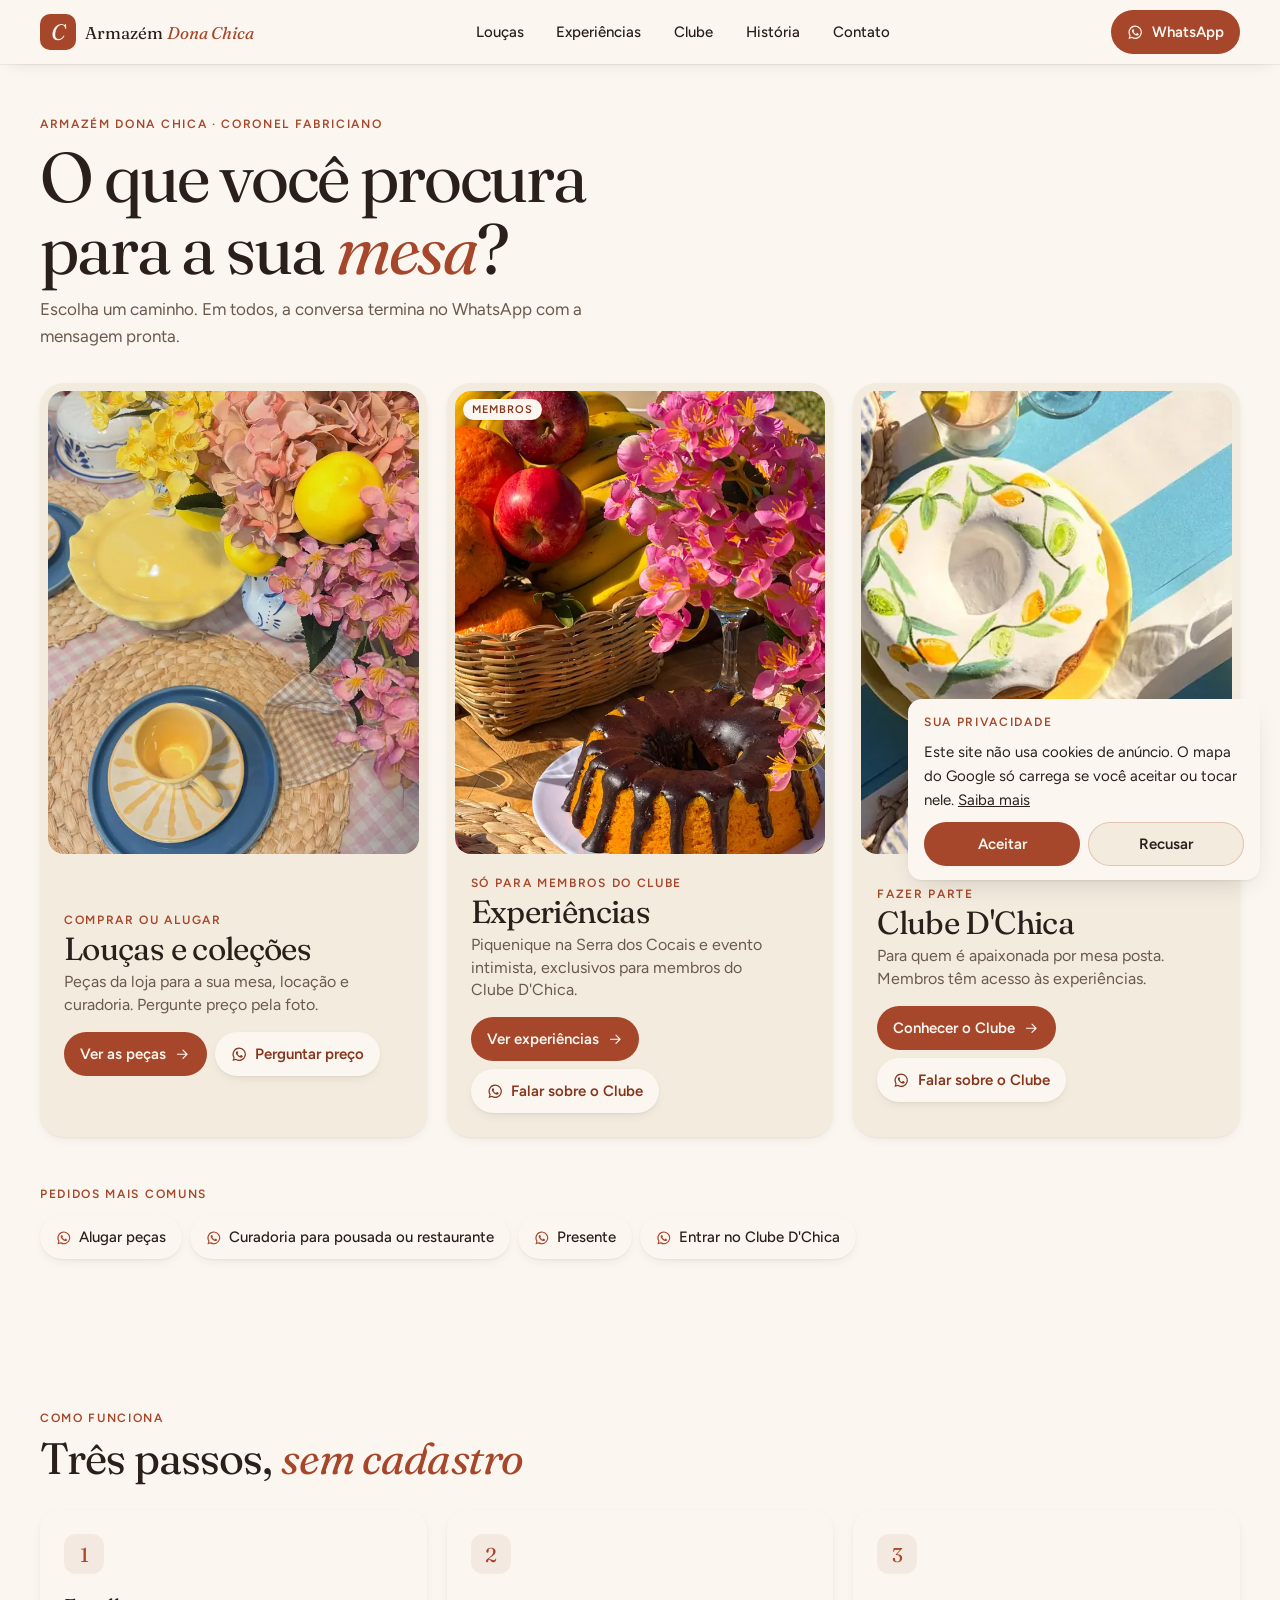
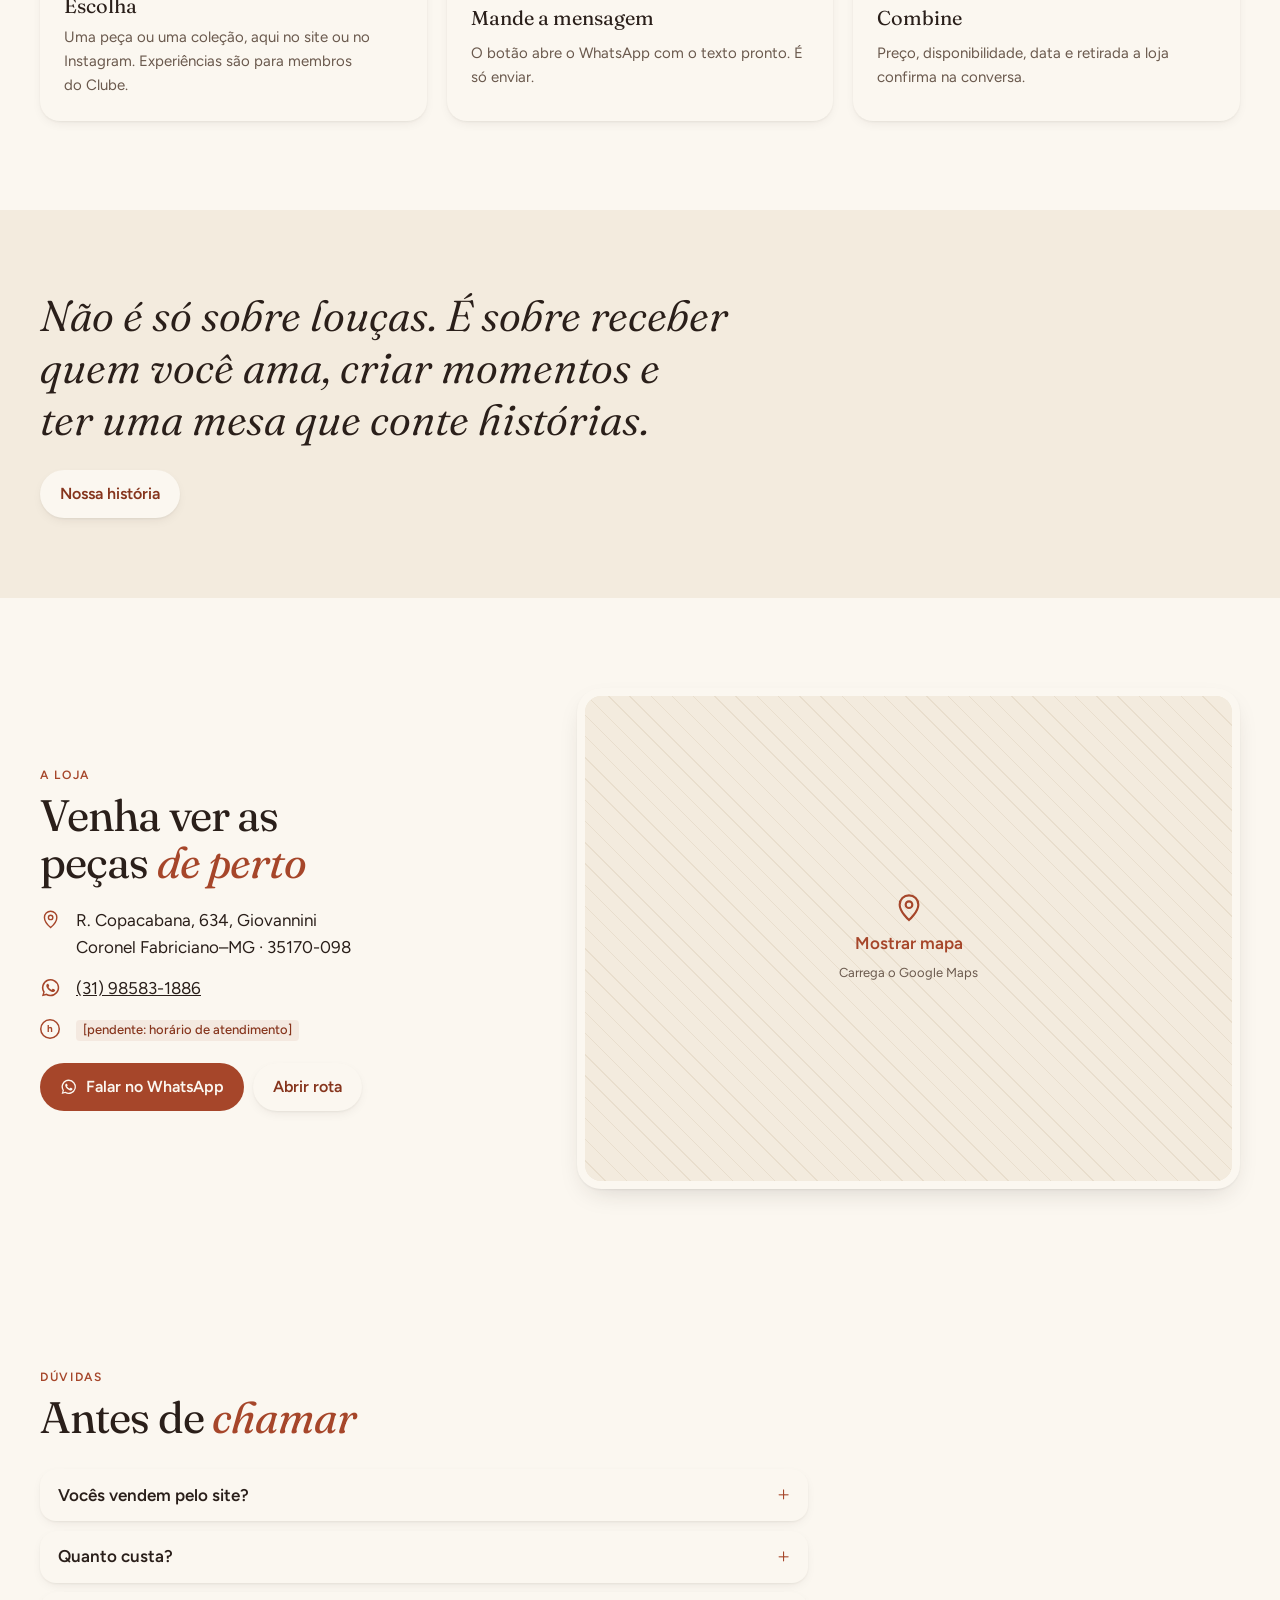
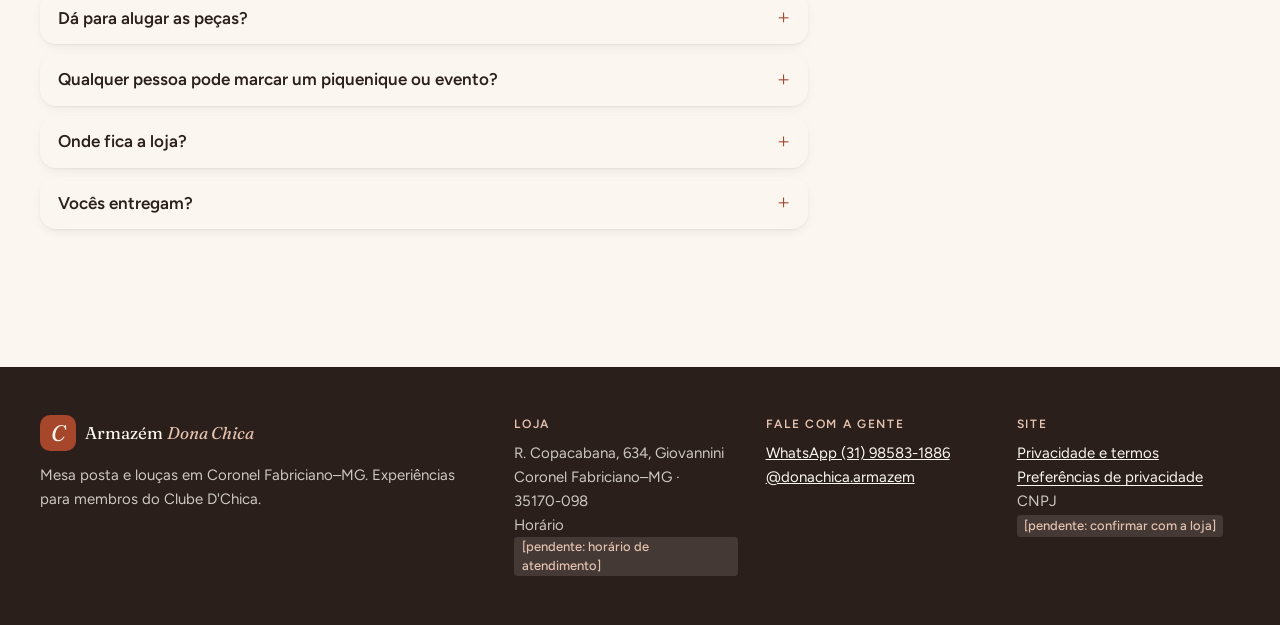
<file: index.html>
<!doctype html>
<html lang="pt-BR">
<head>
<meta charset="utf-8">
<meta name="viewport" content="width=device-width, initial-scale=1">
<title>Armazém Dona Chica · Louças, locação e mesa posta em Coronel Fabriciano</title>
<meta name="description" content="Louças e coleções, locação e curadoria de mesa posta. Piqueniques na Serra dos Cocais e eventos intimistas exclusivos para membros do Clube D'Chica. Atendimento pelo WhatsApp.">
<meta name="robots" content="noindex">
<meta name="theme-color" content="#fbf7f0">
<meta property="og:type" content="website">
<meta property="og:locale" content="pt_BR">
<meta property="og:site_name" content="Armazém Dona Chica">
<meta property="og:title" content="Armazém Dona Chica · Louças, locação e mesa posta em Coronel Fabriciano">
<meta property="og:description" content="Louças e coleções, locação e curadoria de mesa posta. Piqueniques na Serra dos Cocais e eventos intimistas exclusivos para membros do Clube D'Chica. Atendimento pelo WhatsApp.">
<link rel="icon" href="assets/favicon.svg" type="image/svg+xml">
<link rel="preload" href="assets/fonts/fraunces-latin-opsz-normal.woff2" as="font" type="font/woff2" crossorigin>
<link rel="preload" href="assets/fonts/figtree-latin-wght-normal.woff2" as="font" type="font/woff2" crossorigin>
<link rel="stylesheet" href="assets/style.css">
<script type="application/ld+json">{"@context": "https://schema.org", "@type": ["LocalBusiness", "HomeGoodsStore"], "name": "Armazém Dona Chica", "alternateName": "Armazém D'Chica", "description": "Mesa posta, louças e coleções, curadoria e locação de peças em Coronel Fabriciano–MG. Piqueniques na Serra dos Cocais e eventos intimistas exclusivos para membros do Clube D'Chica.", "telephone": "+55 31 98583-1886", "address": {"@type": "PostalAddress", "streetAddress": "R. Copacabana, 634, Giovannini", "addressLocality": "Coronel Fabriciano", "addressRegion": "MG", "postalCode": "35170-098", "addressCountry": "BR"}, "hasMap": "https://www.google.com/maps/search/?api=1&query=R.%20Copacabana%2C%20634%2C%20Giovannini%2C%20Coronel%20Fabriciano%20-%20MG%2C%2035170-098", "areaServed": ["Coronel Fabriciano", "Ipatinga", "Timóteo", "Serra dos Cocais"], "sameAs": ["https://www.instagram.com/donachica.armazem/"]}</script>
</head>
<body>
<a class="pular" href="#conteudo">Pular para o conteúdo</a>
<header class="cab">
<div class="envolve cab-in">
<a class="marca" href="index.html"><span class="marca-s" aria-hidden="true">C</span><span>Armazém <em>Dona Chica</em></span></a>
<nav class="nav" aria-label="Principal"><a href="loucas.html">Louças</a><a href="experiencias.html">Experiências</a><a href="clube.html">Clube</a><a href="historia.html">História</a><a href="contato.html">Contato</a></nav>
<a class="btn btn--p btn--s cab-zap" href="https://wa.me/5531985831886?text=Ol%C3%A1%21%20Vim%20pelo%20site%20do%20Armaz%C3%A9m%20Dona%20Chica."><svg class="ico" viewBox="0 0 24 24" aria-hidden="true" fill="currentColor"><path d="M12 2.2a9.8 9.8 0 0 0-8.4 14.9L2.2 21.8l4.8-1.3A9.8 9.8 0 1 0 12 2.2Zm0 17.8c-1.5 0-3-.4-4.2-1.2l-.3-.2-2.9.8.8-2.8-.2-.3A8 8 0 1 1 12 20Zm4.4-6c-.2-.1-1.4-.7-1.7-.8-.2-.1-.4-.1-.5.1l-.8 1c-.1.2-.3.2-.5.1a6.5 6.5 0 0 1-3.2-2.8c-.2-.4.2-.4.7-1.3.1-.2 0-.3 0-.4l-.8-1.8c-.2-.5-.4-.4-.5-.4h-.5a.9.9 0 0 0-.6.3 2.7 2.7 0 0 0-.9 2c0 1.2.9 2.4 1 2.5.1.2 1.7 2.7 4.2 3.8 1.6.7 2.2.7 3 .6.5-.1 1.4-.6 1.6-1.1.2-.6.2-1 .1-1.1l-.6-.3Z"/></svg><span>WhatsApp</span></a>
<button class="cab-menu" type="button" data-menu aria-expanded="false" aria-controls="menu"><span aria-hidden="true"></span>Menu</button>
</div>
<nav class="gaveta" id="menu" aria-label="Menu">
<div class="envolve gaveta-in"><a href="loucas.html">Louças</a><a href="experiencias.html">Experiências</a><a href="clube.html">Clube</a><a href="historia.html">História</a><a href="contato.html">Contato</a><button type="button" class="gaveta-x" data-menu-fechar>Fechar menu</button></div>
</nav>
</header>
<main id="conteudo">
<section class="abre envolve">
<p class="mini">Armazém Dona Chica · Coronel Fabriciano</p>
<h1>O que você procura para a sua <em>mesa</em>?</h1>
<p class="abre-p">Escolha um caminho. Em todos, a conversa termina no WhatsApp com a mensagem pronta.</p>
</section>
<section class="envolve" aria-label="Escolha seu caminho"><div class="portais"><article class="portal">
<a class="portal-f" href="loucas.html" tabindex="-1" aria-hidden="true"><img src="assets/img/colecao-amarela-azul-640.webp" srcset="assets/img/colecao-amarela-azul-640.webp 640w, assets/img/colecao-amarela-azul-1200.webp 1200w" sizes="(min-width:60rem) 30vw, 45vw" width="640" height="853" alt="Xícara amarela sobre prato azul, com flores e limões ao redor" loading="lazy" decoding="async"></a>
<div class="portal-t">
<p class="mini">Comprar ou alugar</p>
<h2><a href="loucas.html">Louças e coleções</a></h2>
<p class="portal-d">Peças da loja para a sua mesa, locação e curadoria. Pergunte preço pela foto.</p>
<div class="portal-a"><a class="btn btn--p btn--s" href="loucas.html">Ver as peças<svg class="ico" viewBox="0 0 24 24" aria-hidden="true" fill="none" stroke="currentColor" stroke-width="1.6" stroke-linecap="round" stroke-linejoin="round"><path d="M5 12h14M13 6l6 6-6 6"/></svg></a><a class="btn btn--c btn--s" href="https://wa.me/5531985831886?text=Ol%C3%A1%21%20Quero%20saber%20pre%C3%A7o%20e%20disponibilidade%20de%20lou%C3%A7as."><svg class="ico" viewBox="0 0 24 24" aria-hidden="true" fill="currentColor"><path d="M12 2.2a9.8 9.8 0 0 0-8.4 14.9L2.2 21.8l4.8-1.3A9.8 9.8 0 1 0 12 2.2Zm0 17.8c-1.5 0-3-.4-4.2-1.2l-.3-.2-2.9.8.8-2.8-.2-.3A8 8 0 1 1 12 20Zm4.4-6c-.2-.1-1.4-.7-1.7-.8-.2-.1-.4-.1-.5.1l-.8 1c-.1.2-.3.2-.5.1a6.5 6.5 0 0 1-3.2-2.8c-.2-.4.2-.4.7-1.3.1-.2 0-.3 0-.4l-.8-1.8c-.2-.5-.4-.4-.5-.4h-.5a.9.9 0 0 0-.6.3 2.7 2.7 0 0 0-.9 2c0 1.2.9 2.4 1 2.5.1.2 1.7 2.7 4.2 3.8 1.6.7 2.2.7 3 .6.5-.1 1.4-.6 1.6-1.1.2-.6.2-1 .1-1.1l-.6-.3Z"/></svg>Perguntar preço</a></div>
</div>
</article><article class="portal">
<a class="portal-f" href="experiencias.html" tabindex="-1" aria-hidden="true"><img src="assets/img/piquenique-bolo-frutas-flores-640.webp" srcset="assets/img/piquenique-bolo-frutas-flores-640.webp 640w, assets/img/piquenique-bolo-frutas-flores-1200.webp 1200w" sizes="(min-width:60rem) 30vw, 45vw" width="640" height="853" alt="Mesa de piquenique ao sol com bolo de chocolate, cesta de frutas e flores" loading="lazy" decoding="async"><span class="portal-selo">Membros</span></a>
<div class="portal-t">
<p class="mini">Só para membros do Clube</p>
<h2><a href="experiencias.html">Experiências</a></h2>
<p class="portal-d">Piquenique na Serra dos Cocais e evento intimista, exclusivos para membros do Clube D'Chica.</p>
<div class="portal-a"><a class="btn btn--p btn--s" href="experiencias.html">Ver experiências<svg class="ico" viewBox="0 0 24 24" aria-hidden="true" fill="none" stroke="currentColor" stroke-width="1.6" stroke-linecap="round" stroke-linejoin="round"><path d="M5 12h14M13 6l6 6-6 6"/></svg></a><a class="btn btn--c btn--s" href="https://wa.me/5531985831886?text=Ol%C3%A1%21%20Quero%20saber%20como%20entrar%20no%20Clube%20D%27Chica%20e%20participar%20das%20experi%C3%AAncias."><svg class="ico" viewBox="0 0 24 24" aria-hidden="true" fill="currentColor"><path d="M12 2.2a9.8 9.8 0 0 0-8.4 14.9L2.2 21.8l4.8-1.3A9.8 9.8 0 1 0 12 2.2Zm0 17.8c-1.5 0-3-.4-4.2-1.2l-.3-.2-2.9.8.8-2.8-.2-.3A8 8 0 1 1 12 20Zm4.4-6c-.2-.1-1.4-.7-1.7-.8-.2-.1-.4-.1-.5.1l-.8 1c-.1.2-.3.2-.5.1a6.5 6.5 0 0 1-3.2-2.8c-.2-.4.2-.4.7-1.3.1-.2 0-.3 0-.4l-.8-1.8c-.2-.5-.4-.4-.5-.4h-.5a.9.9 0 0 0-.6.3 2.7 2.7 0 0 0-.9 2c0 1.2.9 2.4 1 2.5.1.2 1.7 2.7 4.2 3.8 1.6.7 2.2.7 3 .6.5-.1 1.4-.6 1.6-1.1.2-.6.2-1 .1-1.1l-.6-.3Z"/></svg>Falar sobre o Clube</a></div>
</div>
</article><article class="portal">
<a class="portal-f" href="clube.html" tabindex="-1" aria-hidden="true"><img src="assets/img/mesa-posta-listras-azuis-640.webp" srcset="assets/img/mesa-posta-listras-azuis-640.webp 640w, assets/img/mesa-posta-listras-azuis-1200.webp 1200w" sizes="(min-width:60rem) 30vw, 45vw" width="640" height="480" alt="Mesa posta vista de cima, toalha listrada azul e branca, sousplat de palha e bolo pintado à mão" loading="lazy" decoding="async"></a>
<div class="portal-t">
<p class="mini">Fazer parte</p>
<h2><a href="clube.html">Clube D'Chica</a></h2>
<p class="portal-d">Para quem é apaixonada por mesa posta. Membros têm acesso às experiências.</p>
<div class="portal-a"><a class="btn btn--p btn--s" href="clube.html">Conhecer o Clube<svg class="ico" viewBox="0 0 24 24" aria-hidden="true" fill="none" stroke="currentColor" stroke-width="1.6" stroke-linecap="round" stroke-linejoin="round"><path d="M5 12h14M13 6l6 6-6 6"/></svg></a><a class="btn btn--c btn--s" href="https://wa.me/5531985831886?text=Ol%C3%A1%21%20Quero%20saber%20do%20Clube%20D%27Chica."><svg class="ico" viewBox="0 0 24 24" aria-hidden="true" fill="currentColor"><path d="M12 2.2a9.8 9.8 0 0 0-8.4 14.9L2.2 21.8l4.8-1.3A9.8 9.8 0 1 0 12 2.2Zm0 17.8c-1.5 0-3-.4-4.2-1.2l-.3-.2-2.9.8.8-2.8-.2-.3A8 8 0 1 1 12 20Zm4.4-6c-.2-.1-1.4-.7-1.7-.8-.2-.1-.4-.1-.5.1l-.8 1c-.1.2-.3.2-.5.1a6.5 6.5 0 0 1-3.2-2.8c-.2-.4.2-.4.7-1.3.1-.2 0-.3 0-.4l-.8-1.8c-.2-.5-.4-.4-.5-.4h-.5a.9.9 0 0 0-.6.3 2.7 2.7 0 0 0-.9 2c0 1.2.9 2.4 1 2.5.1.2 1.7 2.7 4.2 3.8 1.6.7 2.2.7 3 .6.5-.1 1.4-.6 1.6-1.1.2-.6.2-1 .1-1.1l-.6-.3Z"/></svg>Falar sobre o Clube</a></div>
</div>
</article></div></section>
<section class="secao-c envolve">
<p class="mini">Pedidos mais comuns</p>
<div class="chips"><a class="chip" href="https://wa.me/5531985831886?text=Ol%C3%A1%21%20Quero%20saber%20sobre%20a%20loca%C3%A7%C3%A3o%20de%20pe%C3%A7as."><svg class="ico" viewBox="0 0 24 24" aria-hidden="true" fill="currentColor"><path d="M12 2.2a9.8 9.8 0 0 0-8.4 14.9L2.2 21.8l4.8-1.3A9.8 9.8 0 1 0 12 2.2Zm0 17.8c-1.5 0-3-.4-4.2-1.2l-.3-.2-2.9.8.8-2.8-.2-.3A8 8 0 1 1 12 20Zm4.4-6c-.2-.1-1.4-.7-1.7-.8-.2-.1-.4-.1-.5.1l-.8 1c-.1.2-.3.2-.5.1a6.5 6.5 0 0 1-3.2-2.8c-.2-.4.2-.4.7-1.3.1-.2 0-.3 0-.4l-.8-1.8c-.2-.5-.4-.4-.5-.4h-.5a.9.9 0 0 0-.6.3 2.7 2.7 0 0 0-.9 2c0 1.2.9 2.4 1 2.5.1.2 1.7 2.7 4.2 3.8 1.6.7 2.2.7 3 .6.5-.1 1.4-.6 1.6-1.1.2-.6.2-1 .1-1.1l-.6-.3Z"/></svg>Alugar peças</a><a class="chip" href="https://wa.me/5531985831886?text=Ol%C3%A1%21%20Quero%20saber%20sobre%20a%20curadoria%20de%20lou%C3%A7as%20para%20o%20meu%20espa%C3%A7o."><svg class="ico" viewBox="0 0 24 24" aria-hidden="true" fill="currentColor"><path d="M12 2.2a9.8 9.8 0 0 0-8.4 14.9L2.2 21.8l4.8-1.3A9.8 9.8 0 1 0 12 2.2Zm0 17.8c-1.5 0-3-.4-4.2-1.2l-.3-.2-2.9.8.8-2.8-.2-.3A8 8 0 1 1 12 20Zm4.4-6c-.2-.1-1.4-.7-1.7-.8-.2-.1-.4-.1-.5.1l-.8 1c-.1.2-.3.2-.5.1a6.5 6.5 0 0 1-3.2-2.8c-.2-.4.2-.4.7-1.3.1-.2 0-.3 0-.4l-.8-1.8c-.2-.5-.4-.4-.5-.4h-.5a.9.9 0 0 0-.6.3 2.7 2.7 0 0 0-.9 2c0 1.2.9 2.4 1 2.5.1.2 1.7 2.7 4.2 3.8 1.6.7 2.2.7 3 .6.5-.1 1.4-.6 1.6-1.1.2-.6.2-1 .1-1.1l-.6-.3Z"/></svg>Curadoria para pousada ou restaurante</a><a class="chip" href="https://wa.me/5531985831886?text=Ol%C3%A1%21%20Estou%20procurando%20uma%20pe%C3%A7a%20para%20presente."><svg class="ico" viewBox="0 0 24 24" aria-hidden="true" fill="currentColor"><path d="M12 2.2a9.8 9.8 0 0 0-8.4 14.9L2.2 21.8l4.8-1.3A9.8 9.8 0 1 0 12 2.2Zm0 17.8c-1.5 0-3-.4-4.2-1.2l-.3-.2-2.9.8.8-2.8-.2-.3A8 8 0 1 1 12 20Zm4.4-6c-.2-.1-1.4-.7-1.7-.8-.2-.1-.4-.1-.5.1l-.8 1c-.1.2-.3.2-.5.1a6.5 6.5 0 0 1-3.2-2.8c-.2-.4.2-.4.7-1.3.1-.2 0-.3 0-.4l-.8-1.8c-.2-.5-.4-.4-.5-.4h-.5a.9.9 0 0 0-.6.3 2.7 2.7 0 0 0-.9 2c0 1.2.9 2.4 1 2.5.1.2 1.7 2.7 4.2 3.8 1.6.7 2.2.7 3 .6.5-.1 1.4-.6 1.6-1.1.2-.6.2-1 .1-1.1l-.6-.3Z"/></svg>Presente</a><a class="chip" href="https://wa.me/5531985831886?text=Ol%C3%A1%21%20Quero%20saber%20como%20entrar%20no%20Clube%20D%27Chica%20e%20participar%20das%20experi%C3%AAncias."><svg class="ico" viewBox="0 0 24 24" aria-hidden="true" fill="currentColor"><path d="M12 2.2a9.8 9.8 0 0 0-8.4 14.9L2.2 21.8l4.8-1.3A9.8 9.8 0 1 0 12 2.2Zm0 17.8c-1.5 0-3-.4-4.2-1.2l-.3-.2-2.9.8.8-2.8-.2-.3A8 8 0 1 1 12 20Zm4.4-6c-.2-.1-1.4-.7-1.7-.8-.2-.1-.4-.1-.5.1l-.8 1c-.1.2-.3.2-.5.1a6.5 6.5 0 0 1-3.2-2.8c-.2-.4.2-.4.7-1.3.1-.2 0-.3 0-.4l-.8-1.8c-.2-.5-.4-.4-.5-.4h-.5a.9.9 0 0 0-.6.3 2.7 2.7 0 0 0-.9 2c0 1.2.9 2.4 1 2.5.1.2 1.7 2.7 4.2 3.8 1.6.7 2.2.7 3 .6.5-.1 1.4-.6 1.6-1.1.2-.6.2-1 .1-1.1l-.6-.3Z"/></svg>Entrar no Clube D'Chica</a></div>
</section>
<section class="secao envolve">
<div class="cab-sec"><p class="mini">Como funciona</p><h2>Três passos, <em>sem cadastro</em></h2></div>
<ol class="passos">
<li><span class="passo-n tabnum">1</span><h3>Escolha</h3><p>Uma peça ou uma coleção, aqui no site ou no Instagram. Experiências são para membros do Clube.</p></li>
<li><span class="passo-n tabnum">2</span><h3>Mande a mensagem</h3><p>O botão abre o WhatsApp com o texto pronto. É só enviar.</p></li>
<li><span class="passo-n tabnum">3</span><h3>Combine</h3><p>Preço, disponibilidade, data e retirada a loja confirma na conversa.</p></li>
</ol>
</section>
<section class="faixa">
<div class="envolve faixa-in">
<blockquote><p>Não é só sobre louças. É sobre receber quem você ama, criar momentos e ter uma mesa que conte histórias.</p></blockquote>
<a class="btn btn--c" href="historia.html">Nossa história</a>
</div>
</section>
<section class="secao envolve loja">
<div class="loja-t">
<p class="mini">A loja</p>
<h2>Venha ver as peças <em>de perto</em></h2>
<ul class="loja-l">
<li><svg class="ico" viewBox="0 0 24 24" aria-hidden="true" fill="none" stroke="currentColor" stroke-width="1.6"><path d="M12 21s-7-6.2-7-11.5a7 7 0 0 1 14 0C19 14.8 12 21 12 21Z"/><circle cx="12" cy="9.5" r="2.5"/></svg><span>R. Copacabana, 634, Giovannini<br>Coronel Fabriciano–MG · 35170-098</span></li>
<li><svg class="ico" viewBox="0 0 24 24" aria-hidden="true" fill="currentColor"><path d="M12 2.2a9.8 9.8 0 0 0-8.4 14.9L2.2 21.8l4.8-1.3A9.8 9.8 0 1 0 12 2.2Zm0 17.8c-1.5 0-3-.4-4.2-1.2l-.3-.2-2.9.8.8-2.8-.2-.3A8 8 0 1 1 12 20Zm4.4-6c-.2-.1-1.4-.7-1.7-.8-.2-.1-.4-.1-.5.1l-.8 1c-.1.2-.3.2-.5.1a6.5 6.5 0 0 1-3.2-2.8c-.2-.4.2-.4.7-1.3.1-.2 0-.3 0-.4l-.8-1.8c-.2-.5-.4-.4-.5-.4h-.5a.9.9 0 0 0-.6.3 2.7 2.7 0 0 0-.9 2c0 1.2.9 2.4 1 2.5.1.2 1.7 2.7 4.2 3.8 1.6.7 2.2.7 3 .6.5-.1 1.4-.6 1.6-1.1.2-.6.2-1 .1-1.1l-.6-.3Z"/></svg><span><a href="https://wa.me/5531985831886?text=Ol%C3%A1%21%20Vim%20pelo%20site%20do%20Armaz%C3%A9m%20Dona%20Chica.">(31) 98583-1886</a></span></li>
<li><span class="ico-t" aria-hidden="true">h</span><span><span class="pend">[pendente: horário de atendimento]</span></span></li>
</ul>
<div class="acoes"><a class="btn btn--p" href="https://wa.me/5531985831886?text=Ol%C3%A1%21%20Vim%20pelo%20site%20do%20Armaz%C3%A9m%20Dona%20Chica."><svg class="ico" viewBox="0 0 24 24" aria-hidden="true" fill="currentColor"><path d="M12 2.2a9.8 9.8 0 0 0-8.4 14.9L2.2 21.8l4.8-1.3A9.8 9.8 0 1 0 12 2.2Zm0 17.8c-1.5 0-3-.4-4.2-1.2l-.3-.2-2.9.8.8-2.8-.2-.3A8 8 0 1 1 12 20Zm4.4-6c-.2-.1-1.4-.7-1.7-.8-.2-.1-.4-.1-.5.1l-.8 1c-.1.2-.3.2-.5.1a6.5 6.5 0 0 1-3.2-2.8c-.2-.4.2-.4.7-1.3.1-.2 0-.3 0-.4l-.8-1.8c-.2-.5-.4-.4-.5-.4h-.5a.9.9 0 0 0-.6.3 2.7 2.7 0 0 0-.9 2c0 1.2.9 2.4 1 2.5.1.2 1.7 2.7 4.2 3.8 1.6.7 2.2.7 3 .6.5-.1 1.4-.6 1.6-1.1.2-.6.2-1 .1-1.1l-.6-.3Z"/></svg>Falar no WhatsApp</a><a class="btn btn--c" href="https://www.google.com/maps/search/?api=1&query=R.%20Copacabana%2C%20634%2C%20Giovannini%2C%20Coronel%20Fabriciano%20-%20MG%2C%2035170-098" rel="noopener">Abrir rota</a></div>
</div>
<div class="loja-m"><div class="mapa" data-mapa="https://maps.google.com/maps?q=R.%20Copacabana%2C%20634%2C%20Giovannini%2C%20Coronel%20Fabriciano%20-%20MG%2C%2035170-098&z=16&output=embed">
<button type="button" class="mapa-btn" data-mapa-btn><svg class="ico" viewBox="0 0 24 24" aria-hidden="true" fill="none" stroke="currentColor" stroke-width="1.6"><path d="M12 21s-7-6.2-7-11.5a7 7 0 0 1 14 0C19 14.8 12 21 12 21Z"/><circle cx="12" cy="9.5" r="2.5"/></svg><span>Mostrar mapa</span><small>Carrega o Google Maps</small></button>
</div></div>
</section>
<section class="secao envolve">
<div class="cab-sec"><p class="mini">Dúvidas</p><h2>Antes de <em>chamar</em></h2></div>
<div class="faq"><details><summary>Vocês vendem pelo site?</summary><div>Ainda não. O site mostra as peças e as experiências; a compra e a reserva são combinadas pelo WhatsApp ou na loja.</div></details><details><summary>Quanto custa?</summary><div>Preços de peças e de locação são informados pela loja na conversa. <span class="pend">[pendente: tabela de preços]</span></div></details><details><summary>Dá para alugar as peças?</summary><div>Sim, parte do acervo sai para locação. Pergunte pelas peças que você viu.</div></details><details><summary>Qualquer pessoa pode marcar um piquenique ou evento?</summary><div>Não. As experiências são exclusivas para membros do Clube D'Chica. Para saber como entrar, fale com a loja pelo WhatsApp.</div></details><details><summary>Onde fica a loja?</summary><div>R. Copacabana, 634, Giovannini, Coronel Fabriciano–MG. Antes de vir, confirme o horário pelo WhatsApp. <span class="pend">[pendente: horário de atendimento]</span></div></details><details><summary>Vocês entregam?</summary><div><span class="pend">[pendente: confirmar se a loja entrega e para quais cidades]</span></div></details></div>
</section></main>
<footer class="rod">
<div class="envolve rod-in">
<div class="rod-a">
<p class="marca"><span class="marca-s" aria-hidden="true">C</span><span>Armazém <em>Dona Chica</em></span></p>
<p>Mesa posta e louças em Coronel Fabriciano–MG. Experiências para membros do Clube D'Chica.</p>
</div>
<div><p class="mini">Loja</p><p>R. Copacabana, 634, Giovannini<br>Coronel Fabriciano–MG · 35170-098<br>Horário <span class="pend">[pendente: horário de atendimento]</span></p></div>
<div><p class="mini">Fale com a gente</p><p><a href="https://wa.me/5531985831886?text=Ol%C3%A1%21%20Vim%20pelo%20site%20do%20Armaz%C3%A9m%20Dona%20Chica.">WhatsApp (31) 98583-1886</a><br><a href="https://www.instagram.com/donachica.armazem/" rel="noopener">@donachica.armazem</a></p></div>
<div><p class="mini">Site</p><p><a href="privacidade.html">Privacidade e termos</a><br><button type="button" class="link" data-abrir-consent>Preferências de privacidade</button><br>CNPJ <span class="pend">[pendente: confirmar com a loja]</span></p></div>
</div>
</footer>
<div class="barra" role="navigation" aria-label="Ações rápidas">
<a class="btn btn--p" href="https://wa.me/5531985831886?text=Ol%C3%A1%21%20Vim%20pelo%20site%20do%20Armaz%C3%A9m%20Dona%20Chica."><svg class="ico" viewBox="0 0 24 24" aria-hidden="true" fill="currentColor"><path d="M12 2.2a9.8 9.8 0 0 0-8.4 14.9L2.2 21.8l4.8-1.3A9.8 9.8 0 1 0 12 2.2Zm0 17.8c-1.5 0-3-.4-4.2-1.2l-.3-.2-2.9.8.8-2.8-.2-.3A8 8 0 1 1 12 20Zm4.4-6c-.2-.1-1.4-.7-1.7-.8-.2-.1-.4-.1-.5.1l-.8 1c-.1.2-.3.2-.5.1a6.5 6.5 0 0 1-3.2-2.8c-.2-.4.2-.4.7-1.3.1-.2 0-.3 0-.4l-.8-1.8c-.2-.5-.4-.4-.5-.4h-.5a.9.9 0 0 0-.6.3 2.7 2.7 0 0 0-.9 2c0 1.2.9 2.4 1 2.5.1.2 1.7 2.7 4.2 3.8 1.6.7 2.2.7 3 .6.5-.1 1.4-.6 1.6-1.1.2-.6.2-1 .1-1.1l-.6-.3Z"/></svg>WhatsApp</a>
<a class="btn btn--c" href="https://www.google.com/maps/search/?api=1&query=R.%20Copacabana%2C%20634%2C%20Giovannini%2C%20Coronel%20Fabriciano%20-%20MG%2C%2035170-098" rel="noopener"><svg class="ico" viewBox="0 0 24 24" aria-hidden="true" fill="none" stroke="currentColor" stroke-width="1.6"><path d="M12 21s-7-6.2-7-11.5a7 7 0 0 1 14 0C19 14.8 12 21 12 21Z"/><circle cx="12" cy="9.5" r="2.5"/></svg>Como chegar</a>
</div>
<div class="consent" id="consent" role="dialog" aria-labelledby="consent-t" hidden>
<p id="consent-t" class="consent-t">Sua privacidade</p>
<p class="consent-x">Este site não usa cookies de anúncio. O mapa do Google só carrega se você aceitar ou tocar nele. <a href="privacidade.html">Saiba mais</a></p>
<div class="consent-b"><button type="button" data-consent="sim">Aceitar</button><button type="button" data-consent="nao">Recusar</button></div>
</div>
<script src="assets/site.js" defer></script>
</body>
</html>
</file>
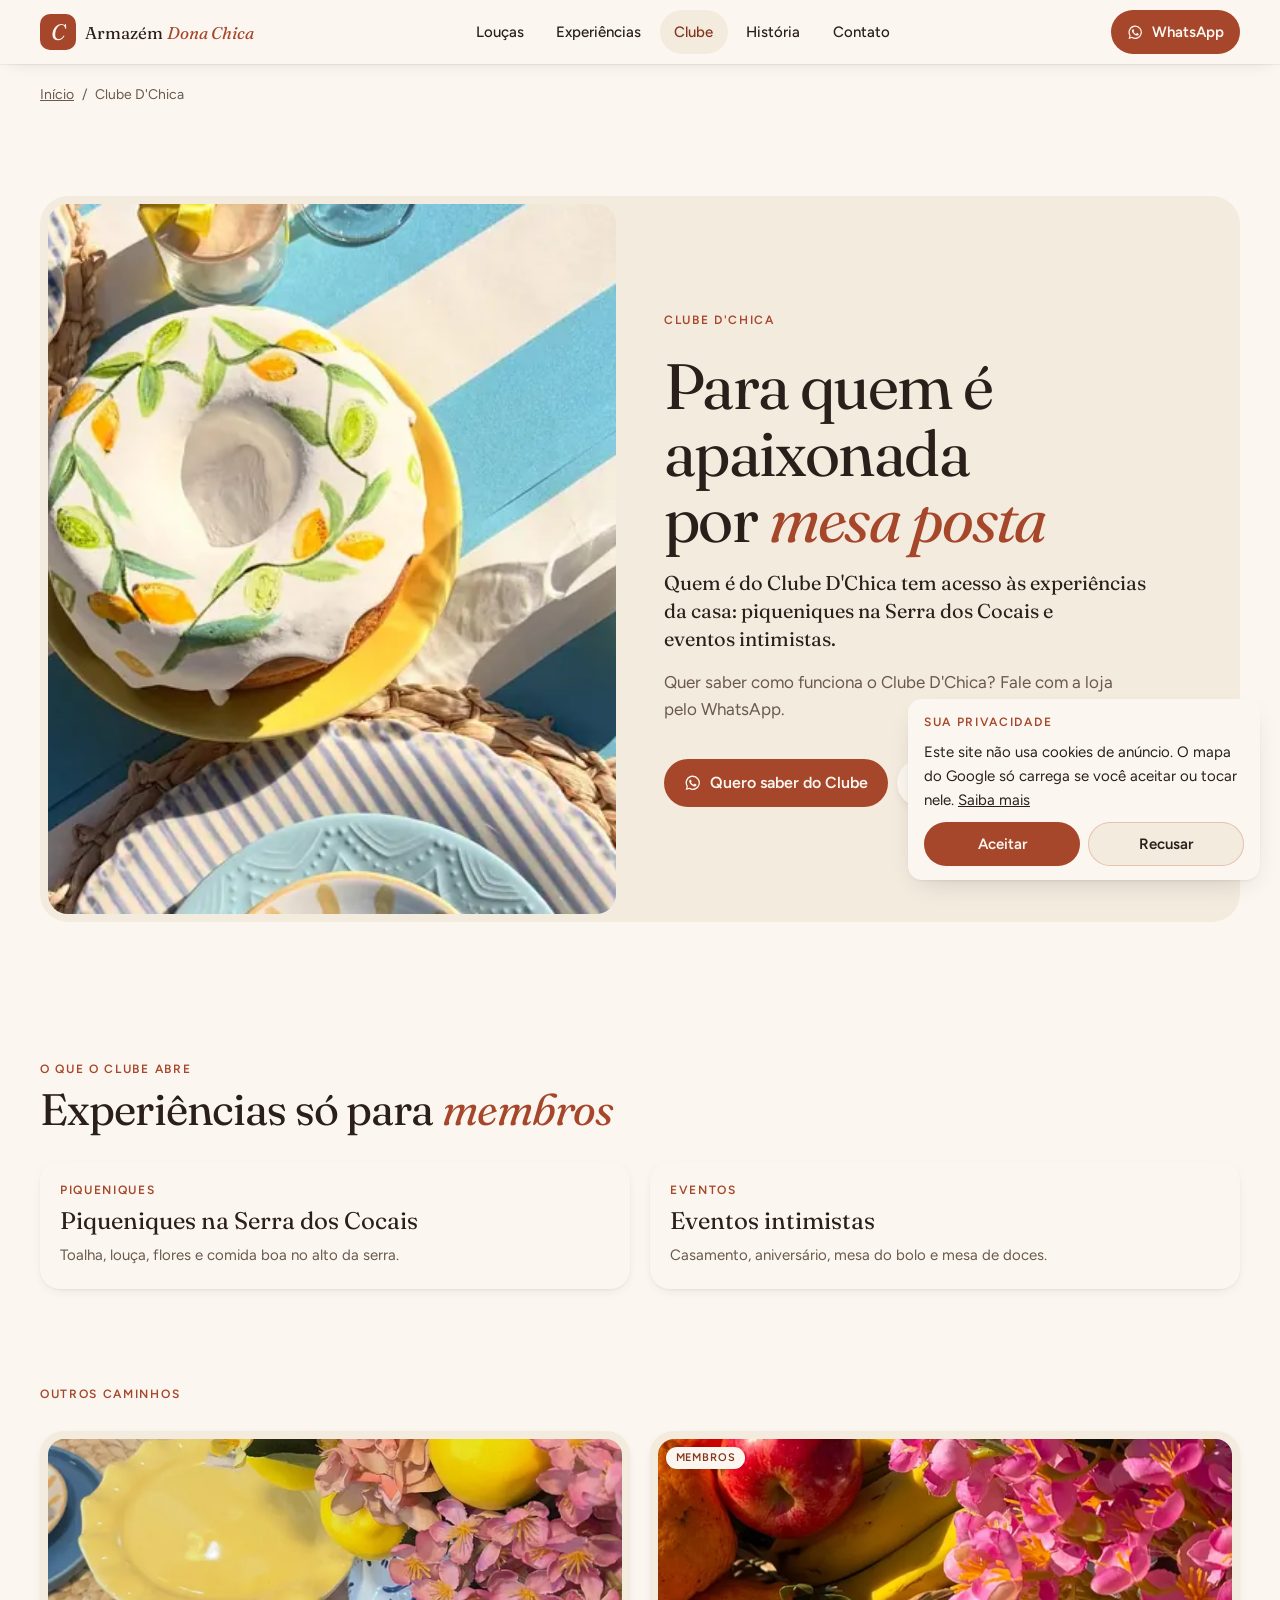
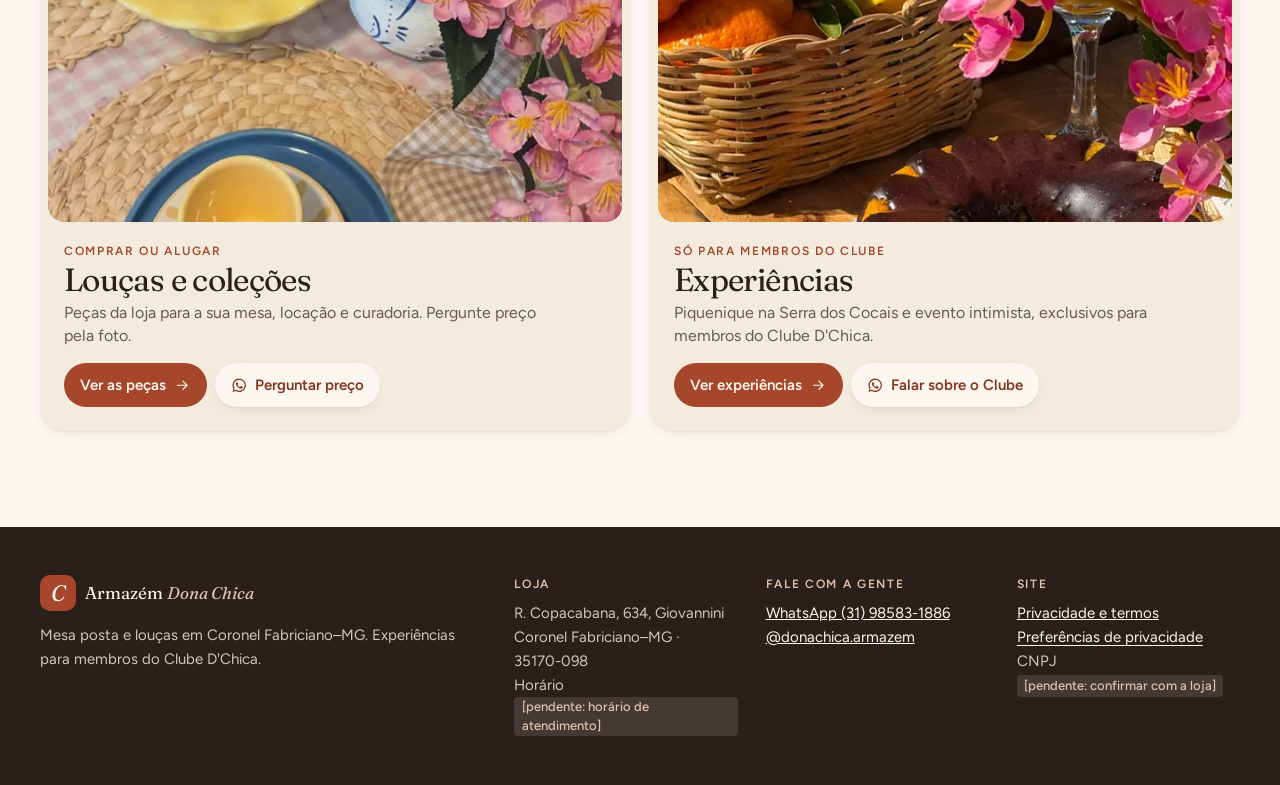
<file: clube.html>
<!doctype html>
<html lang="pt-BR">
<head>
<meta charset="utf-8">
<meta name="viewport" content="width=device-width, initial-scale=1">
<title>Clube D'Chica · Armazém Dona Chica</title>
<meta name="description" content="Clube D'Chica: para quem é apaixonada por mesa posta. Membros têm acesso aos piqueniques na Serra dos Cocais e aos eventos intimistas. Fale com a loja pelo WhatsApp.">
<meta name="robots" content="noindex">
<meta name="theme-color" content="#fbf7f0">
<meta property="og:type" content="website">
<meta property="og:locale" content="pt_BR">
<meta property="og:site_name" content="Armazém Dona Chica">
<meta property="og:title" content="Clube D'Chica · Armazém Dona Chica">
<meta property="og:description" content="Clube D'Chica: para quem é apaixonada por mesa posta. Membros têm acesso aos piqueniques na Serra dos Cocais e aos eventos intimistas. Fale com a loja pelo WhatsApp.">
<link rel="icon" href="assets/favicon.svg" type="image/svg+xml">
<link rel="preload" href="assets/fonts/fraunces-latin-opsz-normal.woff2" as="font" type="font/woff2" crossorigin>
<link rel="preload" href="assets/fonts/figtree-latin-wght-normal.woff2" as="font" type="font/woff2" crossorigin>
<link rel="stylesheet" href="assets/style.css">
<script type="application/ld+json">{"@context": "https://schema.org", "@type": ["LocalBusiness", "HomeGoodsStore"], "name": "Armazém Dona Chica", "alternateName": "Armazém D'Chica", "description": "Mesa posta, louças e coleções, curadoria e locação de peças em Coronel Fabriciano–MG. Piqueniques na Serra dos Cocais e eventos intimistas exclusivos para membros do Clube D'Chica.", "telephone": "+55 31 98583-1886", "address": {"@type": "PostalAddress", "streetAddress": "R. Copacabana, 634, Giovannini", "addressLocality": "Coronel Fabriciano", "addressRegion": "MG", "postalCode": "35170-098", "addressCountry": "BR"}, "hasMap": "https://www.google.com/maps/search/?api=1&query=R.%20Copacabana%2C%20634%2C%20Giovannini%2C%20Coronel%20Fabriciano%20-%20MG%2C%2035170-098", "areaServed": ["Coronel Fabriciano", "Ipatinga", "Timóteo", "Serra dos Cocais"], "sameAs": ["https://www.instagram.com/donachica.armazem/"]}</script>
</head>
<body>
<a class="pular" href="#conteudo">Pular para o conteúdo</a>
<header class="cab">
<div class="envolve cab-in">
<a class="marca" href="index.html"><span class="marca-s" aria-hidden="true">C</span><span>Armazém <em>Dona Chica</em></span></a>
<nav class="nav" aria-label="Principal"><a href="loucas.html">Louças</a><a href="experiencias.html">Experiências</a><a href="clube.html" aria-current="page">Clube</a><a href="historia.html">História</a><a href="contato.html">Contato</a></nav>
<a class="btn btn--p btn--s cab-zap" href="https://wa.me/5531985831886?text=Ol%C3%A1%21%20Vim%20pelo%20site%20do%20Armaz%C3%A9m%20Dona%20Chica."><svg class="ico" viewBox="0 0 24 24" aria-hidden="true" fill="currentColor"><path d="M12 2.2a9.8 9.8 0 0 0-8.4 14.9L2.2 21.8l4.8-1.3A9.8 9.8 0 1 0 12 2.2Zm0 17.8c-1.5 0-3-.4-4.2-1.2l-.3-.2-2.9.8.8-2.8-.2-.3A8 8 0 1 1 12 20Zm4.4-6c-.2-.1-1.4-.7-1.7-.8-.2-.1-.4-.1-.5.1l-.8 1c-.1.2-.3.2-.5.1a6.5 6.5 0 0 1-3.2-2.8c-.2-.4.2-.4.7-1.3.1-.2 0-.3 0-.4l-.8-1.8c-.2-.5-.4-.4-.5-.4h-.5a.9.9 0 0 0-.6.3 2.7 2.7 0 0 0-.9 2c0 1.2.9 2.4 1 2.5.1.2 1.7 2.7 4.2 3.8 1.6.7 2.2.7 3 .6.5-.1 1.4-.6 1.6-1.1.2-.6.2-1 .1-1.1l-.6-.3Z"/></svg><span>WhatsApp</span></a>
<button class="cab-menu" type="button" data-menu aria-expanded="false" aria-controls="menu"><span aria-hidden="true"></span>Menu</button>
</div>
<nav class="gaveta" id="menu" aria-label="Menu">
<div class="envolve gaveta-in"><a href="loucas.html">Louças</a><a href="experiencias.html">Experiências</a><a href="clube.html" aria-current="page">Clube</a><a href="historia.html">História</a><a href="contato.html">Contato</a><button type="button" class="gaveta-x" data-menu-fechar>Fechar menu</button></div>
</nav>
</header>
<main id="conteudo"><nav class="trilha envolve" aria-label="Você está em"><a href="index.html">Início</a><span aria-hidden="true">/</span><span aria-current="page">Clube D'Chica</span></nav>
<section class="secao envolve clube">
<div class="clube-c">
<div class="clube-f"><img src="assets/img/mesa-posta-listras-azuis-640.webp" srcset="assets/img/mesa-posta-listras-azuis-640.webp 640w, assets/img/mesa-posta-listras-azuis-1200.webp 1200w" sizes="(min-width:60rem) 40vw, 92vw" width="640" height="480" alt="Mesa posta vista de cima, toalha listrada azul e branca, sousplat de palha e bolo pintado à mão" loading="lazy" decoding="async"></div>
<div class="clube-t">
<p class="mini">Clube D'Chica</p>
<h1>Para quem é apaixonada por <em>mesa posta</em></h1>
<p class="clube-acesso">Quem é do Clube D'Chica tem acesso às experiências da casa: piqueniques na Serra dos Cocais e eventos intimistas.</p>
<p class="abre-p">Quer saber como funciona o Clube D'Chica? Fale com a loja pelo WhatsApp.</p>
<div class="acoes"><a class="btn btn--p" href="https://wa.me/5531985831886?text=Ol%C3%A1%21%20Quero%20saber%20do%20Clube%20D%27Chica."><svg class="ico" viewBox="0 0 24 24" aria-hidden="true" fill="currentColor"><path d="M12 2.2a9.8 9.8 0 0 0-8.4 14.9L2.2 21.8l4.8-1.3A9.8 9.8 0 1 0 12 2.2Zm0 17.8c-1.5 0-3-.4-4.2-1.2l-.3-.2-2.9.8.8-2.8-.2-.3A8 8 0 1 1 12 20Zm4.4-6c-.2-.1-1.4-.7-1.7-.8-.2-.1-.4-.1-.5.1l-.8 1c-.1.2-.3.2-.5.1a6.5 6.5 0 0 1-3.2-2.8c-.2-.4.2-.4.7-1.3.1-.2 0-.3 0-.4l-.8-1.8c-.2-.5-.4-.4-.5-.4h-.5a.9.9 0 0 0-.6.3 2.7 2.7 0 0 0-.9 2c0 1.2.9 2.4 1 2.5.1.2 1.7 2.7 4.2 3.8 1.6.7 2.2.7 3 .6.5-.1 1.4-.6 1.6-1.1.2-.6.2-1 .1-1.1l-.6-.3Z"/></svg>Quero saber do Clube</a><a class="btn btn--c" href="https://wa.me/5531985831886?text=Ol%C3%A1%21%20Sou%20membro%20do%20Clube%20D%27Chica%20e%20quero%20conversar%20sobre%20uma%20experi%C3%AAncia.">Já sou membro</a></div>
</div>
</div>
</section>
<section class="secao-c envolve">
<div class="cab-sec"><p class="mini">O que o Clube abre</p><h2>Experiências só para <em>membros</em></h2></div>
<div class="servs"><a class="serv serv--link" href="experiencias.html#piqueniques"><p class="mini">Piqueniques</p><h3>Piqueniques na Serra dos Cocais</h3><p>Toalha, louça, flores e comida boa no alto da serra.</p></a><a class="serv serv--link" href="experiencias.html#eventos"><p class="mini">Eventos</p><h3>Eventos intimistas</h3><p>Casamento, aniversário, mesa do bolo e mesa de doces.</p></a></div>
</section>
<section class="secao-c envolve"><div class="cab-sec"><p class="mini">Outros caminhos</p></div><div class="portais portais--2"><article class="portal">
<a class="portal-f" href="loucas.html" tabindex="-1" aria-hidden="true"><img src="assets/img/colecao-amarela-azul-640.webp" srcset="assets/img/colecao-amarela-azul-640.webp 640w, assets/img/colecao-amarela-azul-1200.webp 1200w" sizes="(min-width:60rem) 30vw, 45vw" width="640" height="853" alt="Xícara amarela sobre prato azul, com flores e limões ao redor" loading="lazy" decoding="async"></a>
<div class="portal-t">
<p class="mini">Comprar ou alugar</p>
<h2><a href="loucas.html">Louças e coleções</a></h2>
<p class="portal-d">Peças da loja para a sua mesa, locação e curadoria. Pergunte preço pela foto.</p>
<div class="portal-a"><a class="btn btn--p btn--s" href="loucas.html">Ver as peças<svg class="ico" viewBox="0 0 24 24" aria-hidden="true" fill="none" stroke="currentColor" stroke-width="1.6" stroke-linecap="round" stroke-linejoin="round"><path d="M5 12h14M13 6l6 6-6 6"/></svg></a><a class="btn btn--c btn--s" href="https://wa.me/5531985831886?text=Ol%C3%A1%21%20Quero%20saber%20pre%C3%A7o%20e%20disponibilidade%20de%20lou%C3%A7as."><svg class="ico" viewBox="0 0 24 24" aria-hidden="true" fill="currentColor"><path d="M12 2.2a9.8 9.8 0 0 0-8.4 14.9L2.2 21.8l4.8-1.3A9.8 9.8 0 1 0 12 2.2Zm0 17.8c-1.5 0-3-.4-4.2-1.2l-.3-.2-2.9.8.8-2.8-.2-.3A8 8 0 1 1 12 20Zm4.4-6c-.2-.1-1.4-.7-1.7-.8-.2-.1-.4-.1-.5.1l-.8 1c-.1.2-.3.2-.5.1a6.5 6.5 0 0 1-3.2-2.8c-.2-.4.2-.4.7-1.3.1-.2 0-.3 0-.4l-.8-1.8c-.2-.5-.4-.4-.5-.4h-.5a.9.9 0 0 0-.6.3 2.7 2.7 0 0 0-.9 2c0 1.2.9 2.4 1 2.5.1.2 1.7 2.7 4.2 3.8 1.6.7 2.2.7 3 .6.5-.1 1.4-.6 1.6-1.1.2-.6.2-1 .1-1.1l-.6-.3Z"/></svg>Perguntar preço</a></div>
</div>
</article><article class="portal">
<a class="portal-f" href="experiencias.html" tabindex="-1" aria-hidden="true"><img src="assets/img/piquenique-bolo-frutas-flores-640.webp" srcset="assets/img/piquenique-bolo-frutas-flores-640.webp 640w, assets/img/piquenique-bolo-frutas-flores-1200.webp 1200w" sizes="(min-width:60rem) 30vw, 45vw" width="640" height="853" alt="Mesa de piquenique ao sol com bolo de chocolate, cesta de frutas e flores" loading="lazy" decoding="async"><span class="portal-selo">Membros</span></a>
<div class="portal-t">
<p class="mini">Só para membros do Clube</p>
<h2><a href="experiencias.html">Experiências</a></h2>
<p class="portal-d">Piquenique na Serra dos Cocais e evento intimista, exclusivos para membros do Clube D'Chica.</p>
<div class="portal-a"><a class="btn btn--p btn--s" href="experiencias.html">Ver experiências<svg class="ico" viewBox="0 0 24 24" aria-hidden="true" fill="none" stroke="currentColor" stroke-width="1.6" stroke-linecap="round" stroke-linejoin="round"><path d="M5 12h14M13 6l6 6-6 6"/></svg></a><a class="btn btn--c btn--s" href="https://wa.me/5531985831886?text=Ol%C3%A1%21%20Quero%20saber%20como%20entrar%20no%20Clube%20D%27Chica%20e%20participar%20das%20experi%C3%AAncias."><svg class="ico" viewBox="0 0 24 24" aria-hidden="true" fill="currentColor"><path d="M12 2.2a9.8 9.8 0 0 0-8.4 14.9L2.2 21.8l4.8-1.3A9.8 9.8 0 1 0 12 2.2Zm0 17.8c-1.5 0-3-.4-4.2-1.2l-.3-.2-2.9.8.8-2.8-.2-.3A8 8 0 1 1 12 20Zm4.4-6c-.2-.1-1.4-.7-1.7-.8-.2-.1-.4-.1-.5.1l-.8 1c-.1.2-.3.2-.5.1a6.5 6.5 0 0 1-3.2-2.8c-.2-.4.2-.4.7-1.3.1-.2 0-.3 0-.4l-.8-1.8c-.2-.5-.4-.4-.5-.4h-.5a.9.9 0 0 0-.6.3 2.7 2.7 0 0 0-.9 2c0 1.2.9 2.4 1 2.5.1.2 1.7 2.7 4.2 3.8 1.6.7 2.2.7 3 .6.5-.1 1.4-.6 1.6-1.1.2-.6.2-1 .1-1.1l-.6-.3Z"/></svg>Falar sobre o Clube</a></div>
</div>
</article></div></section></main>
<footer class="rod">
<div class="envolve rod-in">
<div class="rod-a">
<p class="marca"><span class="marca-s" aria-hidden="true">C</span><span>Armazém <em>Dona Chica</em></span></p>
<p>Mesa posta e louças em Coronel Fabriciano–MG. Experiências para membros do Clube D'Chica.</p>
</div>
<div><p class="mini">Loja</p><p>R. Copacabana, 634, Giovannini<br>Coronel Fabriciano–MG · 35170-098<br>Horário <span class="pend">[pendente: horário de atendimento]</span></p></div>
<div><p class="mini">Fale com a gente</p><p><a href="https://wa.me/5531985831886?text=Ol%C3%A1%21%20Vim%20pelo%20site%20do%20Armaz%C3%A9m%20Dona%20Chica.">WhatsApp (31) 98583-1886</a><br><a href="https://www.instagram.com/donachica.armazem/" rel="noopener">@donachica.armazem</a></p></div>
<div><p class="mini">Site</p><p><a href="privacidade.html">Privacidade e termos</a><br><button type="button" class="link" data-abrir-consent>Preferências de privacidade</button><br>CNPJ <span class="pend">[pendente: confirmar com a loja]</span></p></div>
</div>
</footer>
<div class="barra" role="navigation" aria-label="Ações rápidas">
<a class="btn btn--p" href="https://wa.me/5531985831886?text=Ol%C3%A1%21%20Vim%20pelo%20site%20do%20Armaz%C3%A9m%20Dona%20Chica."><svg class="ico" viewBox="0 0 24 24" aria-hidden="true" fill="currentColor"><path d="M12 2.2a9.8 9.8 0 0 0-8.4 14.9L2.2 21.8l4.8-1.3A9.8 9.8 0 1 0 12 2.2Zm0 17.8c-1.5 0-3-.4-4.2-1.2l-.3-.2-2.9.8.8-2.8-.2-.3A8 8 0 1 1 12 20Zm4.4-6c-.2-.1-1.4-.7-1.7-.8-.2-.1-.4-.1-.5.1l-.8 1c-.1.2-.3.2-.5.1a6.5 6.5 0 0 1-3.2-2.8c-.2-.4.2-.4.7-1.3.1-.2 0-.3 0-.4l-.8-1.8c-.2-.5-.4-.4-.5-.4h-.5a.9.9 0 0 0-.6.3 2.7 2.7 0 0 0-.9 2c0 1.2.9 2.4 1 2.5.1.2 1.7 2.7 4.2 3.8 1.6.7 2.2.7 3 .6.5-.1 1.4-.6 1.6-1.1.2-.6.2-1 .1-1.1l-.6-.3Z"/></svg>WhatsApp</a>
<a class="btn btn--c" href="https://www.google.com/maps/search/?api=1&query=R.%20Copacabana%2C%20634%2C%20Giovannini%2C%20Coronel%20Fabriciano%20-%20MG%2C%2035170-098" rel="noopener"><svg class="ico" viewBox="0 0 24 24" aria-hidden="true" fill="none" stroke="currentColor" stroke-width="1.6"><path d="M12 21s-7-6.2-7-11.5a7 7 0 0 1 14 0C19 14.8 12 21 12 21Z"/><circle cx="12" cy="9.5" r="2.5"/></svg>Como chegar</a>
</div>
<div class="consent" id="consent" role="dialog" aria-labelledby="consent-t" hidden>
<p id="consent-t" class="consent-t">Sua privacidade</p>
<p class="consent-x">Este site não usa cookies de anúncio. O mapa do Google só carrega se você aceitar ou tocar nele. <a href="privacidade.html">Saiba mais</a></p>
<div class="consent-b"><button type="button" data-consent="sim">Aceitar</button><button type="button" data-consent="nao">Recusar</button></div>
</div>
<script src="assets/site.js" defer></script>
</body>
</html>
</file>
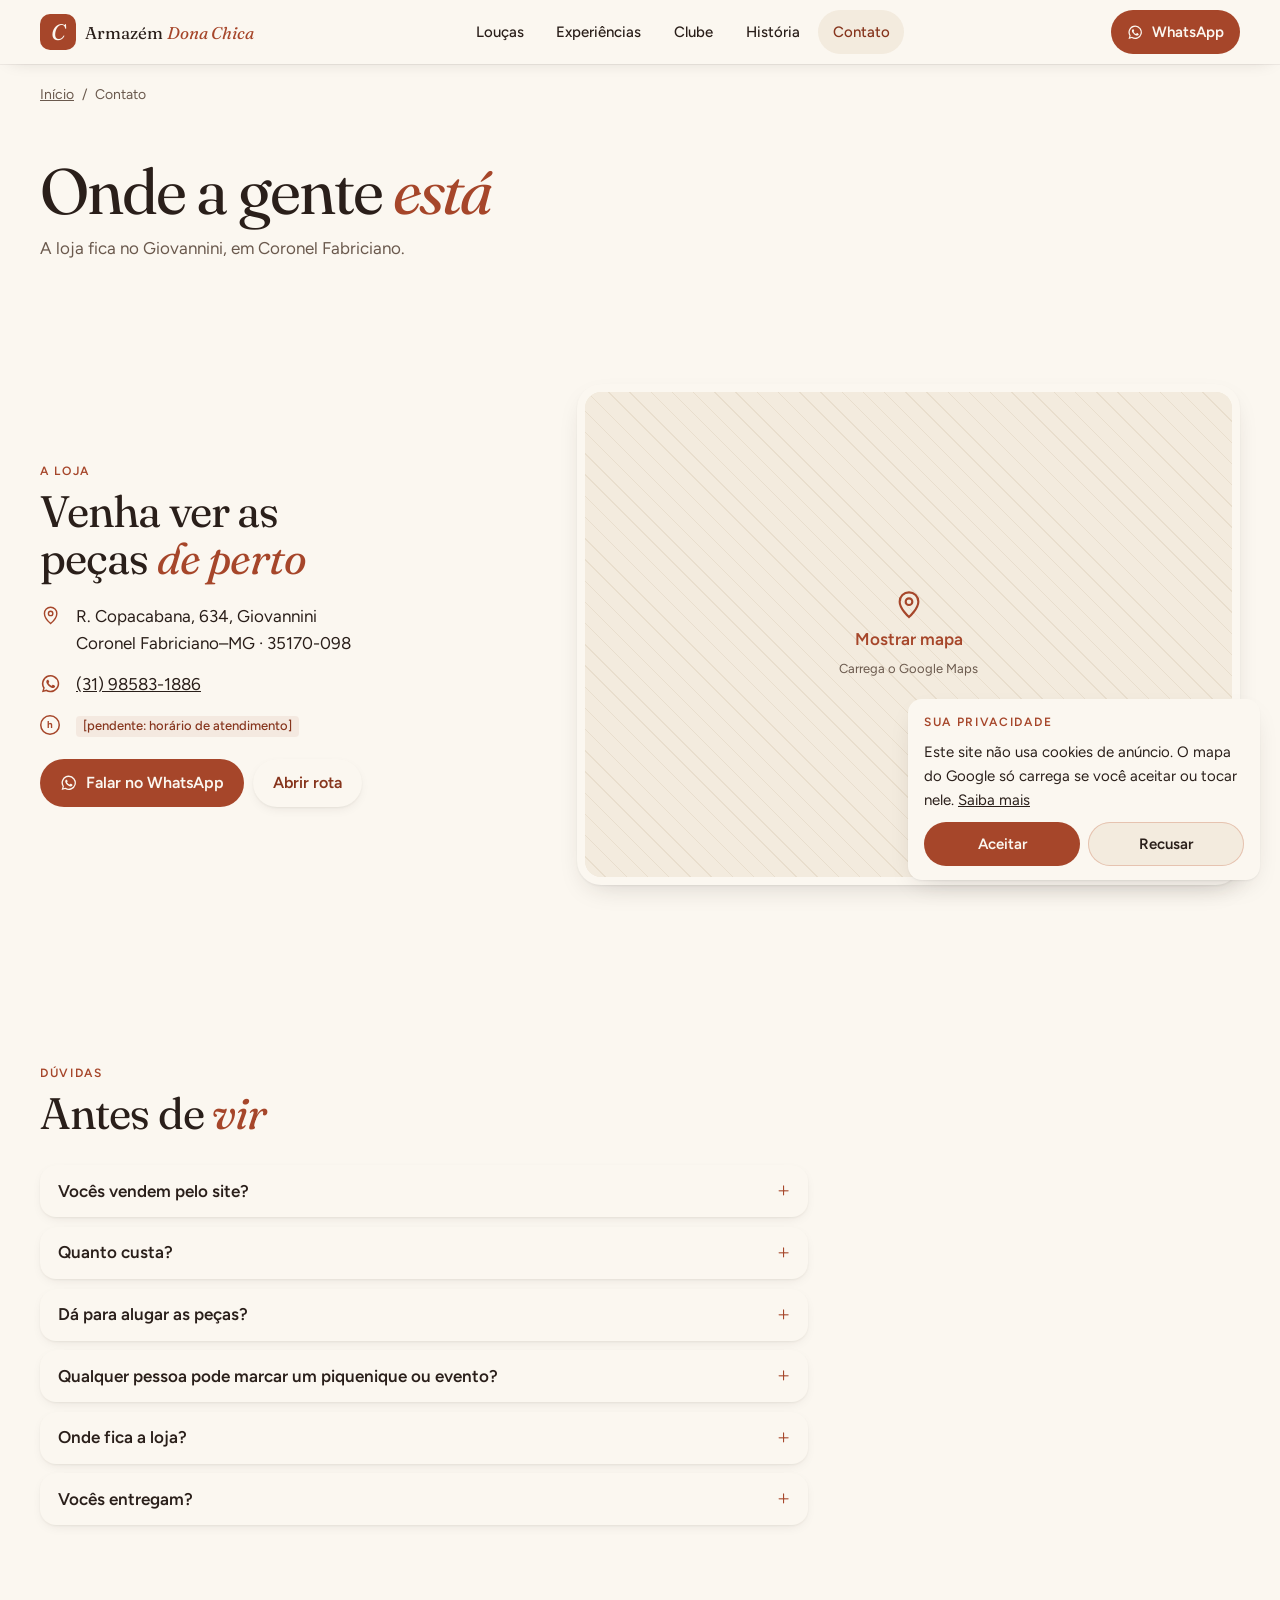
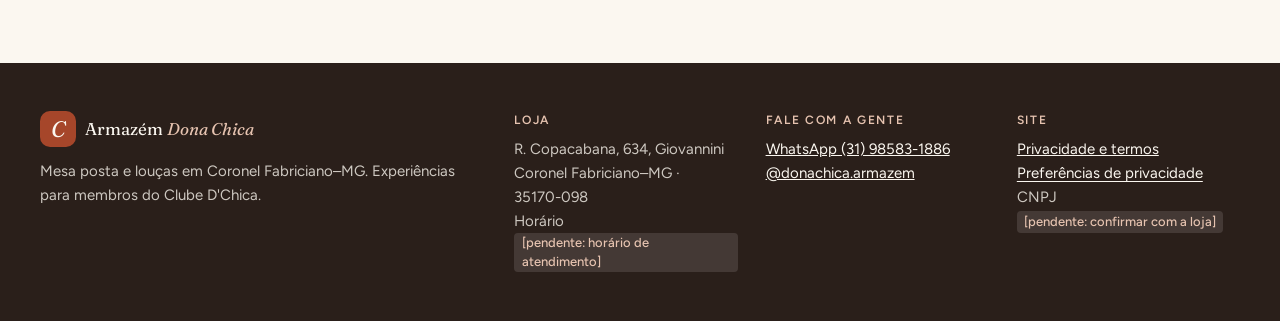
<file: contato.html>
<!doctype html>
<html lang="pt-BR">
<head>
<meta charset="utf-8">
<meta name="viewport" content="width=device-width, initial-scale=1">
<title>Contato e endereço · Armazém Dona Chica</title>
<meta name="description" content="R. Copacabana, 634, Giovannini, Coronel Fabriciano–MG, 35170-098. WhatsApp (31) 98583-1886.">
<meta name="robots" content="noindex">
<meta name="theme-color" content="#fbf7f0">
<meta property="og:type" content="website">
<meta property="og:locale" content="pt_BR">
<meta property="og:site_name" content="Armazém Dona Chica">
<meta property="og:title" content="Contato e endereço · Armazém Dona Chica">
<meta property="og:description" content="R. Copacabana, 634, Giovannini, Coronel Fabriciano–MG, 35170-098. WhatsApp (31) 98583-1886.">
<link rel="icon" href="assets/favicon.svg" type="image/svg+xml">
<link rel="preload" href="assets/fonts/fraunces-latin-opsz-normal.woff2" as="font" type="font/woff2" crossorigin>
<link rel="preload" href="assets/fonts/figtree-latin-wght-normal.woff2" as="font" type="font/woff2" crossorigin>
<link rel="stylesheet" href="assets/style.css">
<script type="application/ld+json">{"@context": "https://schema.org", "@type": ["LocalBusiness", "HomeGoodsStore"], "name": "Armazém Dona Chica", "alternateName": "Armazém D'Chica", "description": "Mesa posta, louças e coleções, curadoria e locação de peças em Coronel Fabriciano–MG. Piqueniques na Serra dos Cocais e eventos intimistas exclusivos para membros do Clube D'Chica.", "telephone": "+55 31 98583-1886", "address": {"@type": "PostalAddress", "streetAddress": "R. Copacabana, 634, Giovannini", "addressLocality": "Coronel Fabriciano", "addressRegion": "MG", "postalCode": "35170-098", "addressCountry": "BR"}, "hasMap": "https://www.google.com/maps/search/?api=1&query=R.%20Copacabana%2C%20634%2C%20Giovannini%2C%20Coronel%20Fabriciano%20-%20MG%2C%2035170-098", "areaServed": ["Coronel Fabriciano", "Ipatinga", "Timóteo", "Serra dos Cocais"], "sameAs": ["https://www.instagram.com/donachica.armazem/"]}</script>
</head>
<body>
<a class="pular" href="#conteudo">Pular para o conteúdo</a>
<header class="cab">
<div class="envolve cab-in">
<a class="marca" href="index.html"><span class="marca-s" aria-hidden="true">C</span><span>Armazém <em>Dona Chica</em></span></a>
<nav class="nav" aria-label="Principal"><a href="loucas.html">Louças</a><a href="experiencias.html">Experiências</a><a href="clube.html">Clube</a><a href="historia.html">História</a><a href="contato.html" aria-current="page">Contato</a></nav>
<a class="btn btn--p btn--s cab-zap" href="https://wa.me/5531985831886?text=Ol%C3%A1%21%20Vim%20pelo%20site%20do%20Armaz%C3%A9m%20Dona%20Chica."><svg class="ico" viewBox="0 0 24 24" aria-hidden="true" fill="currentColor"><path d="M12 2.2a9.8 9.8 0 0 0-8.4 14.9L2.2 21.8l4.8-1.3A9.8 9.8 0 1 0 12 2.2Zm0 17.8c-1.5 0-3-.4-4.2-1.2l-.3-.2-2.9.8.8-2.8-.2-.3A8 8 0 1 1 12 20Zm4.4-6c-.2-.1-1.4-.7-1.7-.8-.2-.1-.4-.1-.5.1l-.8 1c-.1.2-.3.2-.5.1a6.5 6.5 0 0 1-3.2-2.8c-.2-.4.2-.4.7-1.3.1-.2 0-.3 0-.4l-.8-1.8c-.2-.5-.4-.4-.5-.4h-.5a.9.9 0 0 0-.6.3 2.7 2.7 0 0 0-.9 2c0 1.2.9 2.4 1 2.5.1.2 1.7 2.7 4.2 3.8 1.6.7 2.2.7 3 .6.5-.1 1.4-.6 1.6-1.1.2-.6.2-1 .1-1.1l-.6-.3Z"/></svg><span>WhatsApp</span></a>
<button class="cab-menu" type="button" data-menu aria-expanded="false" aria-controls="menu"><span aria-hidden="true"></span>Menu</button>
</div>
<nav class="gaveta" id="menu" aria-label="Menu">
<div class="envolve gaveta-in"><a href="loucas.html">Louças</a><a href="experiencias.html">Experiências</a><a href="clube.html">Clube</a><a href="historia.html">História</a><a href="contato.html" aria-current="page">Contato</a><button type="button" class="gaveta-x" data-menu-fechar>Fechar menu</button></div>
</nav>
</header>
<main id="conteudo"><nav class="trilha envolve" aria-label="Você está em"><a href="index.html">Início</a><span aria-hidden="true">/</span><span aria-current="page">Contato</span></nav>
<section class="abre abre--p envolve"><h1>Onde a gente <em>está</em></h1><p class="abre-p">A loja fica no Giovannini, em Coronel Fabriciano.</p></section>
<section class="secao envolve loja">
<div class="loja-t">
<p class="mini">A loja</p>
<h2>Venha ver as peças <em>de perto</em></h2>
<ul class="loja-l">
<li><svg class="ico" viewBox="0 0 24 24" aria-hidden="true" fill="none" stroke="currentColor" stroke-width="1.6"><path d="M12 21s-7-6.2-7-11.5a7 7 0 0 1 14 0C19 14.8 12 21 12 21Z"/><circle cx="12" cy="9.5" r="2.5"/></svg><span>R. Copacabana, 634, Giovannini<br>Coronel Fabriciano–MG · 35170-098</span></li>
<li><svg class="ico" viewBox="0 0 24 24" aria-hidden="true" fill="currentColor"><path d="M12 2.2a9.8 9.8 0 0 0-8.4 14.9L2.2 21.8l4.8-1.3A9.8 9.8 0 1 0 12 2.2Zm0 17.8c-1.5 0-3-.4-4.2-1.2l-.3-.2-2.9.8.8-2.8-.2-.3A8 8 0 1 1 12 20Zm4.4-6c-.2-.1-1.4-.7-1.7-.8-.2-.1-.4-.1-.5.1l-.8 1c-.1.2-.3.2-.5.1a6.5 6.5 0 0 1-3.2-2.8c-.2-.4.2-.4.7-1.3.1-.2 0-.3 0-.4l-.8-1.8c-.2-.5-.4-.4-.5-.4h-.5a.9.9 0 0 0-.6.3 2.7 2.7 0 0 0-.9 2c0 1.2.9 2.4 1 2.5.1.2 1.7 2.7 4.2 3.8 1.6.7 2.2.7 3 .6.5-.1 1.4-.6 1.6-1.1.2-.6.2-1 .1-1.1l-.6-.3Z"/></svg><span><a href="https://wa.me/5531985831886?text=Ol%C3%A1%21%20Vim%20pelo%20site%20do%20Armaz%C3%A9m%20Dona%20Chica.">(31) 98583-1886</a></span></li>
<li><span class="ico-t" aria-hidden="true">h</span><span><span class="pend">[pendente: horário de atendimento]</span></span></li>
</ul>
<div class="acoes"><a class="btn btn--p" href="https://wa.me/5531985831886?text=Ol%C3%A1%21%20Vim%20pelo%20site%20do%20Armaz%C3%A9m%20Dona%20Chica."><svg class="ico" viewBox="0 0 24 24" aria-hidden="true" fill="currentColor"><path d="M12 2.2a9.8 9.8 0 0 0-8.4 14.9L2.2 21.8l4.8-1.3A9.8 9.8 0 1 0 12 2.2Zm0 17.8c-1.5 0-3-.4-4.2-1.2l-.3-.2-2.9.8.8-2.8-.2-.3A8 8 0 1 1 12 20Zm4.4-6c-.2-.1-1.4-.7-1.7-.8-.2-.1-.4-.1-.5.1l-.8 1c-.1.2-.3.2-.5.1a6.5 6.5 0 0 1-3.2-2.8c-.2-.4.2-.4.7-1.3.1-.2 0-.3 0-.4l-.8-1.8c-.2-.5-.4-.4-.5-.4h-.5a.9.9 0 0 0-.6.3 2.7 2.7 0 0 0-.9 2c0 1.2.9 2.4 1 2.5.1.2 1.7 2.7 4.2 3.8 1.6.7 2.2.7 3 .6.5-.1 1.4-.6 1.6-1.1.2-.6.2-1 .1-1.1l-.6-.3Z"/></svg>Falar no WhatsApp</a><a class="btn btn--c" href="https://www.google.com/maps/search/?api=1&query=R.%20Copacabana%2C%20634%2C%20Giovannini%2C%20Coronel%20Fabriciano%20-%20MG%2C%2035170-098" rel="noopener">Abrir rota</a></div>
</div>
<div class="loja-m"><div class="mapa" data-mapa="https://maps.google.com/maps?q=R.%20Copacabana%2C%20634%2C%20Giovannini%2C%20Coronel%20Fabriciano%20-%20MG%2C%2035170-098&z=16&output=embed">
<button type="button" class="mapa-btn" data-mapa-btn><svg class="ico" viewBox="0 0 24 24" aria-hidden="true" fill="none" stroke="currentColor" stroke-width="1.6"><path d="M12 21s-7-6.2-7-11.5a7 7 0 0 1 14 0C19 14.8 12 21 12 21Z"/><circle cx="12" cy="9.5" r="2.5"/></svg><span>Mostrar mapa</span><small>Carrega o Google Maps</small></button>
</div></div>
</section>
<section class="secao envolve"><div class="cab-sec"><p class="mini">Dúvidas</p><h2>Antes de <em>vir</em></h2></div><div class="faq"><details><summary>Vocês vendem pelo site?</summary><div>Ainda não. O site mostra as peças e as experiências; a compra e a reserva são combinadas pelo WhatsApp ou na loja.</div></details><details><summary>Quanto custa?</summary><div>Preços de peças e de locação são informados pela loja na conversa. <span class="pend">[pendente: tabela de preços]</span></div></details><details><summary>Dá para alugar as peças?</summary><div>Sim, parte do acervo sai para locação. Pergunte pelas peças que você viu.</div></details><details><summary>Qualquer pessoa pode marcar um piquenique ou evento?</summary><div>Não. As experiências são exclusivas para membros do Clube D'Chica. Para saber como entrar, fale com a loja pelo WhatsApp.</div></details><details><summary>Onde fica a loja?</summary><div>R. Copacabana, 634, Giovannini, Coronel Fabriciano–MG. Antes de vir, confirme o horário pelo WhatsApp. <span class="pend">[pendente: horário de atendimento]</span></div></details><details><summary>Vocês entregam?</summary><div><span class="pend">[pendente: confirmar se a loja entrega e para quais cidades]</span></div></details></div></section></main>
<footer class="rod">
<div class="envolve rod-in">
<div class="rod-a">
<p class="marca"><span class="marca-s" aria-hidden="true">C</span><span>Armazém <em>Dona Chica</em></span></p>
<p>Mesa posta e louças em Coronel Fabriciano–MG. Experiências para membros do Clube D'Chica.</p>
</div>
<div><p class="mini">Loja</p><p>R. Copacabana, 634, Giovannini<br>Coronel Fabriciano–MG · 35170-098<br>Horário <span class="pend">[pendente: horário de atendimento]</span></p></div>
<div><p class="mini">Fale com a gente</p><p><a href="https://wa.me/5531985831886?text=Ol%C3%A1%21%20Vim%20pelo%20site%20do%20Armaz%C3%A9m%20Dona%20Chica.">WhatsApp (31) 98583-1886</a><br><a href="https://www.instagram.com/donachica.armazem/" rel="noopener">@donachica.armazem</a></p></div>
<div><p class="mini">Site</p><p><a href="privacidade.html">Privacidade e termos</a><br><button type="button" class="link" data-abrir-consent>Preferências de privacidade</button><br>CNPJ <span class="pend">[pendente: confirmar com a loja]</span></p></div>
</div>
</footer>
<div class="barra" role="navigation" aria-label="Ações rápidas">
<a class="btn btn--p" href="https://wa.me/5531985831886?text=Ol%C3%A1%21%20Vim%20pelo%20site%20do%20Armaz%C3%A9m%20Dona%20Chica."><svg class="ico" viewBox="0 0 24 24" aria-hidden="true" fill="currentColor"><path d="M12 2.2a9.8 9.8 0 0 0-8.4 14.9L2.2 21.8l4.8-1.3A9.8 9.8 0 1 0 12 2.2Zm0 17.8c-1.5 0-3-.4-4.2-1.2l-.3-.2-2.9.8.8-2.8-.2-.3A8 8 0 1 1 12 20Zm4.4-6c-.2-.1-1.4-.7-1.7-.8-.2-.1-.4-.1-.5.1l-.8 1c-.1.2-.3.2-.5.1a6.5 6.5 0 0 1-3.2-2.8c-.2-.4.2-.4.7-1.3.1-.2 0-.3 0-.4l-.8-1.8c-.2-.5-.4-.4-.5-.4h-.5a.9.9 0 0 0-.6.3 2.7 2.7 0 0 0-.9 2c0 1.2.9 2.4 1 2.5.1.2 1.7 2.7 4.2 3.8 1.6.7 2.2.7 3 .6.5-.1 1.4-.6 1.6-1.1.2-.6.2-1 .1-1.1l-.6-.3Z"/></svg>WhatsApp</a>
<a class="btn btn--c" href="https://www.google.com/maps/search/?api=1&query=R.%20Copacabana%2C%20634%2C%20Giovannini%2C%20Coronel%20Fabriciano%20-%20MG%2C%2035170-098" rel="noopener"><svg class="ico" viewBox="0 0 24 24" aria-hidden="true" fill="none" stroke="currentColor" stroke-width="1.6"><path d="M12 21s-7-6.2-7-11.5a7 7 0 0 1 14 0C19 14.8 12 21 12 21Z"/><circle cx="12" cy="9.5" r="2.5"/></svg>Como chegar</a>
</div>
<div class="consent" id="consent" role="dialog" aria-labelledby="consent-t" hidden>
<p id="consent-t" class="consent-t">Sua privacidade</p>
<p class="consent-x">Este site não usa cookies de anúncio. O mapa do Google só carrega se você aceitar ou tocar nele. <a href="privacidade.html">Saiba mais</a></p>
<div class="consent-b"><button type="button" data-consent="sim">Aceitar</button><button type="button" data-consent="nao">Recusar</button></div>
</div>
<script src="assets/site.js" defer></script>
</body>
</html>
</file>
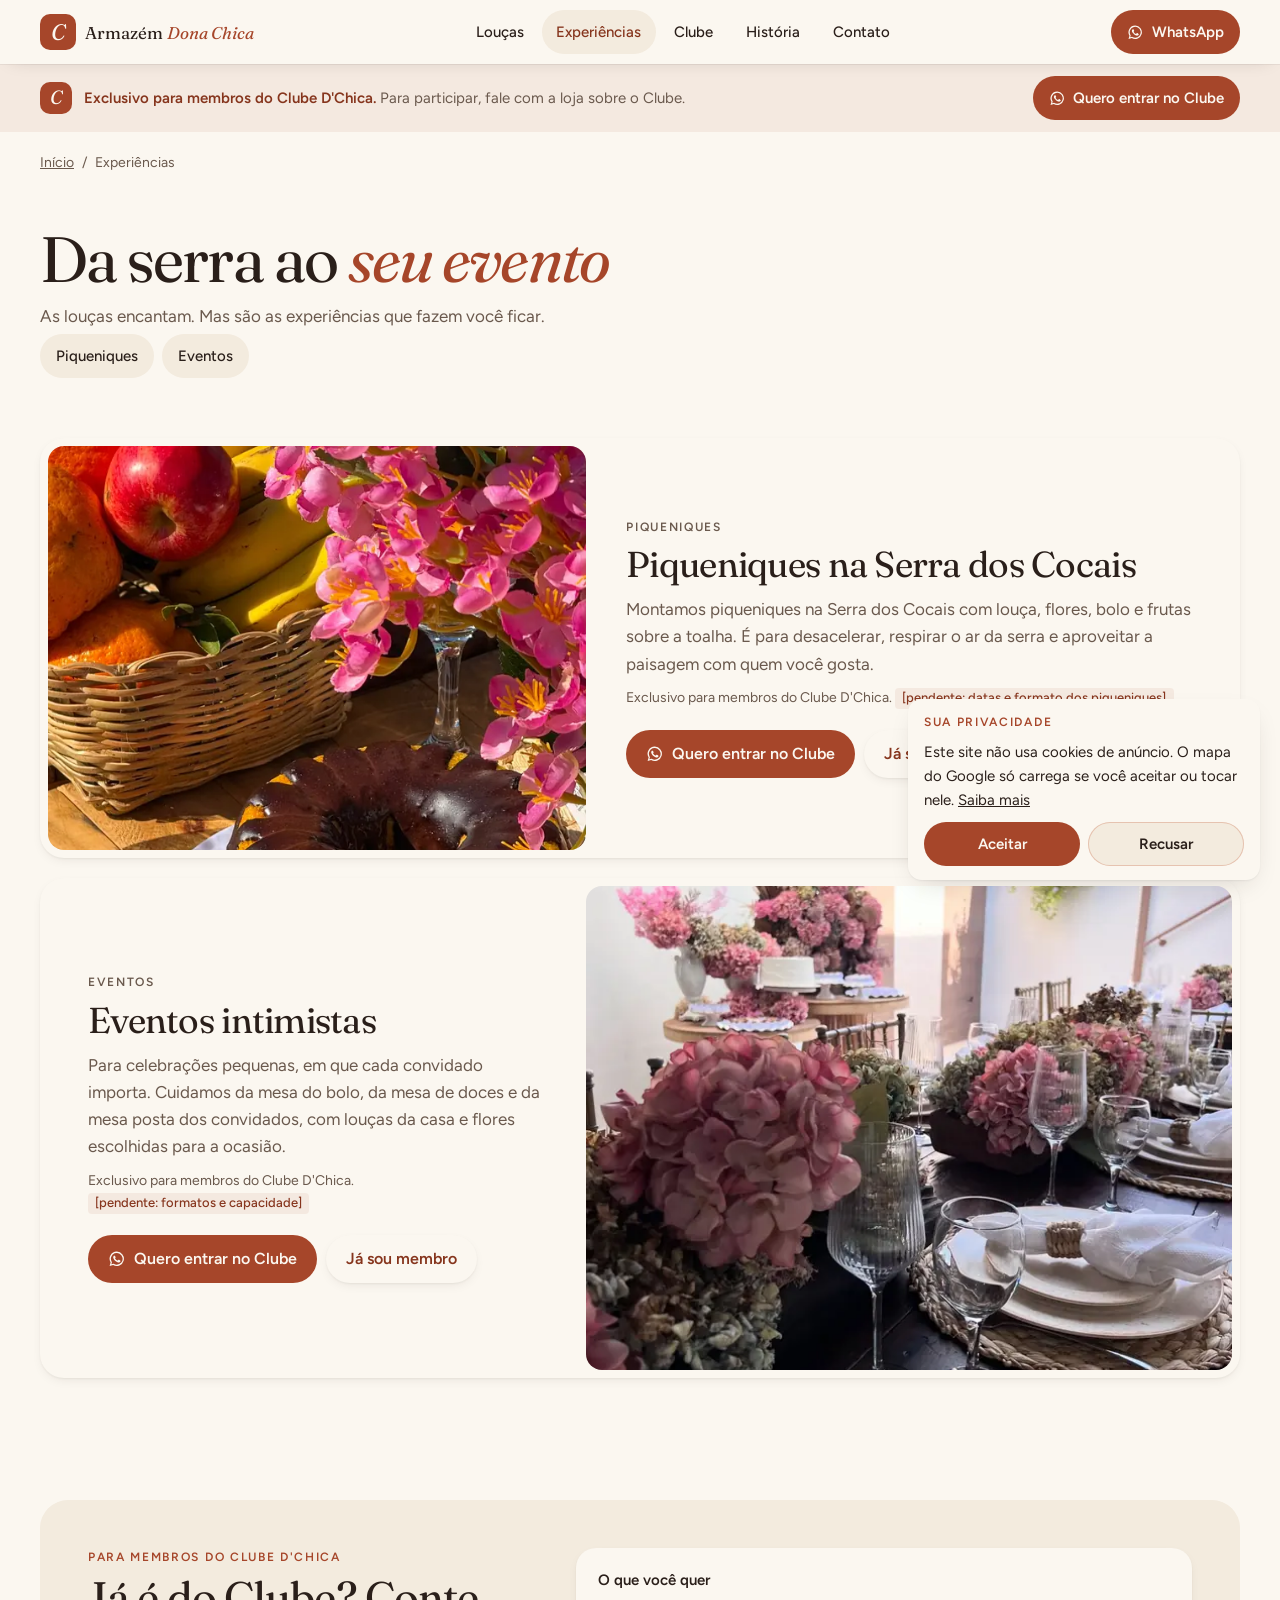
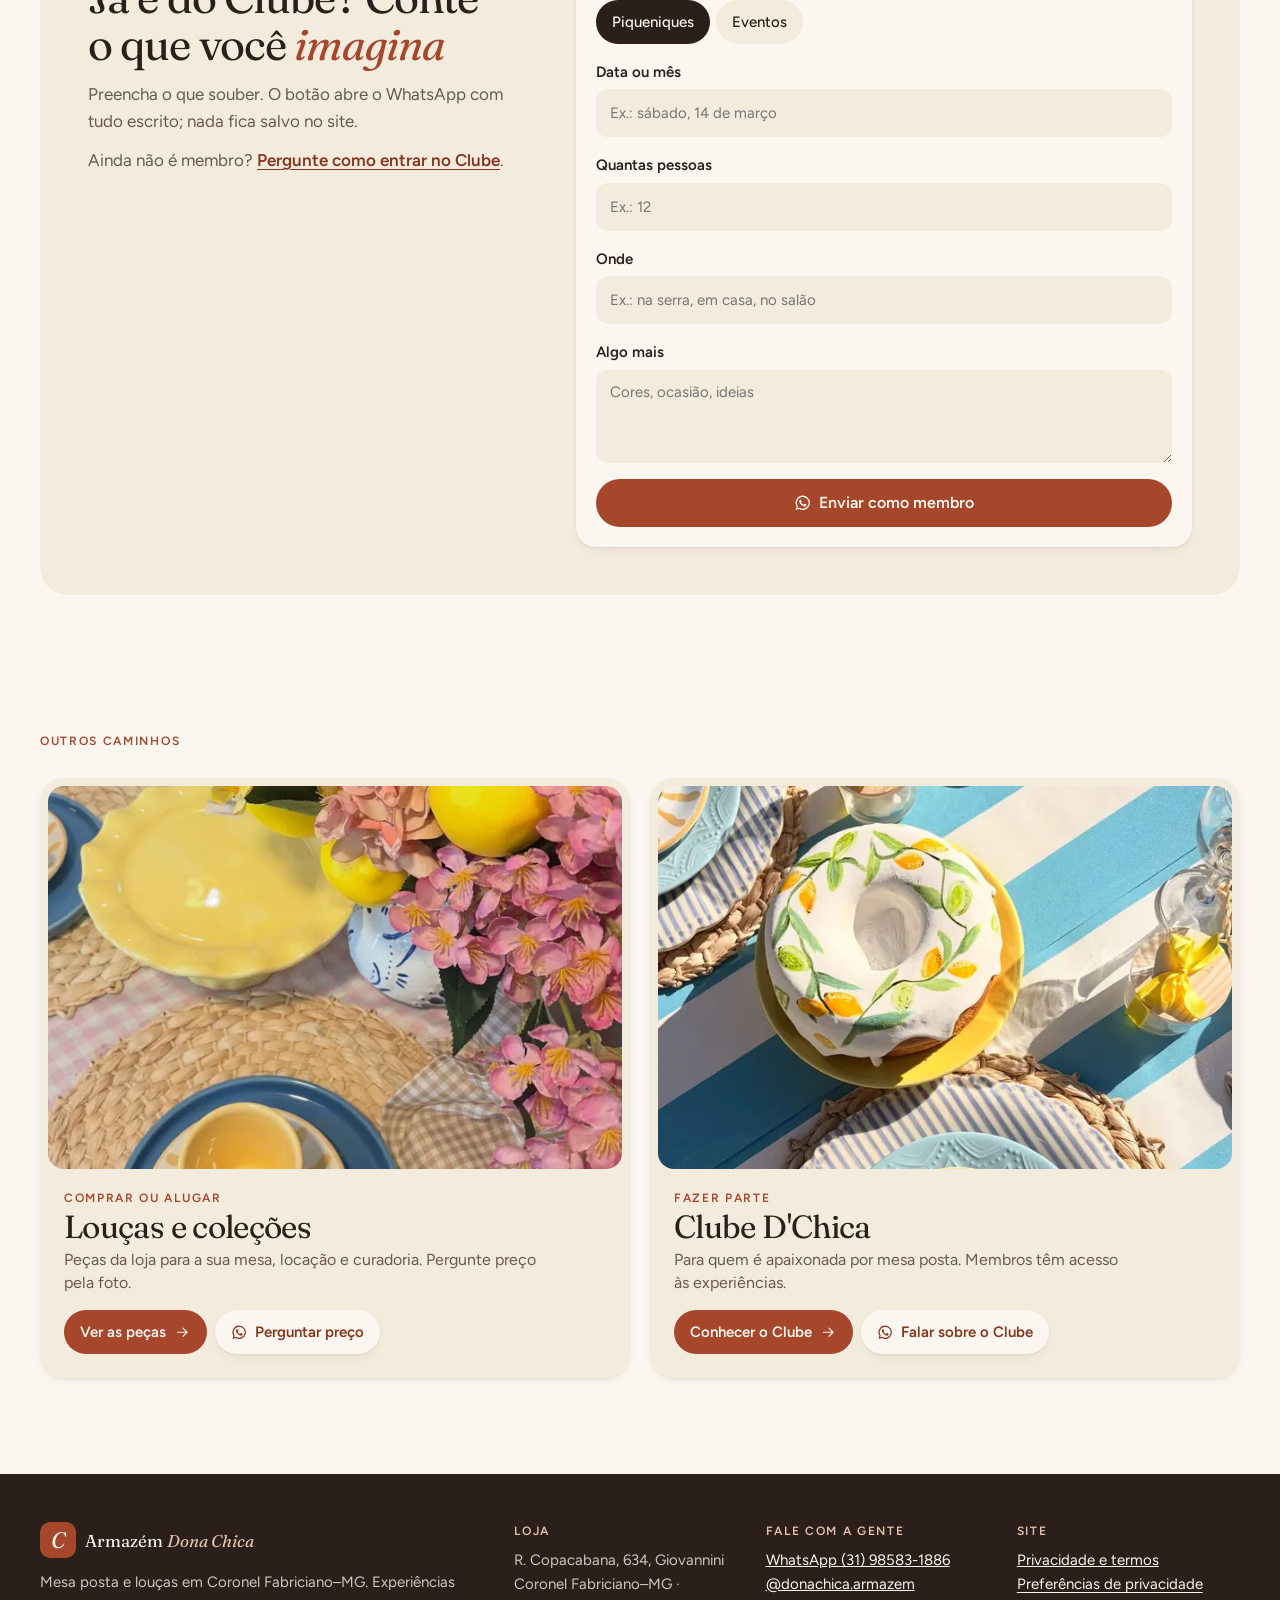
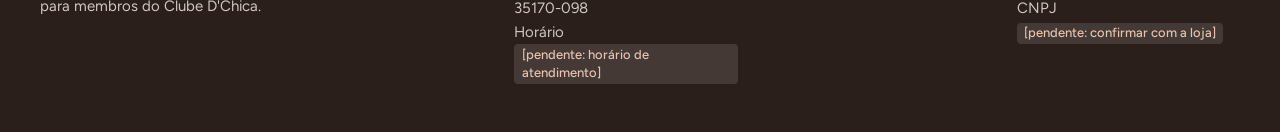
<file: experiencias.html>
<!doctype html>
<html lang="pt-BR">
<head>
<meta charset="utf-8">
<meta name="viewport" content="width=device-width, initial-scale=1">
<title>Experiências para membros do Clube D'Chica · Armazém Dona Chica</title>
<meta name="description" content="Piqueniques na Serra dos Cocais e eventos intimistas, exclusivos para membros do Clube D'Chica. Saiba como entrar pelo WhatsApp.">
<meta name="robots" content="noindex">
<meta name="theme-color" content="#fbf7f0">
<meta property="og:type" content="website">
<meta property="og:locale" content="pt_BR">
<meta property="og:site_name" content="Armazém Dona Chica">
<meta property="og:title" content="Experiências para membros do Clube D'Chica · Armazém Dona Chica">
<meta property="og:description" content="Piqueniques na Serra dos Cocais e eventos intimistas, exclusivos para membros do Clube D'Chica. Saiba como entrar pelo WhatsApp.">
<link rel="icon" href="assets/favicon.svg" type="image/svg+xml">
<link rel="preload" href="assets/fonts/fraunces-latin-opsz-normal.woff2" as="font" type="font/woff2" crossorigin>
<link rel="preload" href="assets/fonts/figtree-latin-wght-normal.woff2" as="font" type="font/woff2" crossorigin>
<link rel="stylesheet" href="assets/style.css">
<script type="application/ld+json">{"@context": "https://schema.org", "@type": ["LocalBusiness", "HomeGoodsStore"], "name": "Armazém Dona Chica", "alternateName": "Armazém D'Chica", "description": "Mesa posta, louças e coleções, curadoria e locação de peças em Coronel Fabriciano–MG. Piqueniques na Serra dos Cocais e eventos intimistas exclusivos para membros do Clube D'Chica.", "telephone": "+55 31 98583-1886", "address": {"@type": "PostalAddress", "streetAddress": "R. Copacabana, 634, Giovannini", "addressLocality": "Coronel Fabriciano", "addressRegion": "MG", "postalCode": "35170-098", "addressCountry": "BR"}, "hasMap": "https://www.google.com/maps/search/?api=1&query=R.%20Copacabana%2C%20634%2C%20Giovannini%2C%20Coronel%20Fabriciano%20-%20MG%2C%2035170-098", "areaServed": ["Coronel Fabriciano", "Ipatinga", "Timóteo", "Serra dos Cocais"], "sameAs": ["https://www.instagram.com/donachica.armazem/"]}</script>
</head>
<body>
<a class="pular" href="#conteudo">Pular para o conteúdo</a>
<header class="cab">
<div class="envolve cab-in">
<a class="marca" href="index.html"><span class="marca-s" aria-hidden="true">C</span><span>Armazém <em>Dona Chica</em></span></a>
<nav class="nav" aria-label="Principal"><a href="loucas.html">Louças</a><a href="experiencias.html" aria-current="page">Experiências</a><a href="clube.html">Clube</a><a href="historia.html">História</a><a href="contato.html">Contato</a></nav>
<a class="btn btn--p btn--s cab-zap" href="https://wa.me/5531985831886?text=Ol%C3%A1%21%20Vim%20pelo%20site%20do%20Armaz%C3%A9m%20Dona%20Chica."><svg class="ico" viewBox="0 0 24 24" aria-hidden="true" fill="currentColor"><path d="M12 2.2a9.8 9.8 0 0 0-8.4 14.9L2.2 21.8l4.8-1.3A9.8 9.8 0 1 0 12 2.2Zm0 17.8c-1.5 0-3-.4-4.2-1.2l-.3-.2-2.9.8.8-2.8-.2-.3A8 8 0 1 1 12 20Zm4.4-6c-.2-.1-1.4-.7-1.7-.8-.2-.1-.4-.1-.5.1l-.8 1c-.1.2-.3.2-.5.1a6.5 6.5 0 0 1-3.2-2.8c-.2-.4.2-.4.7-1.3.1-.2 0-.3 0-.4l-.8-1.8c-.2-.5-.4-.4-.5-.4h-.5a.9.9 0 0 0-.6.3 2.7 2.7 0 0 0-.9 2c0 1.2.9 2.4 1 2.5.1.2 1.7 2.7 4.2 3.8 1.6.7 2.2.7 3 .6.5-.1 1.4-.6 1.6-1.1.2-.6.2-1 .1-1.1l-.6-.3Z"/></svg><span>WhatsApp</span></a>
<button class="cab-menu" type="button" data-menu aria-expanded="false" aria-controls="menu"><span aria-hidden="true"></span>Menu</button>
</div>
<nav class="gaveta" id="menu" aria-label="Menu">
<div class="envolve gaveta-in"><a href="loucas.html">Louças</a><a href="experiencias.html" aria-current="page">Experiências</a><a href="clube.html">Clube</a><a href="historia.html">História</a><a href="contato.html">Contato</a><button type="button" class="gaveta-x" data-menu-fechar>Fechar menu</button></div>
</nav>
</header>
<main id="conteudo"><section class="membros" aria-label="Aviso de exclusividade">
<div class="envolve membros-in">
<span class="membros-m" aria-hidden="true">C</span>
<p><strong>Exclusivo para membros do Clube D'Chica.</strong> <span>Para participar, fale com a loja sobre o Clube.</span></p>
<a class="btn btn--p btn--s" href="https://wa.me/5531985831886?text=Ol%C3%A1%21%20Quero%20saber%20como%20entrar%20no%20Clube%20D%27Chica%20e%20participar%20das%20experi%C3%AAncias."><svg class="ico" viewBox="0 0 24 24" aria-hidden="true" fill="currentColor"><path d="M12 2.2a9.8 9.8 0 0 0-8.4 14.9L2.2 21.8l4.8-1.3A9.8 9.8 0 1 0 12 2.2Zm0 17.8c-1.5 0-3-.4-4.2-1.2l-.3-.2-2.9.8.8-2.8-.2-.3A8 8 0 1 1 12 20Zm4.4-6c-.2-.1-1.4-.7-1.7-.8-.2-.1-.4-.1-.5.1l-.8 1c-.1.2-.3.2-.5.1a6.5 6.5 0 0 1-3.2-2.8c-.2-.4.2-.4.7-1.3.1-.2 0-.3 0-.4l-.8-1.8c-.2-.5-.4-.4-.5-.4h-.5a.9.9 0 0 0-.6.3 2.7 2.7 0 0 0-.9 2c0 1.2.9 2.4 1 2.5.1.2 1.7 2.7 4.2 3.8 1.6.7 2.2.7 3 .6.5-.1 1.4-.6 1.6-1.1.2-.6.2-1 .1-1.1l-.6-.3Z"/></svg>Quero entrar no Clube</a>
</div>
</section><nav class="trilha envolve" aria-label="Você está em"><a href="index.html">Início</a><span aria-hidden="true">/</span><span aria-current="page">Experiências</span></nav>
<section class="abre abre--p envolve">
<h1>Da serra ao <em>seu evento</em></h1>
<p class="abre-p">As louças encantam. Mas são as experiências que fazem você ficar.</p>
<div class="chips"><a class="chip chip--n" href="#piqueniques">Piqueniques</a><a class="chip chip--n" href="#eventos">Eventos</a></div>
</section>
<div class="envolve exps"><article class="exp" id="piqueniques">
<div class="exp-f"><img src="assets/img/piquenique-bolo-frutas-flores-640.webp" srcset="assets/img/piquenique-bolo-frutas-flores-640.webp 640w, assets/img/piquenique-bolo-frutas-flores-1200.webp 1200w" sizes="(min-width:60rem) 40vw, 92vw" width="640" height="853" alt="Mesa de piquenique ao sol com bolo de chocolate, cesta de frutas e flores" loading="lazy" decoding="async"></div>
<div class="exp-t">
<p class="mini">Piqueniques</p>
<h2>Piqueniques na Serra dos Cocais</h2>
<p>Montamos piqueniques na Serra dos Cocais com louça, flores, bolo e frutas sobre a toalha. É para desacelerar, respirar o ar da serra e aproveitar a paisagem com quem você gosta.</p>
<p class="exp-pend">Exclusivo para membros do Clube D'Chica. <span class="pend">[pendente: datas e formato dos piqueniques]</span></p>
<div class="acoes"><a class="btn btn--p" href="https://wa.me/5531985831886?text=Ol%C3%A1%21%20Quero%20saber%20como%20entrar%20no%20Clube%20D%27Chica%20para%20participar%20dos%20piqueniques%20na%20Serra%20dos%20Cocais."><svg class="ico" viewBox="0 0 24 24" aria-hidden="true" fill="currentColor"><path d="M12 2.2a9.8 9.8 0 0 0-8.4 14.9L2.2 21.8l4.8-1.3A9.8 9.8 0 1 0 12 2.2Zm0 17.8c-1.5 0-3-.4-4.2-1.2l-.3-.2-2.9.8.8-2.8-.2-.3A8 8 0 1 1 12 20Zm4.4-6c-.2-.1-1.4-.7-1.7-.8-.2-.1-.4-.1-.5.1l-.8 1c-.1.2-.3.2-.5.1a6.5 6.5 0 0 1-3.2-2.8c-.2-.4.2-.4.7-1.3.1-.2 0-.3 0-.4l-.8-1.8c-.2-.5-.4-.4-.5-.4h-.5a.9.9 0 0 0-.6.3 2.7 2.7 0 0 0-.9 2c0 1.2.9 2.4 1 2.5.1.2 1.7 2.7 4.2 3.8 1.6.7 2.2.7 3 .6.5-.1 1.4-.6 1.6-1.1.2-.6.2-1 .1-1.1l-.6-.3Z"/></svg>Quero entrar no Clube</a><a class="btn btn--c" href="#montar" data-escolha="Piqueniques na Serra dos Cocais">Já sou membro</a></div>
</div>
</article><article class="exp" id="eventos">
<div class="exp-f"><img src="assets/img/mesa-longa-evento-640.webp" srcset="assets/img/mesa-longa-evento-640.webp 640w, assets/img/mesa-longa-evento-1200.webp 1200w" sizes="(min-width:60rem) 40vw, 92vw" width="640" height="853" alt="Mesa longa posta para convidados, com hortênsias, taças e guardanapos de linho" loading="lazy" decoding="async"></div>
<div class="exp-t">
<p class="mini">Eventos</p>
<h2>Eventos intimistas</h2>
<p>Para celebrações pequenas, em que cada convidado importa. Cuidamos da mesa do bolo, da mesa de doces e da mesa posta dos convidados, com louças da casa e flores escolhidas para a ocasião.</p>
<p class="exp-pend">Exclusivo para membros do Clube D'Chica. <span class="pend">[pendente: formatos e capacidade]</span></p>
<div class="acoes"><a class="btn btn--p" href="https://wa.me/5531985831886?text=Ol%C3%A1%21%20Quero%20saber%20como%20entrar%20no%20Clube%20D%27Chica%20para%20participar%20dos%20eventos%20intimistas."><svg class="ico" viewBox="0 0 24 24" aria-hidden="true" fill="currentColor"><path d="M12 2.2a9.8 9.8 0 0 0-8.4 14.9L2.2 21.8l4.8-1.3A9.8 9.8 0 1 0 12 2.2Zm0 17.8c-1.5 0-3-.4-4.2-1.2l-.3-.2-2.9.8.8-2.8-.2-.3A8 8 0 1 1 12 20Zm4.4-6c-.2-.1-1.4-.7-1.7-.8-.2-.1-.4-.1-.5.1l-.8 1c-.1.2-.3.2-.5.1a6.5 6.5 0 0 1-3.2-2.8c-.2-.4.2-.4.7-1.3.1-.2 0-.3 0-.4l-.8-1.8c-.2-.5-.4-.4-.5-.4h-.5a.9.9 0 0 0-.6.3 2.7 2.7 0 0 0-.9 2c0 1.2.9 2.4 1 2.5.1.2 1.7 2.7 4.2 3.8 1.6.7 2.2.7 3 .6.5-.1 1.4-.6 1.6-1.1.2-.6.2-1 .1-1.1l-.6-.3Z"/></svg>Quero entrar no Clube</a><a class="btn btn--c" href="#montar" data-escolha="Eventos intimistas">Já sou membro</a></div>
</div>
</article></div>
<section class="secao envolve" id="montar">
<div class="montar">
<div class="montar-t">
<p class="mini">Para membros do Clube D'Chica</p>
<h2>Já é do Clube? Conte o que você <em>imagina</em></h2>
<p>Preencha o que souber. O botão abre o WhatsApp com tudo escrito; nada fica salvo no site.</p>
<p>Ainda não é membro? <a class="link" href="https://wa.me/5531985831886?text=Ol%C3%A1%21%20Quero%20saber%20como%20entrar%20no%20Clube%20D%27Chica%20e%20participar%20das%20experi%C3%AAncias.">Pergunte como entrar no Clube</a>.</p>
</div>
<form class="form" data-wa data-wa-intro="Olá! Sou membro do Clube D'Chica e quero combinar uma experiência.">
<fieldset><legend>O que você quer</legend><div class="opts"><label class="opt"><input type="radio" name="tipo" value="Piqueniques na Serra dos Cocais" data-rotulo="Experiência" checked><span>Piqueniques</span></label><label class="opt"><input type="radio" name="tipo" value="Eventos intimistas" data-rotulo="Experiência"><span>Eventos</span></label></div></fieldset>
<label>Data ou mês<input type="text" name="data" placeholder="Ex.: sábado, 14 de março" data-rotulo="Data"></label>
<label>Quantas pessoas<input type="number" name="pessoas" min="1" inputmode="numeric" placeholder="Ex.: 12" data-rotulo="Pessoas"></label>
<label>Onde<input type="text" name="local" placeholder="Ex.: na serra, em casa, no salão" data-rotulo="Local"></label>
<label>Algo mais<textarea name="obs" rows="3" placeholder="Cores, ocasião, ideias" data-rotulo="Observações"></textarea></label>
<button class="btn btn--p" type="submit"><svg class="ico" viewBox="0 0 24 24" aria-hidden="true" fill="currentColor"><path d="M12 2.2a9.8 9.8 0 0 0-8.4 14.9L2.2 21.8l4.8-1.3A9.8 9.8 0 1 0 12 2.2Zm0 17.8c-1.5 0-3-.4-4.2-1.2l-.3-.2-2.9.8.8-2.8-.2-.3A8 8 0 1 1 12 20Zm4.4-6c-.2-.1-1.4-.7-1.7-.8-.2-.1-.4-.1-.5.1l-.8 1c-.1.2-.3.2-.5.1a6.5 6.5 0 0 1-3.2-2.8c-.2-.4.2-.4.7-1.3.1-.2 0-.3 0-.4l-.8-1.8c-.2-.5-.4-.4-.5-.4h-.5a.9.9 0 0 0-.6.3 2.7 2.7 0 0 0-.9 2c0 1.2.9 2.4 1 2.5.1.2 1.7 2.7 4.2 3.8 1.6.7 2.2.7 3 .6.5-.1 1.4-.6 1.6-1.1.2-.6.2-1 .1-1.1l-.6-.3Z"/></svg>Enviar como membro</button>
</form>
</div>
</section>
<section class="secao-c envolve"><div class="cab-sec"><p class="mini">Outros caminhos</p></div><div class="portais portais--2"><article class="portal">
<a class="portal-f" href="loucas.html" tabindex="-1" aria-hidden="true"><img src="assets/img/colecao-amarela-azul-640.webp" srcset="assets/img/colecao-amarela-azul-640.webp 640w, assets/img/colecao-amarela-azul-1200.webp 1200w" sizes="(min-width:60rem) 30vw, 45vw" width="640" height="853" alt="Xícara amarela sobre prato azul, com flores e limões ao redor" loading="lazy" decoding="async"></a>
<div class="portal-t">
<p class="mini">Comprar ou alugar</p>
<h2><a href="loucas.html">Louças e coleções</a></h2>
<p class="portal-d">Peças da loja para a sua mesa, locação e curadoria. Pergunte preço pela foto.</p>
<div class="portal-a"><a class="btn btn--p btn--s" href="loucas.html">Ver as peças<svg class="ico" viewBox="0 0 24 24" aria-hidden="true" fill="none" stroke="currentColor" stroke-width="1.6" stroke-linecap="round" stroke-linejoin="round"><path d="M5 12h14M13 6l6 6-6 6"/></svg></a><a class="btn btn--c btn--s" href="https://wa.me/5531985831886?text=Ol%C3%A1%21%20Quero%20saber%20pre%C3%A7o%20e%20disponibilidade%20de%20lou%C3%A7as."><svg class="ico" viewBox="0 0 24 24" aria-hidden="true" fill="currentColor"><path d="M12 2.2a9.8 9.8 0 0 0-8.4 14.9L2.2 21.8l4.8-1.3A9.8 9.8 0 1 0 12 2.2Zm0 17.8c-1.5 0-3-.4-4.2-1.2l-.3-.2-2.9.8.8-2.8-.2-.3A8 8 0 1 1 12 20Zm4.4-6c-.2-.1-1.4-.7-1.7-.8-.2-.1-.4-.1-.5.1l-.8 1c-.1.2-.3.2-.5.1a6.5 6.5 0 0 1-3.2-2.8c-.2-.4.2-.4.7-1.3.1-.2 0-.3 0-.4l-.8-1.8c-.2-.5-.4-.4-.5-.4h-.5a.9.9 0 0 0-.6.3 2.7 2.7 0 0 0-.9 2c0 1.2.9 2.4 1 2.5.1.2 1.7 2.7 4.2 3.8 1.6.7 2.2.7 3 .6.5-.1 1.4-.6 1.6-1.1.2-.6.2-1 .1-1.1l-.6-.3Z"/></svg>Perguntar preço</a></div>
</div>
</article><article class="portal">
<a class="portal-f" href="clube.html" tabindex="-1" aria-hidden="true"><img src="assets/img/mesa-posta-listras-azuis-640.webp" srcset="assets/img/mesa-posta-listras-azuis-640.webp 640w, assets/img/mesa-posta-listras-azuis-1200.webp 1200w" sizes="(min-width:60rem) 30vw, 45vw" width="640" height="480" alt="Mesa posta vista de cima, toalha listrada azul e branca, sousplat de palha e bolo pintado à mão" loading="lazy" decoding="async"></a>
<div class="portal-t">
<p class="mini">Fazer parte</p>
<h2><a href="clube.html">Clube D'Chica</a></h2>
<p class="portal-d">Para quem é apaixonada por mesa posta. Membros têm acesso às experiências.</p>
<div class="portal-a"><a class="btn btn--p btn--s" href="clube.html">Conhecer o Clube<svg class="ico" viewBox="0 0 24 24" aria-hidden="true" fill="none" stroke="currentColor" stroke-width="1.6" stroke-linecap="round" stroke-linejoin="round"><path d="M5 12h14M13 6l6 6-6 6"/></svg></a><a class="btn btn--c btn--s" href="https://wa.me/5531985831886?text=Ol%C3%A1%21%20Quero%20saber%20do%20Clube%20D%27Chica."><svg class="ico" viewBox="0 0 24 24" aria-hidden="true" fill="currentColor"><path d="M12 2.2a9.8 9.8 0 0 0-8.4 14.9L2.2 21.8l4.8-1.3A9.8 9.8 0 1 0 12 2.2Zm0 17.8c-1.5 0-3-.4-4.2-1.2l-.3-.2-2.9.8.8-2.8-.2-.3A8 8 0 1 1 12 20Zm4.4-6c-.2-.1-1.4-.7-1.7-.8-.2-.1-.4-.1-.5.1l-.8 1c-.1.2-.3.2-.5.1a6.5 6.5 0 0 1-3.2-2.8c-.2-.4.2-.4.7-1.3.1-.2 0-.3 0-.4l-.8-1.8c-.2-.5-.4-.4-.5-.4h-.5a.9.9 0 0 0-.6.3 2.7 2.7 0 0 0-.9 2c0 1.2.9 2.4 1 2.5.1.2 1.7 2.7 4.2 3.8 1.6.7 2.2.7 3 .6.5-.1 1.4-.6 1.6-1.1.2-.6.2-1 .1-1.1l-.6-.3Z"/></svg>Falar sobre o Clube</a></div>
</div>
</article></div></section></main>
<footer class="rod">
<div class="envolve rod-in">
<div class="rod-a">
<p class="marca"><span class="marca-s" aria-hidden="true">C</span><span>Armazém <em>Dona Chica</em></span></p>
<p>Mesa posta e louças em Coronel Fabriciano–MG. Experiências para membros do Clube D'Chica.</p>
</div>
<div><p class="mini">Loja</p><p>R. Copacabana, 634, Giovannini<br>Coronel Fabriciano–MG · 35170-098<br>Horário <span class="pend">[pendente: horário de atendimento]</span></p></div>
<div><p class="mini">Fale com a gente</p><p><a href="https://wa.me/5531985831886?text=Ol%C3%A1%21%20Vim%20pelo%20site%20do%20Armaz%C3%A9m%20Dona%20Chica.">WhatsApp (31) 98583-1886</a><br><a href="https://www.instagram.com/donachica.armazem/" rel="noopener">@donachica.armazem</a></p></div>
<div><p class="mini">Site</p><p><a href="privacidade.html">Privacidade e termos</a><br><button type="button" class="link" data-abrir-consent>Preferências de privacidade</button><br>CNPJ <span class="pend">[pendente: confirmar com a loja]</span></p></div>
</div>
</footer>
<div class="barra" role="navigation" aria-label="Ações rápidas">
<a class="btn btn--p" href="https://wa.me/5531985831886?text=Ol%C3%A1%21%20Quero%20saber%20como%20entrar%20no%20Clube%20D%27Chica%20e%20participar%20das%20experi%C3%AAncias."><svg class="ico" viewBox="0 0 24 24" aria-hidden="true" fill="currentColor"><path d="M12 2.2a9.8 9.8 0 0 0-8.4 14.9L2.2 21.8l4.8-1.3A9.8 9.8 0 1 0 12 2.2Zm0 17.8c-1.5 0-3-.4-4.2-1.2l-.3-.2-2.9.8.8-2.8-.2-.3A8 8 0 1 1 12 20Zm4.4-6c-.2-.1-1.4-.7-1.7-.8-.2-.1-.4-.1-.5.1l-.8 1c-.1.2-.3.2-.5.1a6.5 6.5 0 0 1-3.2-2.8c-.2-.4.2-.4.7-1.3.1-.2 0-.3 0-.4l-.8-1.8c-.2-.5-.4-.4-.5-.4h-.5a.9.9 0 0 0-.6.3 2.7 2.7 0 0 0-.9 2c0 1.2.9 2.4 1 2.5.1.2 1.7 2.7 4.2 3.8 1.6.7 2.2.7 3 .6.5-.1 1.4-.6 1.6-1.1.2-.6.2-1 .1-1.1l-.6-.3Z"/></svg>Entrar no Clube</a>
<a class="btn btn--c" href="https://www.google.com/maps/search/?api=1&query=R.%20Copacabana%2C%20634%2C%20Giovannini%2C%20Coronel%20Fabriciano%20-%20MG%2C%2035170-098" rel="noopener"><svg class="ico" viewBox="0 0 24 24" aria-hidden="true" fill="none" stroke="currentColor" stroke-width="1.6"><path d="M12 21s-7-6.2-7-11.5a7 7 0 0 1 14 0C19 14.8 12 21 12 21Z"/><circle cx="12" cy="9.5" r="2.5"/></svg>Como chegar</a>
</div>
<div class="consent" id="consent" role="dialog" aria-labelledby="consent-t" hidden>
<p id="consent-t" class="consent-t">Sua privacidade</p>
<p class="consent-x">Este site não usa cookies de anúncio. O mapa do Google só carrega se você aceitar ou tocar nele. <a href="privacidade.html">Saiba mais</a></p>
<div class="consent-b"><button type="button" data-consent="sim">Aceitar</button><button type="button" data-consent="nao">Recusar</button></div>
</div>
<script src="assets/site.js" defer></script>
</body>
</html>
</file>
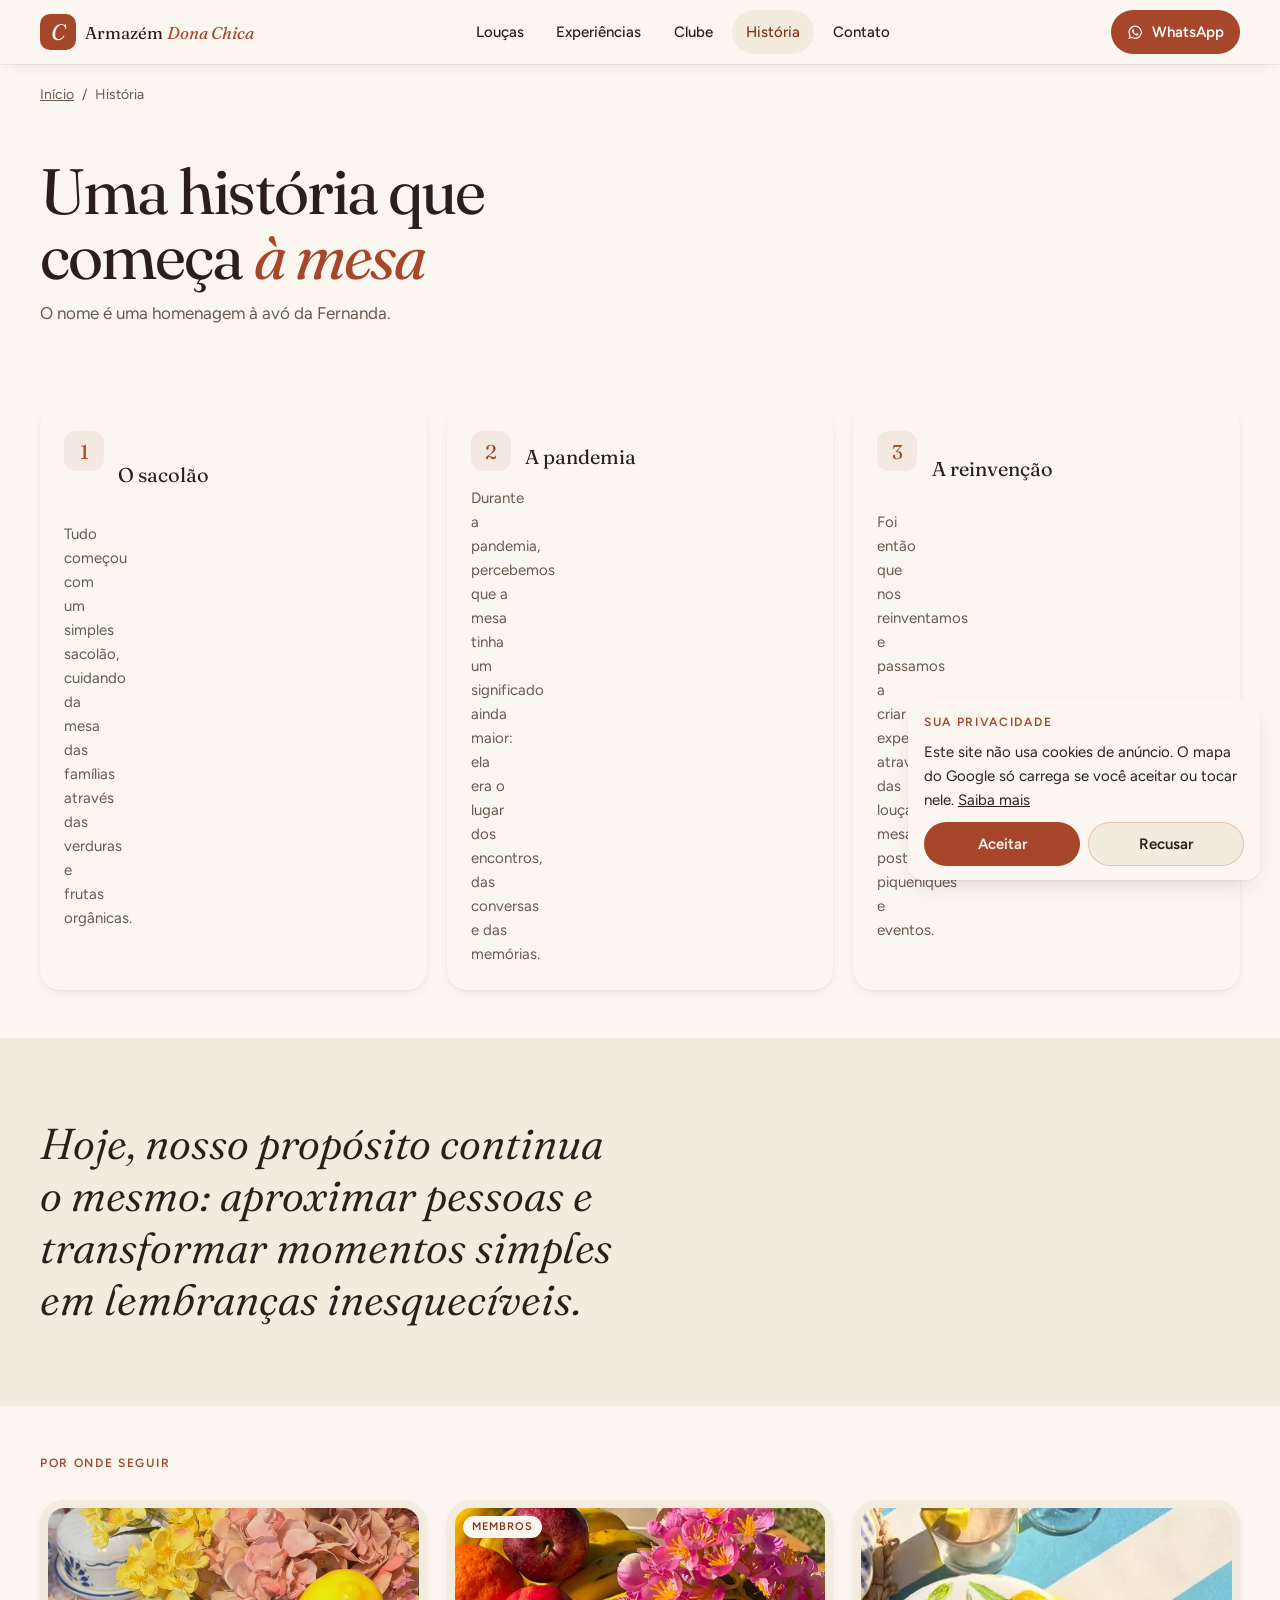
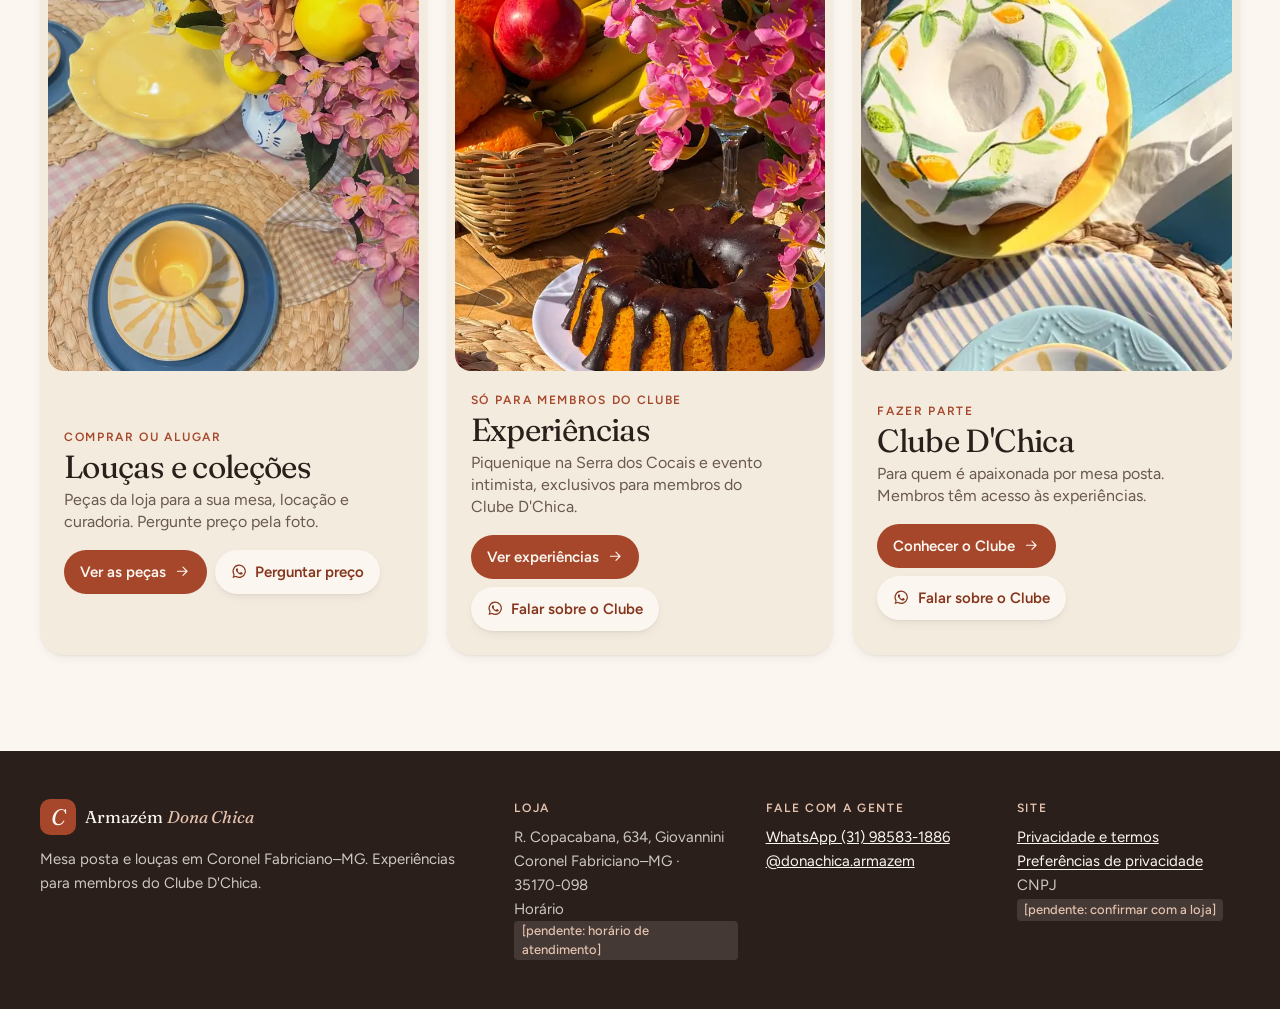
<file: historia.html>
<!doctype html>
<html lang="pt-BR">
<head>
<meta charset="utf-8">
<meta name="viewport" content="width=device-width, initial-scale=1">
<title>Nossa história · Armazém Dona Chica</title>
<meta name="description" content="Do sacolão de orgânicos à mesa posta: a história do Armazém Dona Chica, em Coronel Fabriciano–MG.">
<meta name="robots" content="noindex">
<meta name="theme-color" content="#fbf7f0">
<meta property="og:type" content="website">
<meta property="og:locale" content="pt_BR">
<meta property="og:site_name" content="Armazém Dona Chica">
<meta property="og:title" content="Nossa história · Armazém Dona Chica">
<meta property="og:description" content="Do sacolão de orgânicos à mesa posta: a história do Armazém Dona Chica, em Coronel Fabriciano–MG.">
<link rel="icon" href="assets/favicon.svg" type="image/svg+xml">
<link rel="preload" href="assets/fonts/fraunces-latin-opsz-normal.woff2" as="font" type="font/woff2" crossorigin>
<link rel="preload" href="assets/fonts/figtree-latin-wght-normal.woff2" as="font" type="font/woff2" crossorigin>
<link rel="stylesheet" href="assets/style.css">
<script type="application/ld+json">{"@context": "https://schema.org", "@type": ["LocalBusiness", "HomeGoodsStore"], "name": "Armazém Dona Chica", "alternateName": "Armazém D'Chica", "description": "Mesa posta, louças e coleções, curadoria e locação de peças em Coronel Fabriciano–MG. Piqueniques na Serra dos Cocais e eventos intimistas exclusivos para membros do Clube D'Chica.", "telephone": "+55 31 98583-1886", "address": {"@type": "PostalAddress", "streetAddress": "R. Copacabana, 634, Giovannini", "addressLocality": "Coronel Fabriciano", "addressRegion": "MG", "postalCode": "35170-098", "addressCountry": "BR"}, "hasMap": "https://www.google.com/maps/search/?api=1&query=R.%20Copacabana%2C%20634%2C%20Giovannini%2C%20Coronel%20Fabriciano%20-%20MG%2C%2035170-098", "areaServed": ["Coronel Fabriciano", "Ipatinga", "Timóteo", "Serra dos Cocais"], "sameAs": ["https://www.instagram.com/donachica.armazem/"]}</script>
</head>
<body>
<a class="pular" href="#conteudo">Pular para o conteúdo</a>
<header class="cab">
<div class="envolve cab-in">
<a class="marca" href="index.html"><span class="marca-s" aria-hidden="true">C</span><span>Armazém <em>Dona Chica</em></span></a>
<nav class="nav" aria-label="Principal"><a href="loucas.html">Louças</a><a href="experiencias.html">Experiências</a><a href="clube.html">Clube</a><a href="historia.html" aria-current="page">História</a><a href="contato.html">Contato</a></nav>
<a class="btn btn--p btn--s cab-zap" href="https://wa.me/5531985831886?text=Ol%C3%A1%21%20Vim%20pelo%20site%20do%20Armaz%C3%A9m%20Dona%20Chica."><svg class="ico" viewBox="0 0 24 24" aria-hidden="true" fill="currentColor"><path d="M12 2.2a9.8 9.8 0 0 0-8.4 14.9L2.2 21.8l4.8-1.3A9.8 9.8 0 1 0 12 2.2Zm0 17.8c-1.5 0-3-.4-4.2-1.2l-.3-.2-2.9.8.8-2.8-.2-.3A8 8 0 1 1 12 20Zm4.4-6c-.2-.1-1.4-.7-1.7-.8-.2-.1-.4-.1-.5.1l-.8 1c-.1.2-.3.2-.5.1a6.5 6.5 0 0 1-3.2-2.8c-.2-.4.2-.4.7-1.3.1-.2 0-.3 0-.4l-.8-1.8c-.2-.5-.4-.4-.5-.4h-.5a.9.9 0 0 0-.6.3 2.7 2.7 0 0 0-.9 2c0 1.2.9 2.4 1 2.5.1.2 1.7 2.7 4.2 3.8 1.6.7 2.2.7 3 .6.5-.1 1.4-.6 1.6-1.1.2-.6.2-1 .1-1.1l-.6-.3Z"/></svg><span>WhatsApp</span></a>
<button class="cab-menu" type="button" data-menu aria-expanded="false" aria-controls="menu"><span aria-hidden="true"></span>Menu</button>
</div>
<nav class="gaveta" id="menu" aria-label="Menu">
<div class="envolve gaveta-in"><a href="loucas.html">Louças</a><a href="experiencias.html">Experiências</a><a href="clube.html">Clube</a><a href="historia.html" aria-current="page">História</a><a href="contato.html">Contato</a><button type="button" class="gaveta-x" data-menu-fechar>Fechar menu</button></div>
</nav>
</header>
<main id="conteudo"><nav class="trilha envolve" aria-label="Você está em"><a href="index.html">Início</a><span aria-hidden="true">/</span><span aria-current="page">História</span></nav>
<section class="abre abre--p envolve">
<h1>Uma história que começa <em>à mesa</em></h1>
<p class="abre-p">O nome é uma homenagem à avó da Fernanda.</p>
</section>
<section class="envolve secao-c"><ol class="passos passos--h"><li><span class="passo-n tabnum">1</span><h3>O sacolão</h3><p>Tudo começou com um simples sacolão, cuidando da mesa das famílias através das verduras e frutas orgânicas.</p></li><li><span class="passo-n tabnum">2</span><h3>A pandemia</h3><p>Durante a pandemia, percebemos que a mesa tinha um significado ainda maior: ela era o lugar dos encontros, das conversas e das memórias.</p></li><li><span class="passo-n tabnum">3</span><h3>A reinvenção</h3><p>Foi então que nos reinventamos e passamos a criar experiências através das louças, mesas postas, piqueniques e eventos.</p></li></ol></section>
<section class="faixa"><div class="envolve faixa-in"><blockquote><p>Hoje, nosso propósito continua o mesmo: aproximar pessoas e transformar momentos simples em lembranças inesquecíveis.</p></blockquote></div></section>
<section class="secao-c envolve"><div class="cab-sec"><p class="mini">Por onde seguir</p></div><div class="portais"><article class="portal">
<a class="portal-f" href="loucas.html" tabindex="-1" aria-hidden="true"><img src="assets/img/colecao-amarela-azul-640.webp" srcset="assets/img/colecao-amarela-azul-640.webp 640w, assets/img/colecao-amarela-azul-1200.webp 1200w" sizes="(min-width:60rem) 30vw, 45vw" width="640" height="853" alt="Xícara amarela sobre prato azul, com flores e limões ao redor" loading="lazy" decoding="async"></a>
<div class="portal-t">
<p class="mini">Comprar ou alugar</p>
<h2><a href="loucas.html">Louças e coleções</a></h2>
<p class="portal-d">Peças da loja para a sua mesa, locação e curadoria. Pergunte preço pela foto.</p>
<div class="portal-a"><a class="btn btn--p btn--s" href="loucas.html">Ver as peças<svg class="ico" viewBox="0 0 24 24" aria-hidden="true" fill="none" stroke="currentColor" stroke-width="1.6" stroke-linecap="round" stroke-linejoin="round"><path d="M5 12h14M13 6l6 6-6 6"/></svg></a><a class="btn btn--c btn--s" href="https://wa.me/5531985831886?text=Ol%C3%A1%21%20Quero%20saber%20pre%C3%A7o%20e%20disponibilidade%20de%20lou%C3%A7as."><svg class="ico" viewBox="0 0 24 24" aria-hidden="true" fill="currentColor"><path d="M12 2.2a9.8 9.8 0 0 0-8.4 14.9L2.2 21.8l4.8-1.3A9.8 9.8 0 1 0 12 2.2Zm0 17.8c-1.5 0-3-.4-4.2-1.2l-.3-.2-2.9.8.8-2.8-.2-.3A8 8 0 1 1 12 20Zm4.4-6c-.2-.1-1.4-.7-1.7-.8-.2-.1-.4-.1-.5.1l-.8 1c-.1.2-.3.2-.5.1a6.5 6.5 0 0 1-3.2-2.8c-.2-.4.2-.4.7-1.3.1-.2 0-.3 0-.4l-.8-1.8c-.2-.5-.4-.4-.5-.4h-.5a.9.9 0 0 0-.6.3 2.7 2.7 0 0 0-.9 2c0 1.2.9 2.4 1 2.5.1.2 1.7 2.7 4.2 3.8 1.6.7 2.2.7 3 .6.5-.1 1.4-.6 1.6-1.1.2-.6.2-1 .1-1.1l-.6-.3Z"/></svg>Perguntar preço</a></div>
</div>
</article><article class="portal">
<a class="portal-f" href="experiencias.html" tabindex="-1" aria-hidden="true"><img src="assets/img/piquenique-bolo-frutas-flores-640.webp" srcset="assets/img/piquenique-bolo-frutas-flores-640.webp 640w, assets/img/piquenique-bolo-frutas-flores-1200.webp 1200w" sizes="(min-width:60rem) 30vw, 45vw" width="640" height="853" alt="Mesa de piquenique ao sol com bolo de chocolate, cesta de frutas e flores" loading="lazy" decoding="async"><span class="portal-selo">Membros</span></a>
<div class="portal-t">
<p class="mini">Só para membros do Clube</p>
<h2><a href="experiencias.html">Experiências</a></h2>
<p class="portal-d">Piquenique na Serra dos Cocais e evento intimista, exclusivos para membros do Clube D'Chica.</p>
<div class="portal-a"><a class="btn btn--p btn--s" href="experiencias.html">Ver experiências<svg class="ico" viewBox="0 0 24 24" aria-hidden="true" fill="none" stroke="currentColor" stroke-width="1.6" stroke-linecap="round" stroke-linejoin="round"><path d="M5 12h14M13 6l6 6-6 6"/></svg></a><a class="btn btn--c btn--s" href="https://wa.me/5531985831886?text=Ol%C3%A1%21%20Quero%20saber%20como%20entrar%20no%20Clube%20D%27Chica%20e%20participar%20das%20experi%C3%AAncias."><svg class="ico" viewBox="0 0 24 24" aria-hidden="true" fill="currentColor"><path d="M12 2.2a9.8 9.8 0 0 0-8.4 14.9L2.2 21.8l4.8-1.3A9.8 9.8 0 1 0 12 2.2Zm0 17.8c-1.5 0-3-.4-4.2-1.2l-.3-.2-2.9.8.8-2.8-.2-.3A8 8 0 1 1 12 20Zm4.4-6c-.2-.1-1.4-.7-1.7-.8-.2-.1-.4-.1-.5.1l-.8 1c-.1.2-.3.2-.5.1a6.5 6.5 0 0 1-3.2-2.8c-.2-.4.2-.4.7-1.3.1-.2 0-.3 0-.4l-.8-1.8c-.2-.5-.4-.4-.5-.4h-.5a.9.9 0 0 0-.6.3 2.7 2.7 0 0 0-.9 2c0 1.2.9 2.4 1 2.5.1.2 1.7 2.7 4.2 3.8 1.6.7 2.2.7 3 .6.5-.1 1.4-.6 1.6-1.1.2-.6.2-1 .1-1.1l-.6-.3Z"/></svg>Falar sobre o Clube</a></div>
</div>
</article><article class="portal">
<a class="portal-f" href="clube.html" tabindex="-1" aria-hidden="true"><img src="assets/img/mesa-posta-listras-azuis-640.webp" srcset="assets/img/mesa-posta-listras-azuis-640.webp 640w, assets/img/mesa-posta-listras-azuis-1200.webp 1200w" sizes="(min-width:60rem) 30vw, 45vw" width="640" height="480" alt="Mesa posta vista de cima, toalha listrada azul e branca, sousplat de palha e bolo pintado à mão" loading="lazy" decoding="async"></a>
<div class="portal-t">
<p class="mini">Fazer parte</p>
<h2><a href="clube.html">Clube D'Chica</a></h2>
<p class="portal-d">Para quem é apaixonada por mesa posta. Membros têm acesso às experiências.</p>
<div class="portal-a"><a class="btn btn--p btn--s" href="clube.html">Conhecer o Clube<svg class="ico" viewBox="0 0 24 24" aria-hidden="true" fill="none" stroke="currentColor" stroke-width="1.6" stroke-linecap="round" stroke-linejoin="round"><path d="M5 12h14M13 6l6 6-6 6"/></svg></a><a class="btn btn--c btn--s" href="https://wa.me/5531985831886?text=Ol%C3%A1%21%20Quero%20saber%20do%20Clube%20D%27Chica."><svg class="ico" viewBox="0 0 24 24" aria-hidden="true" fill="currentColor"><path d="M12 2.2a9.8 9.8 0 0 0-8.4 14.9L2.2 21.8l4.8-1.3A9.8 9.8 0 1 0 12 2.2Zm0 17.8c-1.5 0-3-.4-4.2-1.2l-.3-.2-2.9.8.8-2.8-.2-.3A8 8 0 1 1 12 20Zm4.4-6c-.2-.1-1.4-.7-1.7-.8-.2-.1-.4-.1-.5.1l-.8 1c-.1.2-.3.2-.5.1a6.5 6.5 0 0 1-3.2-2.8c-.2-.4.2-.4.7-1.3.1-.2 0-.3 0-.4l-.8-1.8c-.2-.5-.4-.4-.5-.4h-.5a.9.9 0 0 0-.6.3 2.7 2.7 0 0 0-.9 2c0 1.2.9 2.4 1 2.5.1.2 1.7 2.7 4.2 3.8 1.6.7 2.2.7 3 .6.5-.1 1.4-.6 1.6-1.1.2-.6.2-1 .1-1.1l-.6-.3Z"/></svg>Falar sobre o Clube</a></div>
</div>
</article></div></section></main>
<footer class="rod">
<div class="envolve rod-in">
<div class="rod-a">
<p class="marca"><span class="marca-s" aria-hidden="true">C</span><span>Armazém <em>Dona Chica</em></span></p>
<p>Mesa posta e louças em Coronel Fabriciano–MG. Experiências para membros do Clube D'Chica.</p>
</div>
<div><p class="mini">Loja</p><p>R. Copacabana, 634, Giovannini<br>Coronel Fabriciano–MG · 35170-098<br>Horário <span class="pend">[pendente: horário de atendimento]</span></p></div>
<div><p class="mini">Fale com a gente</p><p><a href="https://wa.me/5531985831886?text=Ol%C3%A1%21%20Vim%20pelo%20site%20do%20Armaz%C3%A9m%20Dona%20Chica.">WhatsApp (31) 98583-1886</a><br><a href="https://www.instagram.com/donachica.armazem/" rel="noopener">@donachica.armazem</a></p></div>
<div><p class="mini">Site</p><p><a href="privacidade.html">Privacidade e termos</a><br><button type="button" class="link" data-abrir-consent>Preferências de privacidade</button><br>CNPJ <span class="pend">[pendente: confirmar com a loja]</span></p></div>
</div>
</footer>
<div class="barra" role="navigation" aria-label="Ações rápidas">
<a class="btn btn--p" href="https://wa.me/5531985831886?text=Ol%C3%A1%21%20Vim%20pelo%20site%20do%20Armaz%C3%A9m%20Dona%20Chica."><svg class="ico" viewBox="0 0 24 24" aria-hidden="true" fill="currentColor"><path d="M12 2.2a9.8 9.8 0 0 0-8.4 14.9L2.2 21.8l4.8-1.3A9.8 9.8 0 1 0 12 2.2Zm0 17.8c-1.5 0-3-.4-4.2-1.2l-.3-.2-2.9.8.8-2.8-.2-.3A8 8 0 1 1 12 20Zm4.4-6c-.2-.1-1.4-.7-1.7-.8-.2-.1-.4-.1-.5.1l-.8 1c-.1.2-.3.2-.5.1a6.5 6.5 0 0 1-3.2-2.8c-.2-.4.2-.4.7-1.3.1-.2 0-.3 0-.4l-.8-1.8c-.2-.5-.4-.4-.5-.4h-.5a.9.9 0 0 0-.6.3 2.7 2.7 0 0 0-.9 2c0 1.2.9 2.4 1 2.5.1.2 1.7 2.7 4.2 3.8 1.6.7 2.2.7 3 .6.5-.1 1.4-.6 1.6-1.1.2-.6.2-1 .1-1.1l-.6-.3Z"/></svg>WhatsApp</a>
<a class="btn btn--c" href="https://www.google.com/maps/search/?api=1&query=R.%20Copacabana%2C%20634%2C%20Giovannini%2C%20Coronel%20Fabriciano%20-%20MG%2C%2035170-098" rel="noopener"><svg class="ico" viewBox="0 0 24 24" aria-hidden="true" fill="none" stroke="currentColor" stroke-width="1.6"><path d="M12 21s-7-6.2-7-11.5a7 7 0 0 1 14 0C19 14.8 12 21 12 21Z"/><circle cx="12" cy="9.5" r="2.5"/></svg>Como chegar</a>
</div>
<div class="consent" id="consent" role="dialog" aria-labelledby="consent-t" hidden>
<p id="consent-t" class="consent-t">Sua privacidade</p>
<p class="consent-x">Este site não usa cookies de anúncio. O mapa do Google só carrega se você aceitar ou tocar nele. <a href="privacidade.html">Saiba mais</a></p>
<div class="consent-b"><button type="button" data-consent="sim">Aceitar</button><button type="button" data-consent="nao">Recusar</button></div>
</div>
<script src="assets/site.js" defer></script>
</body>
</html>
</file>
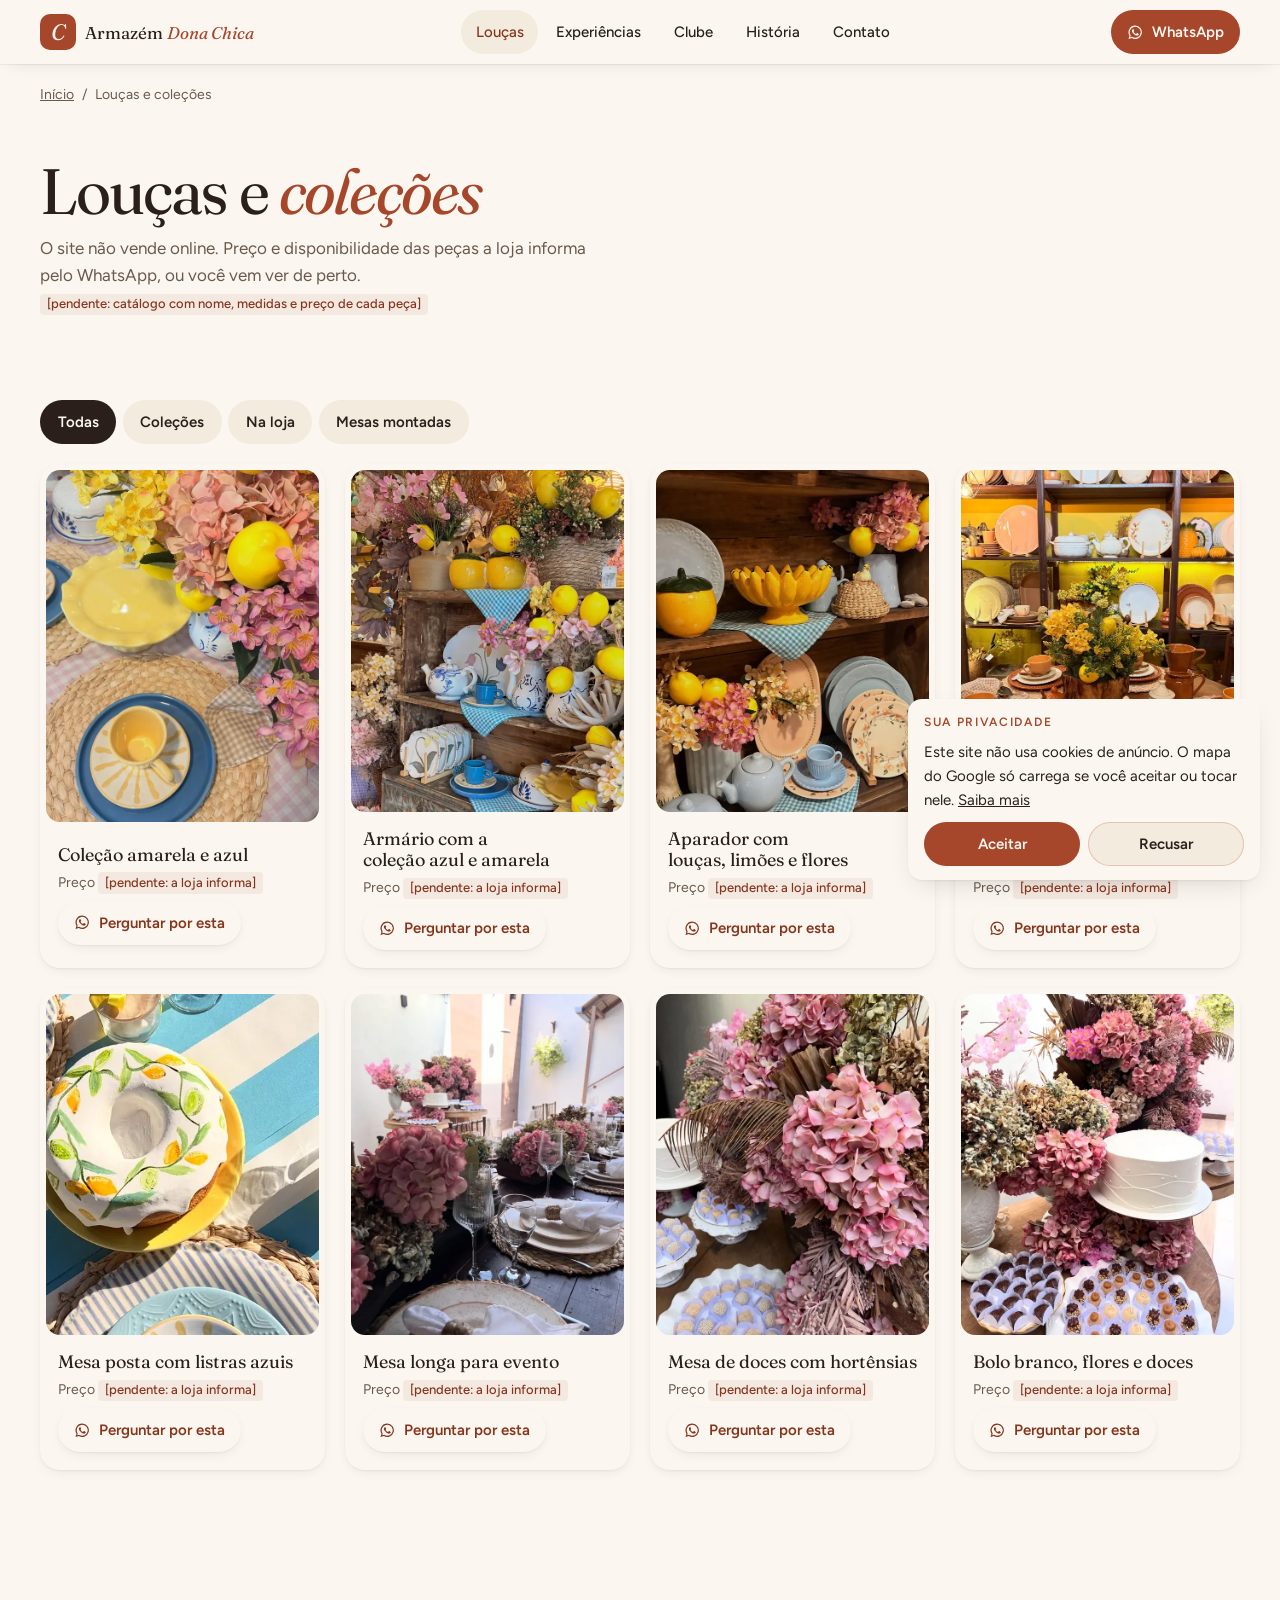
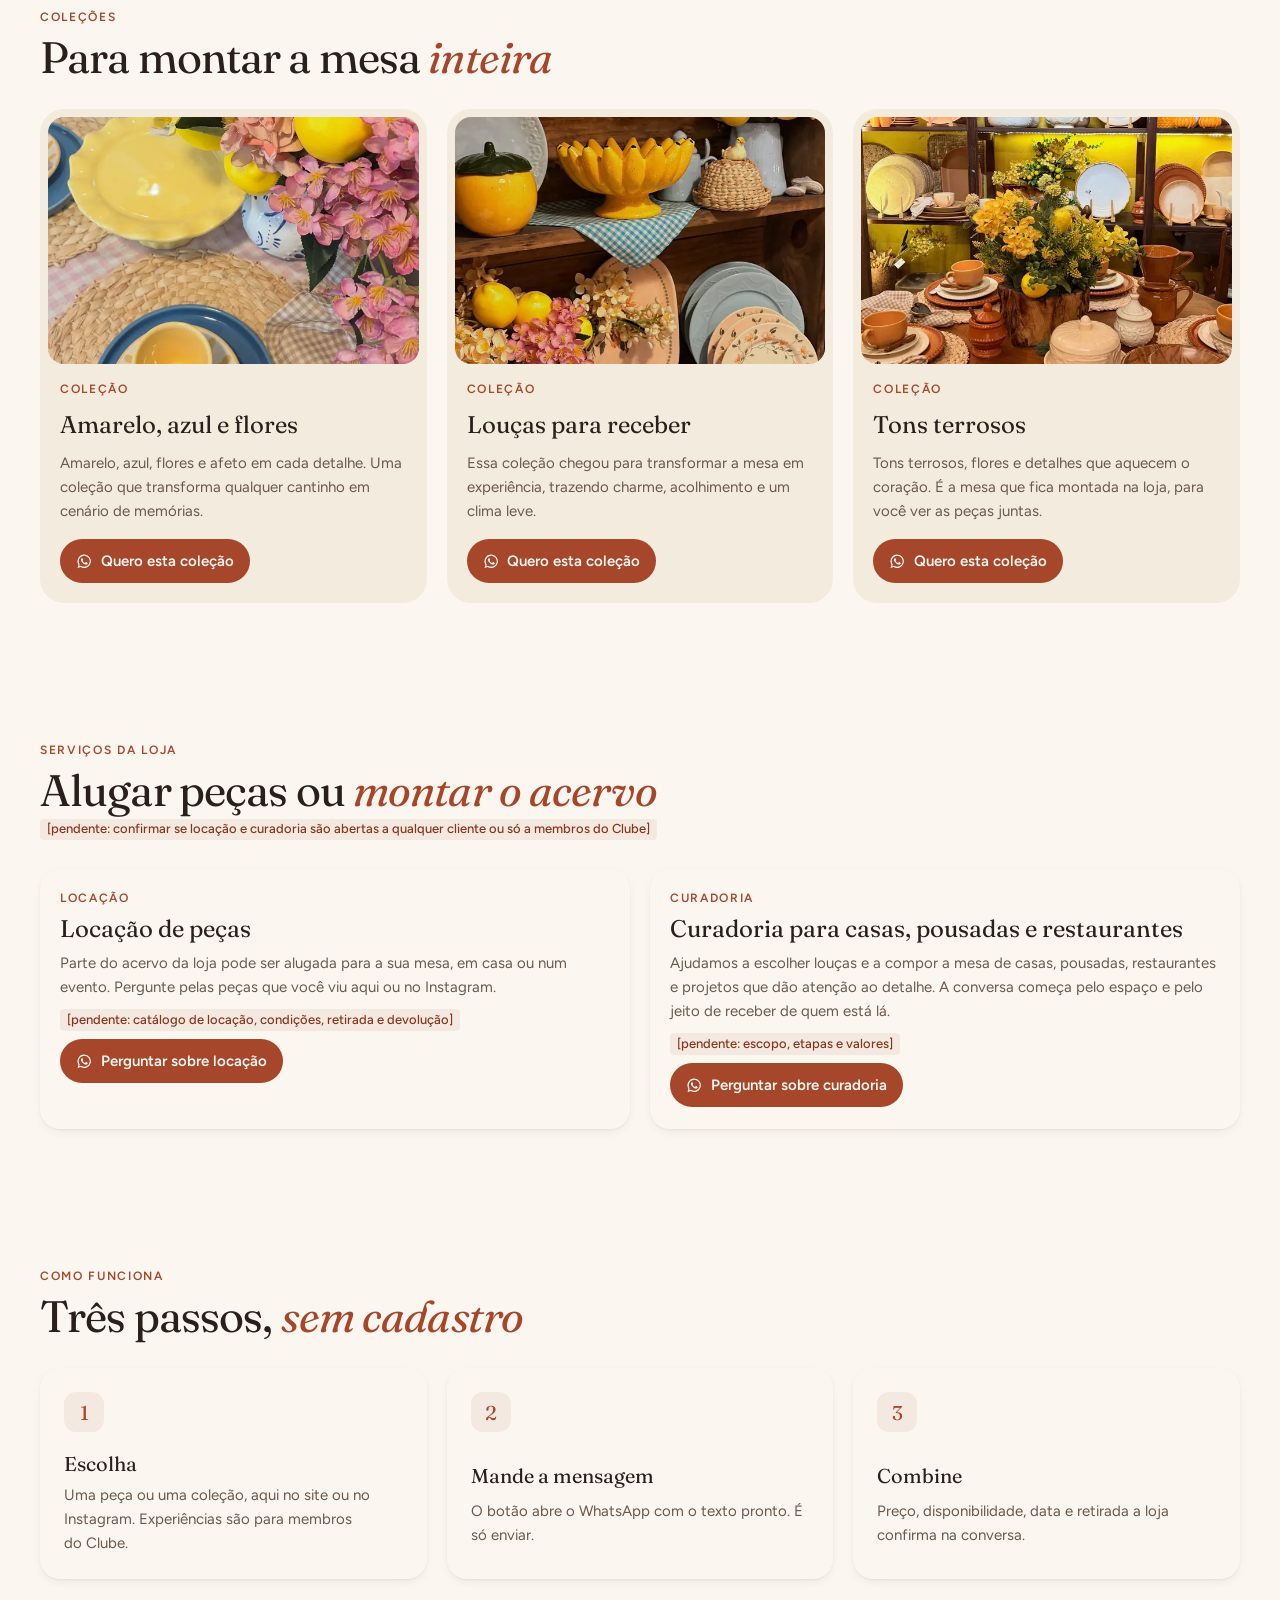
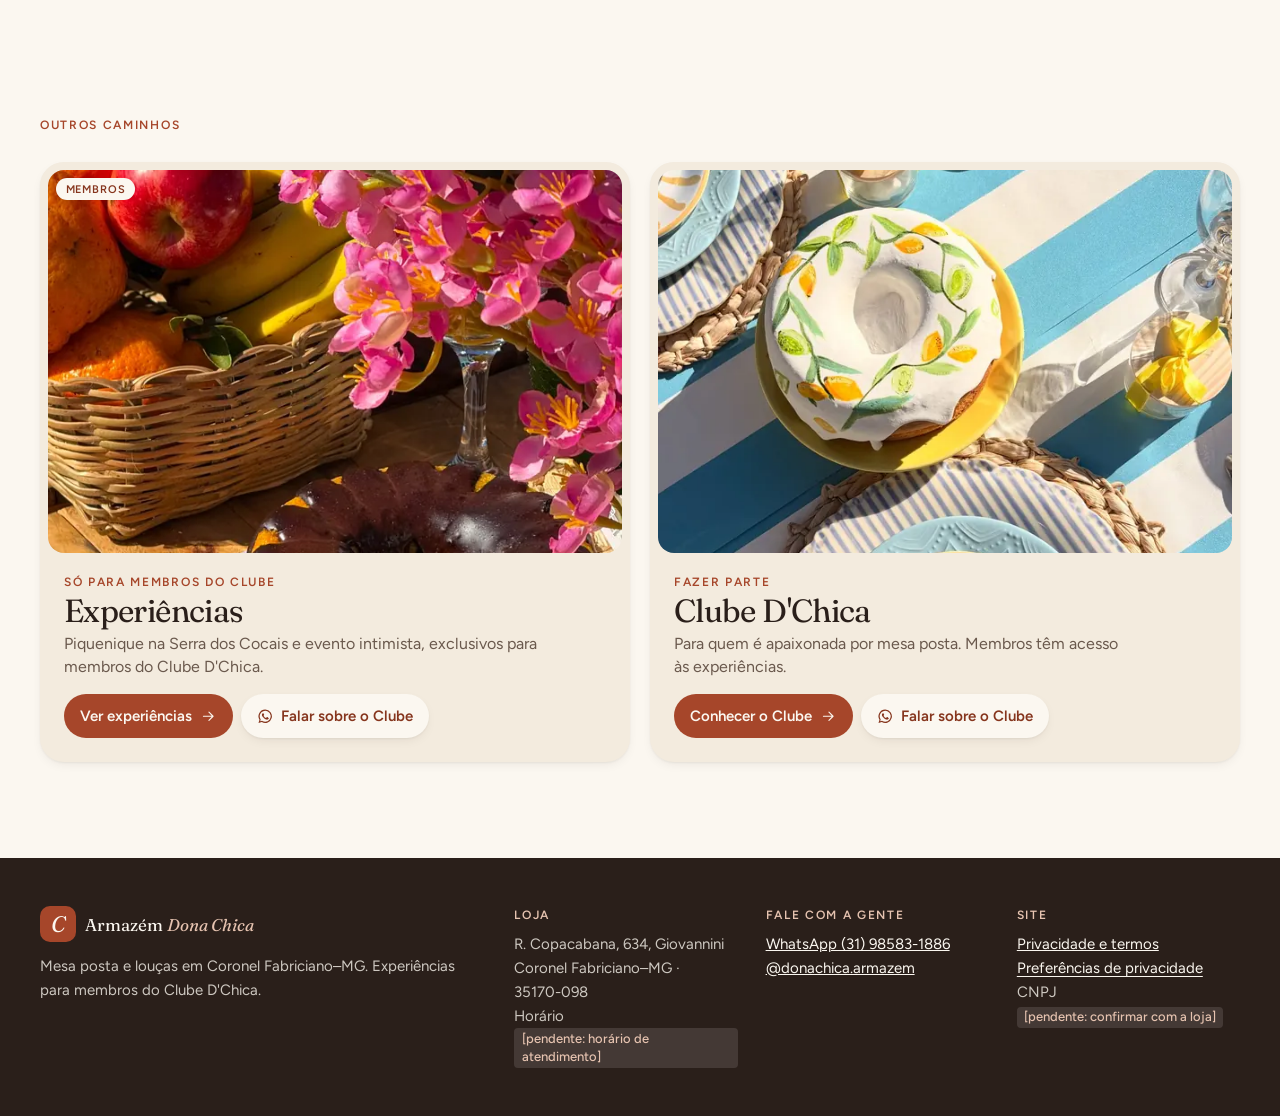
<file: loucas.html>
<!doctype html>
<html lang="pt-BR">
<head>
<meta charset="utf-8">
<meta name="viewport" content="width=device-width, initial-scale=1">
<title>Louças e coleções · Armazém Dona Chica</title>
<meta name="description" content="Louças e coleções para mesa posta, locação de peças e curadoria em Coronel Fabriciano–MG. Pergunte preço e disponibilidade de cada foto pelo WhatsApp.">
<meta name="robots" content="noindex">
<meta name="theme-color" content="#fbf7f0">
<meta property="og:type" content="website">
<meta property="og:locale" content="pt_BR">
<meta property="og:site_name" content="Armazém Dona Chica">
<meta property="og:title" content="Louças e coleções · Armazém Dona Chica">
<meta property="og:description" content="Louças e coleções para mesa posta, locação de peças e curadoria em Coronel Fabriciano–MG. Pergunte preço e disponibilidade de cada foto pelo WhatsApp.">
<link rel="icon" href="assets/favicon.svg" type="image/svg+xml">
<link rel="preload" href="assets/fonts/fraunces-latin-opsz-normal.woff2" as="font" type="font/woff2" crossorigin>
<link rel="preload" href="assets/fonts/figtree-latin-wght-normal.woff2" as="font" type="font/woff2" crossorigin>
<link rel="stylesheet" href="assets/style.css">
<script type="application/ld+json">{"@context": "https://schema.org", "@type": ["LocalBusiness", "HomeGoodsStore"], "name": "Armazém Dona Chica", "alternateName": "Armazém D'Chica", "description": "Mesa posta, louças e coleções, curadoria e locação de peças em Coronel Fabriciano–MG. Piqueniques na Serra dos Cocais e eventos intimistas exclusivos para membros do Clube D'Chica.", "telephone": "+55 31 98583-1886", "address": {"@type": "PostalAddress", "streetAddress": "R. Copacabana, 634, Giovannini", "addressLocality": "Coronel Fabriciano", "addressRegion": "MG", "postalCode": "35170-098", "addressCountry": "BR"}, "hasMap": "https://www.google.com/maps/search/?api=1&query=R.%20Copacabana%2C%20634%2C%20Giovannini%2C%20Coronel%20Fabriciano%20-%20MG%2C%2035170-098", "areaServed": ["Coronel Fabriciano", "Ipatinga", "Timóteo", "Serra dos Cocais"], "sameAs": ["https://www.instagram.com/donachica.armazem/"]}</script>
</head>
<body>
<a class="pular" href="#conteudo">Pular para o conteúdo</a>
<header class="cab">
<div class="envolve cab-in">
<a class="marca" href="index.html"><span class="marca-s" aria-hidden="true">C</span><span>Armazém <em>Dona Chica</em></span></a>
<nav class="nav" aria-label="Principal"><a href="loucas.html" aria-current="page">Louças</a><a href="experiencias.html">Experiências</a><a href="clube.html">Clube</a><a href="historia.html">História</a><a href="contato.html">Contato</a></nav>
<a class="btn btn--p btn--s cab-zap" href="https://wa.me/5531985831886?text=Ol%C3%A1%21%20Vim%20pelo%20site%20do%20Armaz%C3%A9m%20Dona%20Chica."><svg class="ico" viewBox="0 0 24 24" aria-hidden="true" fill="currentColor"><path d="M12 2.2a9.8 9.8 0 0 0-8.4 14.9L2.2 21.8l4.8-1.3A9.8 9.8 0 1 0 12 2.2Zm0 17.8c-1.5 0-3-.4-4.2-1.2l-.3-.2-2.9.8.8-2.8-.2-.3A8 8 0 1 1 12 20Zm4.4-6c-.2-.1-1.4-.7-1.7-.8-.2-.1-.4-.1-.5.1l-.8 1c-.1.2-.3.2-.5.1a6.5 6.5 0 0 1-3.2-2.8c-.2-.4.2-.4.7-1.3.1-.2 0-.3 0-.4l-.8-1.8c-.2-.5-.4-.4-.5-.4h-.5a.9.9 0 0 0-.6.3 2.7 2.7 0 0 0-.9 2c0 1.2.9 2.4 1 2.5.1.2 1.7 2.7 4.2 3.8 1.6.7 2.2.7 3 .6.5-.1 1.4-.6 1.6-1.1.2-.6.2-1 .1-1.1l-.6-.3Z"/></svg><span>WhatsApp</span></a>
<button class="cab-menu" type="button" data-menu aria-expanded="false" aria-controls="menu"><span aria-hidden="true"></span>Menu</button>
</div>
<nav class="gaveta" id="menu" aria-label="Menu">
<div class="envolve gaveta-in"><a href="loucas.html" aria-current="page">Louças</a><a href="experiencias.html">Experiências</a><a href="clube.html">Clube</a><a href="historia.html">História</a><a href="contato.html">Contato</a><button type="button" class="gaveta-x" data-menu-fechar>Fechar menu</button></div>
</nav>
</header>
<main id="conteudo"><nav class="trilha envolve" aria-label="Você está em"><a href="index.html">Início</a><span aria-hidden="true">/</span><span aria-current="page">Louças e coleções</span></nav>
<section class="abre abre--p envolve">
<h1>Louças e <em>coleções</em></h1>
<p class="abre-p">O site não vende online. Preço e disponibilidade das peças a loja informa pelo WhatsApp, ou você vem ver de perto.</p>
<p><span class="pend">[pendente: catálogo com nome, medidas e preço de cada peça]</span></p>
</section>
<section class="envolve secao-c">
<div class="filtros" data-filtros="pecas" role="group" aria-label="Filtrar fotos"><button type="button" data-f="todas" aria-pressed="true">Todas</button><button type="button" data-f="colecoes" aria-pressed="false">Coleções</button><button type="button" data-f="loja" aria-pressed="false">Na loja</button><button type="button" data-f="mesas" aria-pressed="false">Mesas montadas</button></div>
<div class="pecas" id="pecas"><article class="peca" data-cat="colecoes">
<div class="peca-f"><img src="assets/img/colecao-amarela-azul-640.webp" srcset="assets/img/colecao-amarela-azul-640.webp 640w, assets/img/colecao-amarela-azul-1200.webp 1200w" sizes="(min-width:60rem) 23vw, (min-width:40rem) 45vw, 92vw" width="640" height="853" alt="Xícara amarela sobre prato azul, com flores e limões ao redor" loading="lazy" decoding="async"></div>
<div class="peca-t"><h3>Coleção amarela e azul</h3><p class="peca-p">Preço <span class="pend">[pendente: a loja informa]</span></p>
<a class="btn btn--c btn--s" href="https://wa.me/5531985831886?text=Ol%C3%A1%21%20Vi%20no%20site%20a%20foto%20%E2%80%9CCole%C3%A7%C3%A3o%20amarela%20e%20azul%E2%80%9D%20e%20quero%20saber%20pre%C3%A7o%20e%20disponibilidade."><svg class="ico" viewBox="0 0 24 24" aria-hidden="true" fill="currentColor"><path d="M12 2.2a9.8 9.8 0 0 0-8.4 14.9L2.2 21.8l4.8-1.3A9.8 9.8 0 1 0 12 2.2Zm0 17.8c-1.5 0-3-.4-4.2-1.2l-.3-.2-2.9.8.8-2.8-.2-.3A8 8 0 1 1 12 20Zm4.4-6c-.2-.1-1.4-.7-1.7-.8-.2-.1-.4-.1-.5.1l-.8 1c-.1.2-.3.2-.5.1a6.5 6.5 0 0 1-3.2-2.8c-.2-.4.2-.4.7-1.3.1-.2 0-.3 0-.4l-.8-1.8c-.2-.5-.4-.4-.5-.4h-.5a.9.9 0 0 0-.6.3 2.7 2.7 0 0 0-.9 2c0 1.2.9 2.4 1 2.5.1.2 1.7 2.7 4.2 3.8 1.6.7 2.2.7 3 .6.5-.1 1.4-.6 1.6-1.1.2-.6.2-1 .1-1.1l-.6-.3Z"/></svg>Perguntar por esta</a></div>
</article><article class="peca" data-cat="colecoes">
<div class="peca-f"><img src="assets/img/colecao-azul-amarela-flores-640.webp" srcset="assets/img/colecao-azul-amarela-flores-640.webp 640w, assets/img/colecao-azul-amarela-flores-1200.webp 1200w" sizes="(min-width:60rem) 23vw, (min-width:40rem) 45vw, 92vw" width="640" height="852" alt="Armário de madeira com louças azuis e brancas, limões e flores" loading="lazy" decoding="async"></div>
<div class="peca-t"><h3>Armário com a coleção azul e amarela</h3><p class="peca-p">Preço <span class="pend">[pendente: a loja informa]</span></p>
<a class="btn btn--c btn--s" href="https://wa.me/5531985831886?text=Ol%C3%A1%21%20Vi%20no%20site%20a%20foto%20%E2%80%9CArm%C3%A1rio%20com%20a%20cole%C3%A7%C3%A3o%20azul%20e%20amarela%E2%80%9D%20e%20quero%20saber%20pre%C3%A7o%20e%20disponibilidade."><svg class="ico" viewBox="0 0 24 24" aria-hidden="true" fill="currentColor"><path d="M12 2.2a9.8 9.8 0 0 0-8.4 14.9L2.2 21.8l4.8-1.3A9.8 9.8 0 1 0 12 2.2Zm0 17.8c-1.5 0-3-.4-4.2-1.2l-.3-.2-2.9.8.8-2.8-.2-.3A8 8 0 1 1 12 20Zm4.4-6c-.2-.1-1.4-.7-1.7-.8-.2-.1-.4-.1-.5.1l-.8 1c-.1.2-.3.2-.5.1a6.5 6.5 0 0 1-3.2-2.8c-.2-.4.2-.4.7-1.3.1-.2 0-.3 0-.4l-.8-1.8c-.2-.5-.4-.4-.5-.4h-.5a.9.9 0 0 0-.6.3 2.7 2.7 0 0 0-.9 2c0 1.2.9 2.4 1 2.5.1.2 1.7 2.7 4.2 3.8 1.6.7 2.2.7 3 .6.5-.1 1.4-.6 1.6-1.1.2-.6.2-1 .1-1.1l-.6-.3Z"/></svg>Perguntar por esta</a></div>
</article><article class="peca" data-cat="loja">
<div class="peca-f"><img src="assets/img/aparador-loucas-limoes-flores-640.webp" srcset="assets/img/aparador-loucas-limoes-flores-640.webp 640w, assets/img/aparador-loucas-limoes-flores-1200.webp 1200w" sizes="(min-width:60rem) 23vw, (min-width:40rem) 45vw, 92vw" width="640" height="853" alt="Aparador de madeira com louças azuis e rosadas, limões e flores" loading="lazy" decoding="async"></div>
<div class="peca-t"><h3>Aparador com louças, limões e flores</h3><p class="peca-p">Preço <span class="pend">[pendente: a loja informa]</span></p>
<a class="btn btn--c btn--s" href="https://wa.me/5531985831886?text=Ol%C3%A1%21%20Vi%20no%20site%20a%20foto%20%E2%80%9CAparador%20com%20lou%C3%A7as%2C%20lim%C3%B5es%20e%20flores%E2%80%9D%20e%20quero%20saber%20pre%C3%A7o%20e%20disponibilidade."><svg class="ico" viewBox="0 0 24 24" aria-hidden="true" fill="currentColor"><path d="M12 2.2a9.8 9.8 0 0 0-8.4 14.9L2.2 21.8l4.8-1.3A9.8 9.8 0 1 0 12 2.2Zm0 17.8c-1.5 0-3-.4-4.2-1.2l-.3-.2-2.9.8.8-2.8-.2-.3A8 8 0 1 1 12 20Zm4.4-6c-.2-.1-1.4-.7-1.7-.8-.2-.1-.4-.1-.5.1l-.8 1c-.1.2-.3.2-.5.1a6.5 6.5 0 0 1-3.2-2.8c-.2-.4.2-.4.7-1.3.1-.2 0-.3 0-.4l-.8-1.8c-.2-.5-.4-.4-.5-.4h-.5a.9.9 0 0 0-.6.3 2.7 2.7 0 0 0-.9 2c0 1.2.9 2.4 1 2.5.1.2 1.7 2.7 4.2 3.8 1.6.7 2.2.7 3 .6.5-.1 1.4-.6 1.6-1.1.2-.6.2-1 .1-1.1l-.6-.3Z"/></svg>Perguntar por esta</a></div>
</article><article class="peca" data-cat="loja">
<div class="peca-f"><img src="assets/img/loja-tons-terrosos-640.webp" srcset="assets/img/loja-tons-terrosos-640.webp 640w, assets/img/loja-tons-terrosos-1200.webp 1200w" sizes="(min-width:60rem) 23vw, (min-width:40rem) 45vw, 92vw" width="640" height="853" alt="Interior da loja: mesa posta em tons terrosos diante de prateleiras de louças" loading="lazy" decoding="async"></div>
<div class="peca-t"><h3>A mesa em tons terrosos, na loja</h3><p class="peca-p">Preço <span class="pend">[pendente: a loja informa]</span></p>
<a class="btn btn--c btn--s" href="https://wa.me/5531985831886?text=Ol%C3%A1%21%20Vi%20no%20site%20a%20foto%20%E2%80%9CA%20mesa%20em%20tons%20terrosos%2C%20na%20loja%E2%80%9D%20e%20quero%20saber%20pre%C3%A7o%20e%20disponibilidade."><svg class="ico" viewBox="0 0 24 24" aria-hidden="true" fill="currentColor"><path d="M12 2.2a9.8 9.8 0 0 0-8.4 14.9L2.2 21.8l4.8-1.3A9.8 9.8 0 1 0 12 2.2Zm0 17.8c-1.5 0-3-.4-4.2-1.2l-.3-.2-2.9.8.8-2.8-.2-.3A8 8 0 1 1 12 20Zm4.4-6c-.2-.1-1.4-.7-1.7-.8-.2-.1-.4-.1-.5.1l-.8 1c-.1.2-.3.2-.5.1a6.5 6.5 0 0 1-3.2-2.8c-.2-.4.2-.4.7-1.3.1-.2 0-.3 0-.4l-.8-1.8c-.2-.5-.4-.4-.5-.4h-.5a.9.9 0 0 0-.6.3 2.7 2.7 0 0 0-.9 2c0 1.2.9 2.4 1 2.5.1.2 1.7 2.7 4.2 3.8 1.6.7 2.2.7 3 .6.5-.1 1.4-.6 1.6-1.1.2-.6.2-1 .1-1.1l-.6-.3Z"/></svg>Perguntar por esta</a></div>
</article><article class="peca" data-cat="mesas">
<div class="peca-f"><img src="assets/img/mesa-posta-listras-azuis-640.webp" srcset="assets/img/mesa-posta-listras-azuis-640.webp 640w, assets/img/mesa-posta-listras-azuis-1200.webp 1200w" sizes="(min-width:60rem) 23vw, (min-width:40rem) 45vw, 92vw" width="640" height="480" alt="Mesa posta vista de cima, toalha listrada azul e branca, sousplat de palha e bolo pintado à mão" loading="lazy" decoding="async"></div>
<div class="peca-t"><h3>Mesa posta com listras azuis</h3><p class="peca-p">Preço <span class="pend">[pendente: a loja informa]</span></p>
<a class="btn btn--c btn--s" href="https://wa.me/5531985831886?text=Ol%C3%A1%21%20Vi%20no%20site%20a%20foto%20%E2%80%9CMesa%20posta%20com%20listras%20azuis%E2%80%9D%20e%20quero%20saber%20pre%C3%A7o%20e%20disponibilidade."><svg class="ico" viewBox="0 0 24 24" aria-hidden="true" fill="currentColor"><path d="M12 2.2a9.8 9.8 0 0 0-8.4 14.9L2.2 21.8l4.8-1.3A9.8 9.8 0 1 0 12 2.2Zm0 17.8c-1.5 0-3-.4-4.2-1.2l-.3-.2-2.9.8.8-2.8-.2-.3A8 8 0 1 1 12 20Zm4.4-6c-.2-.1-1.4-.7-1.7-.8-.2-.1-.4-.1-.5.1l-.8 1c-.1.2-.3.2-.5.1a6.5 6.5 0 0 1-3.2-2.8c-.2-.4.2-.4.7-1.3.1-.2 0-.3 0-.4l-.8-1.8c-.2-.5-.4-.4-.5-.4h-.5a.9.9 0 0 0-.6.3 2.7 2.7 0 0 0-.9 2c0 1.2.9 2.4 1 2.5.1.2 1.7 2.7 4.2 3.8 1.6.7 2.2.7 3 .6.5-.1 1.4-.6 1.6-1.1.2-.6.2-1 .1-1.1l-.6-.3Z"/></svg>Perguntar por esta</a></div>
</article><article class="peca" data-cat="mesas">
<div class="peca-f"><img src="assets/img/mesa-longa-evento-640.webp" srcset="assets/img/mesa-longa-evento-640.webp 640w, assets/img/mesa-longa-evento-1200.webp 1200w" sizes="(min-width:60rem) 23vw, (min-width:40rem) 45vw, 92vw" width="640" height="853" alt="Mesa longa posta para convidados, com hortênsias, taças e guardanapos de linho" loading="lazy" decoding="async"></div>
<div class="peca-t"><h3>Mesa longa para evento</h3><p class="peca-p">Preço <span class="pend">[pendente: a loja informa]</span></p>
<a class="btn btn--c btn--s" href="https://wa.me/5531985831886?text=Ol%C3%A1%21%20Vi%20no%20site%20a%20foto%20%E2%80%9CMesa%20longa%20para%20evento%E2%80%9D%20e%20quero%20saber%20pre%C3%A7o%20e%20disponibilidade."><svg class="ico" viewBox="0 0 24 24" aria-hidden="true" fill="currentColor"><path d="M12 2.2a9.8 9.8 0 0 0-8.4 14.9L2.2 21.8l4.8-1.3A9.8 9.8 0 1 0 12 2.2Zm0 17.8c-1.5 0-3-.4-4.2-1.2l-.3-.2-2.9.8.8-2.8-.2-.3A8 8 0 1 1 12 20Zm4.4-6c-.2-.1-1.4-.7-1.7-.8-.2-.1-.4-.1-.5.1l-.8 1c-.1.2-.3.2-.5.1a6.5 6.5 0 0 1-3.2-2.8c-.2-.4.2-.4.7-1.3.1-.2 0-.3 0-.4l-.8-1.8c-.2-.5-.4-.4-.5-.4h-.5a.9.9 0 0 0-.6.3 2.7 2.7 0 0 0-.9 2c0 1.2.9 2.4 1 2.5.1.2 1.7 2.7 4.2 3.8 1.6.7 2.2.7 3 .6.5-.1 1.4-.6 1.6-1.1.2-.6.2-1 .1-1.1l-.6-.3Z"/></svg>Perguntar por esta</a></div>
</article><article class="peca" data-cat="mesas">
<div class="peca-f"><img src="assets/img/mesa-doces-hortensias-640.webp" srcset="assets/img/mesa-doces-hortensias-640.webp 640w, assets/img/mesa-doces-hortensias-1200.webp 1200w" sizes="(min-width:60rem) 23vw, (min-width:40rem) 45vw, 92vw" width="640" height="853" alt="Mesa de doces decorada com hortênsias rosadas" loading="lazy" decoding="async"></div>
<div class="peca-t"><h3>Mesa de doces com hortênsias</h3><p class="peca-p">Preço <span class="pend">[pendente: a loja informa]</span></p>
<a class="btn btn--c btn--s" href="https://wa.me/5531985831886?text=Ol%C3%A1%21%20Vi%20no%20site%20a%20foto%20%E2%80%9CMesa%20de%20doces%20com%20hort%C3%AAnsias%E2%80%9D%20e%20quero%20saber%20pre%C3%A7o%20e%20disponibilidade."><svg class="ico" viewBox="0 0 24 24" aria-hidden="true" fill="currentColor"><path d="M12 2.2a9.8 9.8 0 0 0-8.4 14.9L2.2 21.8l4.8-1.3A9.8 9.8 0 1 0 12 2.2Zm0 17.8c-1.5 0-3-.4-4.2-1.2l-.3-.2-2.9.8.8-2.8-.2-.3A8 8 0 1 1 12 20Zm4.4-6c-.2-.1-1.4-.7-1.7-.8-.2-.1-.4-.1-.5.1l-.8 1c-.1.2-.3.2-.5.1a6.5 6.5 0 0 1-3.2-2.8c-.2-.4.2-.4.7-1.3.1-.2 0-.3 0-.4l-.8-1.8c-.2-.5-.4-.4-.5-.4h-.5a.9.9 0 0 0-.6.3 2.7 2.7 0 0 0-.9 2c0 1.2.9 2.4 1 2.5.1.2 1.7 2.7 4.2 3.8 1.6.7 2.2.7 3 .6.5-.1 1.4-.6 1.6-1.1.2-.6.2-1 .1-1.1l-.6-.3Z"/></svg>Perguntar por esta</a></div>
</article><article class="peca" data-cat="mesas">
<div class="peca-f"><img src="assets/img/bolo-branco-flores-doces-640.webp" srcset="assets/img/bolo-branco-flores-doces-640.webp 640w, assets/img/bolo-branco-flores-doces-1200.webp 1200w" sizes="(min-width:60rem) 23vw, (min-width:40rem) 45vw, 92vw" width="640" height="853" alt="Bolo branco entre hortênsias, com bandejas de doces" loading="lazy" decoding="async"></div>
<div class="peca-t"><h3>Bolo branco, flores e doces</h3><p class="peca-p">Preço <span class="pend">[pendente: a loja informa]</span></p>
<a class="btn btn--c btn--s" href="https://wa.me/5531985831886?text=Ol%C3%A1%21%20Vi%20no%20site%20a%20foto%20%E2%80%9CBolo%20branco%2C%20flores%20e%20doces%E2%80%9D%20e%20quero%20saber%20pre%C3%A7o%20e%20disponibilidade."><svg class="ico" viewBox="0 0 24 24" aria-hidden="true" fill="currentColor"><path d="M12 2.2a9.8 9.8 0 0 0-8.4 14.9L2.2 21.8l4.8-1.3A9.8 9.8 0 1 0 12 2.2Zm0 17.8c-1.5 0-3-.4-4.2-1.2l-.3-.2-2.9.8.8-2.8-.2-.3A8 8 0 1 1 12 20Zm4.4-6c-.2-.1-1.4-.7-1.7-.8-.2-.1-.4-.1-.5.1l-.8 1c-.1.2-.3.2-.5.1a6.5 6.5 0 0 1-3.2-2.8c-.2-.4.2-.4.7-1.3.1-.2 0-.3 0-.4l-.8-1.8c-.2-.5-.4-.4-.5-.4h-.5a.9.9 0 0 0-.6.3 2.7 2.7 0 0 0-.9 2c0 1.2.9 2.4 1 2.5.1.2 1.7 2.7 4.2 3.8 1.6.7 2.2.7 3 .6.5-.1 1.4-.6 1.6-1.1.2-.6.2-1 .1-1.1l-.6-.3Z"/></svg>Perguntar por esta</a></div>
</article></div>
</section>
<section class="secao envolve">
<div class="cab-sec"><p class="mini">Coleções</p><h2>Para montar a mesa <em>inteira</em></h2></div>
<div class="colecoes"><article class="colecao">
<div class="colecao-f"><img src="assets/img/colecao-amarela-azul-640.webp" srcset="assets/img/colecao-amarela-azul-640.webp 640w, assets/img/colecao-amarela-azul-1200.webp 1200w" sizes="(min-width:60rem) 30vw, 92vw" width="640" height="853" alt="Xícara amarela sobre prato azul, com flores e limões ao redor" loading="lazy" decoding="async"></div>
<div><p class="mini">Coleção</p><h3>Amarelo, azul e flores</h3><p>Amarelo, azul, flores e afeto em cada detalhe. Uma coleção que transforma qualquer cantinho em cenário de memórias.</p>
<a class="btn btn--p btn--s" href="https://wa.me/5531985831886?text=Ol%C3%A1%21%20Quero%20saber%20sobre%20a%20cole%C3%A7%C3%A3o%20%E2%80%9CAmarelo%2C%20azul%20e%20flores%E2%80%9D."><svg class="ico" viewBox="0 0 24 24" aria-hidden="true" fill="currentColor"><path d="M12 2.2a9.8 9.8 0 0 0-8.4 14.9L2.2 21.8l4.8-1.3A9.8 9.8 0 1 0 12 2.2Zm0 17.8c-1.5 0-3-.4-4.2-1.2l-.3-.2-2.9.8.8-2.8-.2-.3A8 8 0 1 1 12 20Zm4.4-6c-.2-.1-1.4-.7-1.7-.8-.2-.1-.4-.1-.5.1l-.8 1c-.1.2-.3.2-.5.1a6.5 6.5 0 0 1-3.2-2.8c-.2-.4.2-.4.7-1.3.1-.2 0-.3 0-.4l-.8-1.8c-.2-.5-.4-.4-.5-.4h-.5a.9.9 0 0 0-.6.3 2.7 2.7 0 0 0-.9 2c0 1.2.9 2.4 1 2.5.1.2 1.7 2.7 4.2 3.8 1.6.7 2.2.7 3 .6.5-.1 1.4-.6 1.6-1.1.2-.6.2-1 .1-1.1l-.6-.3Z"/></svg>Quero esta coleção</a></div>
</article><article class="colecao">
<div class="colecao-f"><img src="assets/img/aparador-loucas-limoes-flores-640.webp" srcset="assets/img/aparador-loucas-limoes-flores-640.webp 640w, assets/img/aparador-loucas-limoes-flores-1200.webp 1200w" sizes="(min-width:60rem) 30vw, 92vw" width="640" height="853" alt="Aparador de madeira com louças azuis e rosadas, limões e flores" loading="lazy" decoding="async"></div>
<div><p class="mini">Coleção</p><h3>Louças para receber</h3><p>Essa coleção chegou para transformar a mesa em experiência, trazendo charme, acolhimento e um clima leve.</p>
<a class="btn btn--p btn--s" href="https://wa.me/5531985831886?text=Ol%C3%A1%21%20Quero%20saber%20sobre%20a%20cole%C3%A7%C3%A3o%20%E2%80%9CLou%C3%A7as%20para%20receber%E2%80%9D."><svg class="ico" viewBox="0 0 24 24" aria-hidden="true" fill="currentColor"><path d="M12 2.2a9.8 9.8 0 0 0-8.4 14.9L2.2 21.8l4.8-1.3A9.8 9.8 0 1 0 12 2.2Zm0 17.8c-1.5 0-3-.4-4.2-1.2l-.3-.2-2.9.8.8-2.8-.2-.3A8 8 0 1 1 12 20Zm4.4-6c-.2-.1-1.4-.7-1.7-.8-.2-.1-.4-.1-.5.1l-.8 1c-.1.2-.3.2-.5.1a6.5 6.5 0 0 1-3.2-2.8c-.2-.4.2-.4.7-1.3.1-.2 0-.3 0-.4l-.8-1.8c-.2-.5-.4-.4-.5-.4h-.5a.9.9 0 0 0-.6.3 2.7 2.7 0 0 0-.9 2c0 1.2.9 2.4 1 2.5.1.2 1.7 2.7 4.2 3.8 1.6.7 2.2.7 3 .6.5-.1 1.4-.6 1.6-1.1.2-.6.2-1 .1-1.1l-.6-.3Z"/></svg>Quero esta coleção</a></div>
</article><article class="colecao">
<div class="colecao-f"><img src="assets/img/loja-tons-terrosos-640.webp" srcset="assets/img/loja-tons-terrosos-640.webp 640w, assets/img/loja-tons-terrosos-1200.webp 1200w" sizes="(min-width:60rem) 30vw, 92vw" width="640" height="853" alt="Interior da loja: mesa posta em tons terrosos diante de prateleiras de louças" loading="lazy" decoding="async"></div>
<div><p class="mini">Coleção</p><h3>Tons terrosos</h3><p>Tons terrosos, flores e detalhes que aquecem o coração. É a mesa que fica montada na loja, para você ver as peças juntas.</p>
<a class="btn btn--p btn--s" href="https://wa.me/5531985831886?text=Ol%C3%A1%21%20Quero%20saber%20sobre%20a%20cole%C3%A7%C3%A3o%20%E2%80%9CTons%20terrosos%E2%80%9D."><svg class="ico" viewBox="0 0 24 24" aria-hidden="true" fill="currentColor"><path d="M12 2.2a9.8 9.8 0 0 0-8.4 14.9L2.2 21.8l4.8-1.3A9.8 9.8 0 1 0 12 2.2Zm0 17.8c-1.5 0-3-.4-4.2-1.2l-.3-.2-2.9.8.8-2.8-.2-.3A8 8 0 1 1 12 20Zm4.4-6c-.2-.1-1.4-.7-1.7-.8-.2-.1-.4-.1-.5.1l-.8 1c-.1.2-.3.2-.5.1a6.5 6.5 0 0 1-3.2-2.8c-.2-.4.2-.4.7-1.3.1-.2 0-.3 0-.4l-.8-1.8c-.2-.5-.4-.4-.5-.4h-.5a.9.9 0 0 0-.6.3 2.7 2.7 0 0 0-.9 2c0 1.2.9 2.4 1 2.5.1.2 1.7 2.7 4.2 3.8 1.6.7 2.2.7 3 .6.5-.1 1.4-.6 1.6-1.1.2-.6.2-1 .1-1.1l-.6-.3Z"/></svg>Quero esta coleção</a></div>
</article></div>
</section>
<section class="secao-c envolve" id="servicos">
<div class="cab-sec"><p class="mini">Serviços da loja</p><h2>Alugar peças ou <em>montar o acervo</em></h2><p class="serv-p"><span class="pend">[pendente: confirmar se locação e curadoria são abertas a qualquer cliente ou só a membros do Clube]</span></p></div>
<div class="servs"><article class="serv" id="locacao"><p class="mini">Locação</p><h3>Locação de peças</h3><p>Parte do acervo da loja pode ser alugada para a sua mesa, em casa ou num evento. Pergunte pelas peças que você viu aqui ou no Instagram.</p><p class="serv-p"><span class="pend">[pendente: catálogo de locação, condições, retirada e devolução]</span></p>
<a class="btn btn--p btn--s" href="https://wa.me/5531985831886?text=Ol%C3%A1%21%20Quero%20saber%20sobre%20a%20loca%C3%A7%C3%A3o%20de%20pe%C3%A7as."><svg class="ico" viewBox="0 0 24 24" aria-hidden="true" fill="currentColor"><path d="M12 2.2a9.8 9.8 0 0 0-8.4 14.9L2.2 21.8l4.8-1.3A9.8 9.8 0 1 0 12 2.2Zm0 17.8c-1.5 0-3-.4-4.2-1.2l-.3-.2-2.9.8.8-2.8-.2-.3A8 8 0 1 1 12 20Zm4.4-6c-.2-.1-1.4-.7-1.7-.8-.2-.1-.4-.1-.5.1l-.8 1c-.1.2-.3.2-.5.1a6.5 6.5 0 0 1-3.2-2.8c-.2-.4.2-.4.7-1.3.1-.2 0-.3 0-.4l-.8-1.8c-.2-.5-.4-.4-.5-.4h-.5a.9.9 0 0 0-.6.3 2.7 2.7 0 0 0-.9 2c0 1.2.9 2.4 1 2.5.1.2 1.7 2.7 4.2 3.8 1.6.7 2.2.7 3 .6.5-.1 1.4-.6 1.6-1.1.2-.6.2-1 .1-1.1l-.6-.3Z"/></svg>Perguntar sobre locação</a></article><article class="serv" id="curadoria"><p class="mini">Curadoria</p><h3>Curadoria para casas, pousadas e restaurantes</h3><p>Ajudamos a escolher louças e a compor a mesa de casas, pousadas, restaurantes e projetos que dão atenção ao detalhe. A conversa começa pelo espaço e pelo jeito de receber de quem está lá.</p><p class="serv-p"><span class="pend">[pendente: escopo, etapas e valores]</span></p>
<a class="btn btn--p btn--s" href="https://wa.me/5531985831886?text=Ol%C3%A1%21%20Quero%20saber%20sobre%20a%20curadoria%20de%20lou%C3%A7as%20e%20mesa%20posta."><svg class="ico" viewBox="0 0 24 24" aria-hidden="true" fill="currentColor"><path d="M12 2.2a9.8 9.8 0 0 0-8.4 14.9L2.2 21.8l4.8-1.3A9.8 9.8 0 1 0 12 2.2Zm0 17.8c-1.5 0-3-.4-4.2-1.2l-.3-.2-2.9.8.8-2.8-.2-.3A8 8 0 1 1 12 20Zm4.4-6c-.2-.1-1.4-.7-1.7-.8-.2-.1-.4-.1-.5.1l-.8 1c-.1.2-.3.2-.5.1a6.5 6.5 0 0 1-3.2-2.8c-.2-.4.2-.4.7-1.3.1-.2 0-.3 0-.4l-.8-1.8c-.2-.5-.4-.4-.5-.4h-.5a.9.9 0 0 0-.6.3 2.7 2.7 0 0 0-.9 2c0 1.2.9 2.4 1 2.5.1.2 1.7 2.7 4.2 3.8 1.6.7 2.2.7 3 .6.5-.1 1.4-.6 1.6-1.1.2-.6.2-1 .1-1.1l-.6-.3Z"/></svg>Perguntar sobre curadoria</a></article></div>
</section>
<section class="secao envolve">
<div class="cab-sec"><p class="mini">Como funciona</p><h2>Três passos, <em>sem cadastro</em></h2></div>
<ol class="passos">
<li><span class="passo-n tabnum">1</span><h3>Escolha</h3><p>Uma peça ou uma coleção, aqui no site ou no Instagram. Experiências são para membros do Clube.</p></li>
<li><span class="passo-n tabnum">2</span><h3>Mande a mensagem</h3><p>O botão abre o WhatsApp com o texto pronto. É só enviar.</p></li>
<li><span class="passo-n tabnum">3</span><h3>Combine</h3><p>Preço, disponibilidade, data e retirada a loja confirma na conversa.</p></li>
</ol>
</section>
<section class="secao-c envolve"><div class="cab-sec"><p class="mini">Outros caminhos</p></div><div class="portais portais--2"><article class="portal">
<a class="portal-f" href="experiencias.html" tabindex="-1" aria-hidden="true"><img src="assets/img/piquenique-bolo-frutas-flores-640.webp" srcset="assets/img/piquenique-bolo-frutas-flores-640.webp 640w, assets/img/piquenique-bolo-frutas-flores-1200.webp 1200w" sizes="(min-width:60rem) 30vw, 45vw" width="640" height="853" alt="Mesa de piquenique ao sol com bolo de chocolate, cesta de frutas e flores" loading="lazy" decoding="async"><span class="portal-selo">Membros</span></a>
<div class="portal-t">
<p class="mini">Só para membros do Clube</p>
<h2><a href="experiencias.html">Experiências</a></h2>
<p class="portal-d">Piquenique na Serra dos Cocais e evento intimista, exclusivos para membros do Clube D'Chica.</p>
<div class="portal-a"><a class="btn btn--p btn--s" href="experiencias.html">Ver experiências<svg class="ico" viewBox="0 0 24 24" aria-hidden="true" fill="none" stroke="currentColor" stroke-width="1.6" stroke-linecap="round" stroke-linejoin="round"><path d="M5 12h14M13 6l6 6-6 6"/></svg></a><a class="btn btn--c btn--s" href="https://wa.me/5531985831886?text=Ol%C3%A1%21%20Quero%20saber%20como%20entrar%20no%20Clube%20D%27Chica%20e%20participar%20das%20experi%C3%AAncias."><svg class="ico" viewBox="0 0 24 24" aria-hidden="true" fill="currentColor"><path d="M12 2.2a9.8 9.8 0 0 0-8.4 14.9L2.2 21.8l4.8-1.3A9.8 9.8 0 1 0 12 2.2Zm0 17.8c-1.5 0-3-.4-4.2-1.2l-.3-.2-2.9.8.8-2.8-.2-.3A8 8 0 1 1 12 20Zm4.4-6c-.2-.1-1.4-.7-1.7-.8-.2-.1-.4-.1-.5.1l-.8 1c-.1.2-.3.2-.5.1a6.5 6.5 0 0 1-3.2-2.8c-.2-.4.2-.4.7-1.3.1-.2 0-.3 0-.4l-.8-1.8c-.2-.5-.4-.4-.5-.4h-.5a.9.9 0 0 0-.6.3 2.7 2.7 0 0 0-.9 2c0 1.2.9 2.4 1 2.5.1.2 1.7 2.7 4.2 3.8 1.6.7 2.2.7 3 .6.5-.1 1.4-.6 1.6-1.1.2-.6.2-1 .1-1.1l-.6-.3Z"/></svg>Falar sobre o Clube</a></div>
</div>
</article><article class="portal">
<a class="portal-f" href="clube.html" tabindex="-1" aria-hidden="true"><img src="assets/img/mesa-posta-listras-azuis-640.webp" srcset="assets/img/mesa-posta-listras-azuis-640.webp 640w, assets/img/mesa-posta-listras-azuis-1200.webp 1200w" sizes="(min-width:60rem) 30vw, 45vw" width="640" height="480" alt="Mesa posta vista de cima, toalha listrada azul e branca, sousplat de palha e bolo pintado à mão" loading="lazy" decoding="async"></a>
<div class="portal-t">
<p class="mini">Fazer parte</p>
<h2><a href="clube.html">Clube D'Chica</a></h2>
<p class="portal-d">Para quem é apaixonada por mesa posta. Membros têm acesso às experiências.</p>
<div class="portal-a"><a class="btn btn--p btn--s" href="clube.html">Conhecer o Clube<svg class="ico" viewBox="0 0 24 24" aria-hidden="true" fill="none" stroke="currentColor" stroke-width="1.6" stroke-linecap="round" stroke-linejoin="round"><path d="M5 12h14M13 6l6 6-6 6"/></svg></a><a class="btn btn--c btn--s" href="https://wa.me/5531985831886?text=Ol%C3%A1%21%20Quero%20saber%20do%20Clube%20D%27Chica."><svg class="ico" viewBox="0 0 24 24" aria-hidden="true" fill="currentColor"><path d="M12 2.2a9.8 9.8 0 0 0-8.4 14.9L2.2 21.8l4.8-1.3A9.8 9.8 0 1 0 12 2.2Zm0 17.8c-1.5 0-3-.4-4.2-1.2l-.3-.2-2.9.8.8-2.8-.2-.3A8 8 0 1 1 12 20Zm4.4-6c-.2-.1-1.4-.7-1.7-.8-.2-.1-.4-.1-.5.1l-.8 1c-.1.2-.3.2-.5.1a6.5 6.5 0 0 1-3.2-2.8c-.2-.4.2-.4.7-1.3.1-.2 0-.3 0-.4l-.8-1.8c-.2-.5-.4-.4-.5-.4h-.5a.9.9 0 0 0-.6.3 2.7 2.7 0 0 0-.9 2c0 1.2.9 2.4 1 2.5.1.2 1.7 2.7 4.2 3.8 1.6.7 2.2.7 3 .6.5-.1 1.4-.6 1.6-1.1.2-.6.2-1 .1-1.1l-.6-.3Z"/></svg>Falar sobre o Clube</a></div>
</div>
</article></div></section></main>
<footer class="rod">
<div class="envolve rod-in">
<div class="rod-a">
<p class="marca"><span class="marca-s" aria-hidden="true">C</span><span>Armazém <em>Dona Chica</em></span></p>
<p>Mesa posta e louças em Coronel Fabriciano–MG. Experiências para membros do Clube D'Chica.</p>
</div>
<div><p class="mini">Loja</p><p>R. Copacabana, 634, Giovannini<br>Coronel Fabriciano–MG · 35170-098<br>Horário <span class="pend">[pendente: horário de atendimento]</span></p></div>
<div><p class="mini">Fale com a gente</p><p><a href="https://wa.me/5531985831886?text=Ol%C3%A1%21%20Vim%20pelo%20site%20do%20Armaz%C3%A9m%20Dona%20Chica.">WhatsApp (31) 98583-1886</a><br><a href="https://www.instagram.com/donachica.armazem/" rel="noopener">@donachica.armazem</a></p></div>
<div><p class="mini">Site</p><p><a href="privacidade.html">Privacidade e termos</a><br><button type="button" class="link" data-abrir-consent>Preferências de privacidade</button><br>CNPJ <span class="pend">[pendente: confirmar com a loja]</span></p></div>
</div>
</footer>
<div class="barra" role="navigation" aria-label="Ações rápidas">
<a class="btn btn--p" href="https://wa.me/5531985831886?text=Ol%C3%A1%21%20Vim%20pelo%20site%20do%20Armaz%C3%A9m%20Dona%20Chica."><svg class="ico" viewBox="0 0 24 24" aria-hidden="true" fill="currentColor"><path d="M12 2.2a9.8 9.8 0 0 0-8.4 14.9L2.2 21.8l4.8-1.3A9.8 9.8 0 1 0 12 2.2Zm0 17.8c-1.5 0-3-.4-4.2-1.2l-.3-.2-2.9.8.8-2.8-.2-.3A8 8 0 1 1 12 20Zm4.4-6c-.2-.1-1.4-.7-1.7-.8-.2-.1-.4-.1-.5.1l-.8 1c-.1.2-.3.2-.5.1a6.5 6.5 0 0 1-3.2-2.8c-.2-.4.2-.4.7-1.3.1-.2 0-.3 0-.4l-.8-1.8c-.2-.5-.4-.4-.5-.4h-.5a.9.9 0 0 0-.6.3 2.7 2.7 0 0 0-.9 2c0 1.2.9 2.4 1 2.5.1.2 1.7 2.7 4.2 3.8 1.6.7 2.2.7 3 .6.5-.1 1.4-.6 1.6-1.1.2-.6.2-1 .1-1.1l-.6-.3Z"/></svg>WhatsApp</a>
<a class="btn btn--c" href="https://www.google.com/maps/search/?api=1&query=R.%20Copacabana%2C%20634%2C%20Giovannini%2C%20Coronel%20Fabriciano%20-%20MG%2C%2035170-098" rel="noopener"><svg class="ico" viewBox="0 0 24 24" aria-hidden="true" fill="none" stroke="currentColor" stroke-width="1.6"><path d="M12 21s-7-6.2-7-11.5a7 7 0 0 1 14 0C19 14.8 12 21 12 21Z"/><circle cx="12" cy="9.5" r="2.5"/></svg>Como chegar</a>
</div>
<div class="consent" id="consent" role="dialog" aria-labelledby="consent-t" hidden>
<p id="consent-t" class="consent-t">Sua privacidade</p>
<p class="consent-x">Este site não usa cookies de anúncio. O mapa do Google só carrega se você aceitar ou tocar nele. <a href="privacidade.html">Saiba mais</a></p>
<div class="consent-b"><button type="button" data-consent="sim">Aceitar</button><button type="button" data-consent="nao">Recusar</button></div>
</div>
<script src="assets/site.js" defer></script>
</body>
</html>
</file>
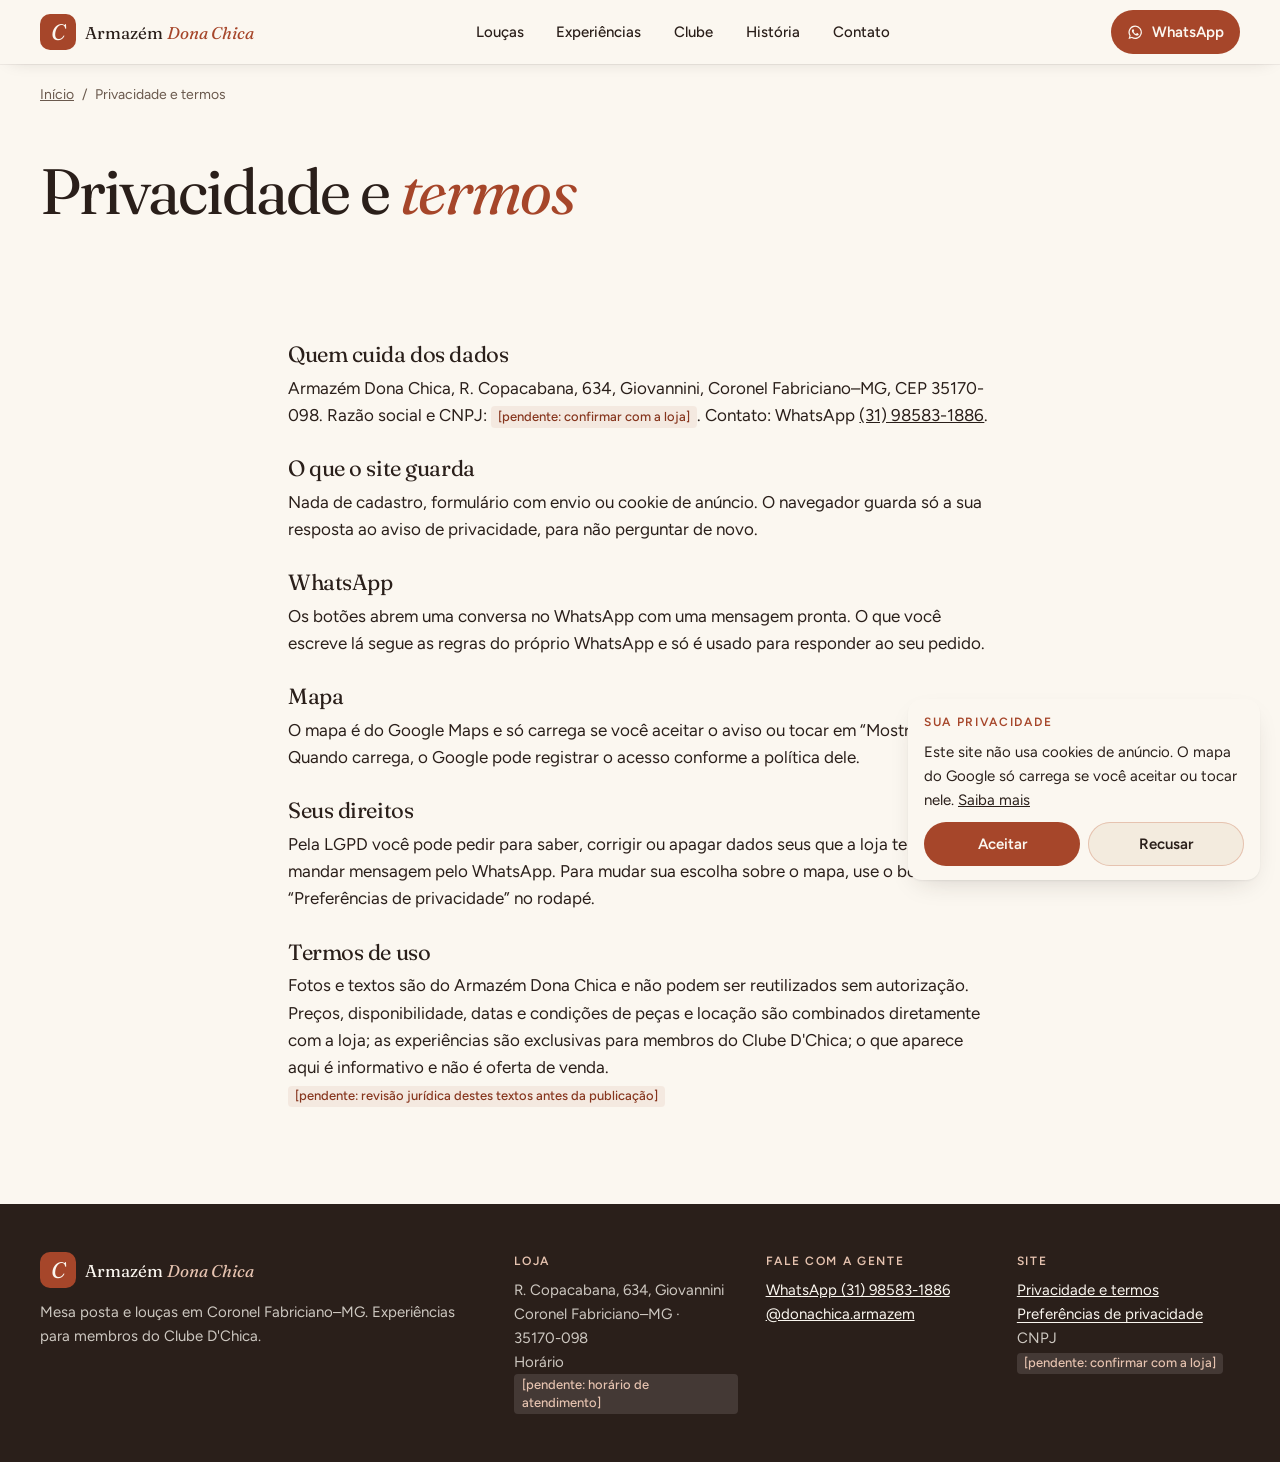
<file: privacidade.html>
<!doctype html>
<html lang="pt-BR">
<head>
<meta charset="utf-8">
<meta name="viewport" content="width=device-width, initial-scale=1">
<title>Privacidade e termos · Armazém Dona Chica</title>
<meta name="description" content="Política de privacidade e termos de uso do site do Armazém Dona Chica.">
<meta name="robots" content="noindex">
<meta name="theme-color" content="#fbf7f0">
<meta property="og:type" content="website">
<meta property="og:locale" content="pt_BR">
<meta property="og:site_name" content="Armazém Dona Chica">
<meta property="og:title" content="Privacidade e termos · Armazém Dona Chica">
<meta property="og:description" content="Política de privacidade e termos de uso do site do Armazém Dona Chica.">
<link rel="icon" href="assets/favicon.svg" type="image/svg+xml">
<link rel="preload" href="assets/fonts/fraunces-latin-opsz-normal.woff2" as="font" type="font/woff2" crossorigin>
<link rel="preload" href="assets/fonts/figtree-latin-wght-normal.woff2" as="font" type="font/woff2" crossorigin>
<link rel="stylesheet" href="assets/style.css">
<script type="application/ld+json">{"@context": "https://schema.org", "@type": ["LocalBusiness", "HomeGoodsStore"], "name": "Armazém Dona Chica", "alternateName": "Armazém D'Chica", "description": "Mesa posta, louças e coleções, curadoria e locação de peças em Coronel Fabriciano–MG. Piqueniques na Serra dos Cocais e eventos intimistas exclusivos para membros do Clube D'Chica.", "telephone": "+55 31 98583-1886", "address": {"@type": "PostalAddress", "streetAddress": "R. Copacabana, 634, Giovannini", "addressLocality": "Coronel Fabriciano", "addressRegion": "MG", "postalCode": "35170-098", "addressCountry": "BR"}, "hasMap": "https://www.google.com/maps/search/?api=1&query=R.%20Copacabana%2C%20634%2C%20Giovannini%2C%20Coronel%20Fabriciano%20-%20MG%2C%2035170-098", "areaServed": ["Coronel Fabriciano", "Ipatinga", "Timóteo", "Serra dos Cocais"], "sameAs": ["https://www.instagram.com/donachica.armazem/"]}</script>
</head>
<body>
<a class="pular" href="#conteudo">Pular para o conteúdo</a>
<header class="cab">
<div class="envolve cab-in">
<a class="marca" href="index.html"><span class="marca-s" aria-hidden="true">C</span><span>Armazém <em>Dona Chica</em></span></a>
<nav class="nav" aria-label="Principal"><a href="loucas.html">Louças</a><a href="experiencias.html">Experiências</a><a href="clube.html">Clube</a><a href="historia.html">História</a><a href="contato.html">Contato</a></nav>
<a class="btn btn--p btn--s cab-zap" href="https://wa.me/5531985831886?text=Ol%C3%A1%21%20Vim%20pelo%20site%20do%20Armaz%C3%A9m%20Dona%20Chica."><svg class="ico" viewBox="0 0 24 24" aria-hidden="true" fill="currentColor"><path d="M12 2.2a9.8 9.8 0 0 0-8.4 14.9L2.2 21.8l4.8-1.3A9.8 9.8 0 1 0 12 2.2Zm0 17.8c-1.5 0-3-.4-4.2-1.2l-.3-.2-2.9.8.8-2.8-.2-.3A8 8 0 1 1 12 20Zm4.4-6c-.2-.1-1.4-.7-1.7-.8-.2-.1-.4-.1-.5.1l-.8 1c-.1.2-.3.2-.5.1a6.5 6.5 0 0 1-3.2-2.8c-.2-.4.2-.4.7-1.3.1-.2 0-.3 0-.4l-.8-1.8c-.2-.5-.4-.4-.5-.4h-.5a.9.9 0 0 0-.6.3 2.7 2.7 0 0 0-.9 2c0 1.2.9 2.4 1 2.5.1.2 1.7 2.7 4.2 3.8 1.6.7 2.2.7 3 .6.5-.1 1.4-.6 1.6-1.1.2-.6.2-1 .1-1.1l-.6-.3Z"/></svg><span>WhatsApp</span></a>
<button class="cab-menu" type="button" data-menu aria-expanded="false" aria-controls="menu"><span aria-hidden="true"></span>Menu</button>
</div>
<nav class="gaveta" id="menu" aria-label="Menu">
<div class="envolve gaveta-in"><a href="loucas.html">Louças</a><a href="experiencias.html">Experiências</a><a href="clube.html">Clube</a><a href="historia.html">História</a><a href="contato.html">Contato</a><button type="button" class="gaveta-x" data-menu-fechar>Fechar menu</button></div>
</nav>
</header>
<main id="conteudo"><nav class="trilha envolve" aria-label="Você está em"><a href="index.html">Início</a><span aria-hidden="true">/</span><span aria-current="page">Privacidade e termos</span></nav><section class="abre abre--p envolve"><h1>Privacidade e <em>termos</em></h1></section><section class="envolve texto-longo secao-c"><h2>Quem cuida dos dados</h2>
<p>Armazém Dona Chica, R. Copacabana, 634, Giovannini, Coronel Fabriciano–MG, CEP 35170-098. Razão social e CNPJ: <span class="pend">[pendente: confirmar com a loja]</span>. Contato: WhatsApp <a href="https://wa.me/5531985831886?text=Ol%C3%A1%21%20Tenho%20uma%20d%C3%BAvida%20sobre%20privacidade.">(31) 98583-1886</a>.</p>
<h2>O que o site guarda</h2>
<p>Nada de cadastro, formulário com envio ou cookie de anúncio. O navegador guarda só a sua resposta ao aviso de privacidade, para não perguntar de novo.</p>
<h2>WhatsApp</h2>
<p>Os botões abrem uma conversa no WhatsApp com uma mensagem pronta. O que você escreve lá segue as regras do próprio WhatsApp e só é usado para responder ao seu pedido.</p>
<h2>Mapa</h2>
<p>O mapa é do Google Maps e só carrega se você aceitar o aviso ou tocar em “Mostrar mapa”. Quando carrega, o Google pode registrar o acesso conforme a política dele.</p>
<h2>Seus direitos</h2>
<p>Pela LGPD você pode pedir para saber, corrigir ou apagar dados seus que a loja tenha. Basta mandar mensagem pelo WhatsApp. Para mudar sua escolha sobre o mapa, use o botão “Preferências de privacidade” no rodapé.</p>
<h2>Termos de uso</h2>
<p>Fotos e textos são do Armazém Dona Chica e não podem ser reutilizados sem autorização. Preços, disponibilidade, datas e condições de peças e locação são combinados diretamente com a loja; as experiências são exclusivas para membros do Clube D'Chica; o que aparece aqui é informativo e não é oferta de venda.</p>
<p class="pend-linha"><span class="pend">[pendente: revisão jurídica destes textos antes da publicação]</span></p></section></main>
<footer class="rod">
<div class="envolve rod-in">
<div class="rod-a">
<p class="marca"><span class="marca-s" aria-hidden="true">C</span><span>Armazém <em>Dona Chica</em></span></p>
<p>Mesa posta e louças em Coronel Fabriciano–MG. Experiências para membros do Clube D'Chica.</p>
</div>
<div><p class="mini">Loja</p><p>R. Copacabana, 634, Giovannini<br>Coronel Fabriciano–MG · 35170-098<br>Horário <span class="pend">[pendente: horário de atendimento]</span></p></div>
<div><p class="mini">Fale com a gente</p><p><a href="https://wa.me/5531985831886?text=Ol%C3%A1%21%20Vim%20pelo%20site%20do%20Armaz%C3%A9m%20Dona%20Chica.">WhatsApp (31) 98583-1886</a><br><a href="https://www.instagram.com/donachica.armazem/" rel="noopener">@donachica.armazem</a></p></div>
<div><p class="mini">Site</p><p><a href="privacidade.html">Privacidade e termos</a><br><button type="button" class="link" data-abrir-consent>Preferências de privacidade</button><br>CNPJ <span class="pend">[pendente: confirmar com a loja]</span></p></div>
</div>
</footer>
<div class="barra" role="navigation" aria-label="Ações rápidas">
<a class="btn btn--p" href="https://wa.me/5531985831886?text=Ol%C3%A1%21%20Vim%20pelo%20site%20do%20Armaz%C3%A9m%20Dona%20Chica."><svg class="ico" viewBox="0 0 24 24" aria-hidden="true" fill="currentColor"><path d="M12 2.2a9.8 9.8 0 0 0-8.4 14.9L2.2 21.8l4.8-1.3A9.8 9.8 0 1 0 12 2.2Zm0 17.8c-1.5 0-3-.4-4.2-1.2l-.3-.2-2.9.8.8-2.8-.2-.3A8 8 0 1 1 12 20Zm4.4-6c-.2-.1-1.4-.7-1.7-.8-.2-.1-.4-.1-.5.1l-.8 1c-.1.2-.3.2-.5.1a6.5 6.5 0 0 1-3.2-2.8c-.2-.4.2-.4.7-1.3.1-.2 0-.3 0-.4l-.8-1.8c-.2-.5-.4-.4-.5-.4h-.5a.9.9 0 0 0-.6.3 2.7 2.7 0 0 0-.9 2c0 1.2.9 2.4 1 2.5.1.2 1.7 2.7 4.2 3.8 1.6.7 2.2.7 3 .6.5-.1 1.4-.6 1.6-1.1.2-.6.2-1 .1-1.1l-.6-.3Z"/></svg>WhatsApp</a>
<a class="btn btn--c" href="https://www.google.com/maps/search/?api=1&query=R.%20Copacabana%2C%20634%2C%20Giovannini%2C%20Coronel%20Fabriciano%20-%20MG%2C%2035170-098" rel="noopener"><svg class="ico" viewBox="0 0 24 24" aria-hidden="true" fill="none" stroke="currentColor" stroke-width="1.6"><path d="M12 21s-7-6.2-7-11.5a7 7 0 0 1 14 0C19 14.8 12 21 12 21Z"/><circle cx="12" cy="9.5" r="2.5"/></svg>Como chegar</a>
</div>
<div class="consent" id="consent" role="dialog" aria-labelledby="consent-t" hidden>
<p id="consent-t" class="consent-t">Sua privacidade</p>
<p class="consent-x">Este site não usa cookies de anúncio. O mapa do Google só carrega se você aceitar ou tocar nele. <a href="privacidade.html">Saiba mais</a></p>
<div class="consent-b"><button type="button" data-consent="sim">Aceitar</button><button type="button" data-consent="nao">Recusar</button></div>
</div>
<script src="assets/site.js" defer></script>
</body>
</html>
</file>
<file: assets/style.css>
@font-face{font-family:"Fraunces";font-style:normal;font-weight:100 900;font-display:swap;src:url(fonts/fraunces-latin-opsz-normal.woff2) format("woff2")}
@font-face{font-family:"Fraunces";font-style:italic;font-weight:100 900;font-display:swap;src:url(fonts/fraunces-latin-opsz-italic.woff2) format("woff2")}
@font-face{font-family:"Figtree";font-style:normal;font-weight:300 900;font-display:swap;src:url(fonts/figtree-latin-wght-normal.woff2) format("woff2")}
:root{--terracota:#a6462a;--terracota-escura:#86351d;--papel:#fbf7f0;--linho:#f3ebde;--cafe:#2a1f1a;--cafe-suave:#6a594d;--barro:#e6c3b0;--linha:#e0d3bf;--veu:rgb(166 70 42/.08);--trama:rgb(166 70 42/.45);
--serif:"Fraunces",Georgia,serif;--sans:"Figtree",system-ui,sans-serif;--toque:2.75rem;
--sombra:0 1px 2px rgb(42 31 26/.06),0 10px 28px -12px rgb(42 31 26/.22);--sombra-leve:0 1px 2px rgb(42 31 26/.05),0 4px 14px -6px rgb(42 31 26/.14)}
*,*::before,*::after{box-sizing:border-box}
html{-webkit-text-size-adjust:100%;scroll-padding-top:5rem}
body{margin:0;background:var(--papel);color:var(--cafe);font:400 1.0625rem/1.6 var(--sans);-webkit-font-smoothing:antialiased;text-rendering:optimizeLegibility}
img{display:block;max-width:100%;height:auto}
a{color:inherit}
h1,h2,h3{font-family:var(--serif);font-weight:400;margin:0;text-wrap:balance;font-optical-sizing:auto}
h1 em,h2 em,h3 em{font-style:italic;color:var(--terracota)}
p{margin:0;text-wrap:pretty}
button{font:inherit;color:inherit;cursor:pointer}
.ico{width:1.25em;height:1.25em;flex:none}
.sr{position:absolute;width:1px;height:1px;overflow:hidden;clip:rect(0 0 0 0);white-space:nowrap}
.pular{position:absolute;left:1rem;top:-4rem;background:var(--cafe);color:var(--papel);padding:.6rem 1rem;border-radius:999px;z-index:100}
.pular:focus{top:1rem}
:focus-visible{outline:2px solid var(--cafe);outline-offset:3px}
.pend{display:inline-block;font:500 .8125rem/1.4 var(--sans);color:var(--terracota-escura);background:var(--veu);padding:.1rem .45rem;border-radius:4px;letter-spacing:0;justify-self:start;text-transform:none}
.tabnum{font-variant-numeric:tabular-nums}
.consent{position:fixed;z-index:60;left:.75rem;right:.75rem;bottom:.75rem;background:var(--papel);color:var(--cafe);border-radius:14px;padding:.9rem 1rem;box-shadow:var(--sombra);display:grid;gap:.6rem;font-size:.9375rem}
.consent[hidden]{display:none}
.consent-t{font:600 .75rem/1.4 var(--sans);letter-spacing:.14em;text-transform:uppercase;color:var(--terracota)}
.consent-b{display:grid;grid-template-columns:1fr 1fr;gap:.5rem}
.consent-b button{min-height:var(--toque);border-radius:999px;border:0;background:var(--linho);font-weight:600;box-shadow:inset 0 0 0 1px var(--barro)}
.consent-b button:first-child{background:var(--terracota);color:var(--papel);box-shadow:none}
@media(min-width:48rem){.consent{left:auto;right:1.25rem;bottom:1.25rem;max-width:22rem}}
.mapa{position:relative;aspect-ratio:4/3;background:var(--linho);border-radius:inherit;overflow:hidden}
.mapa iframe{position:absolute;inset:0;width:100%;height:100%;border:0}
.mapa-btn{position:absolute;inset:0;width:100%;border:0;background:repeating-linear-gradient(45deg,transparent 0 14px,rgb(224 211 191/.55) 14px 15px),var(--linho);display:grid;place-content:center;justify-items:center;gap:.35rem;color:var(--terracota);font-weight:600}
.mapa-btn .ico{width:2rem;height:2rem}
.mapa-btn small{color:var(--cafe-suave);font-weight:400;font-size:.8125rem}
.zap-fixo{position:fixed;z-index:50;right:1rem;bottom:1rem;display:inline-flex;align-items:center;gap:.5rem;min-height:3.25rem;padding:0 1.25rem;border-radius:999px;background:var(--terracota);color:var(--papel);font-weight:600;text-decoration:none;box-shadow:var(--sombra);transition:background-color .2s,transform .2s}
.zap-fixo:hover{background:var(--terracota-escura)}
.zap-fixo:active{transform:scale(.97)}
body.consent-aberto .zap-fixo,body.menu-aberto .zap-fixo{opacity:0;pointer-events:none}
@media(min-width:60rem){.zap-fixo{display:none}}
@media(prefers-reduced-motion:reduce){*,*::before,*::after{transition:none!important;animation:none!important;scroll-behavior:auto!important}}

body{padding-bottom:5rem}
@media(min-width:60rem){body{padding-bottom:0}}
.zap-fixo{display:none}
.envolve{width:min(100% - 2*clamp(1rem,4vw,2.5rem),76rem);margin-inline:auto}
.secao{padding-block:clamp(3rem,7vw,6rem)}
.secao-c{padding-block:clamp(1.5rem,4vw,3rem)}
.mini{font:600 .75rem/1.5 var(--sans);letter-spacing:.14em;text-transform:uppercase;color:var(--terracota);margin-bottom:.5rem}
h2{font-size:clamp(1.75rem,1.3rem + 2vw,2.75rem);line-height:1.08;letter-spacing:-.02em}
.cab-sec{margin-bottom:1.75rem}
.btn{display:inline-flex;align-items:center;justify-content:center;gap:.5rem;min-height:3rem;padding:.6rem 1.25rem;border-radius:999px;border:0;font-weight:600;font-size:1rem;text-decoration:none;transition:background-color .2s,transform .15s,box-shadow .2s;white-space:nowrap}
.btn:active{transform:scale(.97)}
.btn--p{background:var(--terracota);color:var(--papel)}
.btn--p:hover{background:var(--terracota-escura)}
.btn--c{background:var(--papel);color:var(--terracota-escura);box-shadow:var(--sombra-leve)}
.btn--c:hover{background:var(--linho)}
.btn--s{min-height:var(--toque);padding:.5rem 1rem;font-size:.9375rem}
.btn .ico{width:1.1em;height:1.1em}
.link{background:none;border:0;padding:0;text-decoration:underline;text-underline-offset:3px;font-size:inherit;color:inherit}
.acoes{display:flex;flex-wrap:wrap;gap:.6rem;margin-top:1.25rem}
.cab{position:sticky;top:0;z-index:40;background:rgb(251 247 240/.95);backdrop-filter:blur(8px);box-shadow:0 1px 0 rgb(42 31 26/.06),0 6px 18px -12px rgb(42 31 26/.25)}
.cab-in{display:flex;align-items:center;gap:.6rem;min-height:4rem}
.marca{display:inline-flex;align-items:center;gap:.55rem;text-decoration:none;margin:0 auto 0 0;min-width:0;font:400 1.0625rem/1 var(--serif);white-space:nowrap}
@media(max-width:23rem){.marca>span:last-child{font-size:.9375rem}}
.marca em{color:var(--terracota)}
.marca-s{display:grid;place-items:center;width:2.25rem;height:2.25rem;border-radius:10px;background:var(--terracota);color:var(--papel);font:italic 400 1.4rem/1 var(--serif)}
.nav{display:none}
.cab-zap span{display:none}
.cab-zap{width:var(--toque);height:var(--toque);padding:0;flex:none}
.cab-menu{display:inline-flex;align-items:center;gap:.45rem;min-height:var(--toque);padding:0 .8rem;flex:none;border-radius:999px;border:0;background:var(--linho);font-weight:600}
.cab-menu span{width:1rem;height:8px;border-block:1.5px solid currentColor}
.gaveta{display:none;background:var(--papel);box-shadow:0 12px 24px -16px rgb(42 31 26/.3)}
body.menu-aberto .gaveta{display:block}
.gaveta-in{display:grid;padding-block:.5rem 1rem}
.gaveta a{min-height:3.25rem;display:flex;align-items:center;font:400 1.375rem var(--serif);text-decoration:none;box-shadow:0 1px 0 var(--linha)}
.gaveta-x{margin-top:.75rem;min-height:var(--toque);border:0;border-radius:999px;background:var(--linho);font-weight:600}
@media(min-width:60rem){.nav{display:flex;gap:.25rem}.nav a{padding:.6rem .9rem;border-radius:999px;text-decoration:none;font-weight:500;font-size:.9375rem;transition:background-color .2s}.nav a:hover{background:var(--linho)}.nav a[aria-current]{background:var(--linho);color:var(--terracota-escura)}.cab-menu{display:none}.cab-zap{width:auto;padding:.5rem 1rem}.cab-zap span{display:inline}.marca{margin:0}.cab-in{justify-content:space-between}}
.trilha{display:flex;gap:.5rem;font-size:.875rem;color:var(--cafe-suave);padding-top:1.25rem}
.trilha a{color:var(--cafe-suave)}
.abre{padding-block:clamp(1.5rem,4vw,3.5rem) clamp(1rem,3vw,2rem)}
.abre h1{font-size:clamp(2.25rem,1.5rem + 3.6vw,4.5rem);line-height:1.02;letter-spacing:-.03em;max-width:18ch;margin-bottom:.75rem}
.abre-p{font-size:1.0625rem;color:var(--cafe-suave);max-width:36rem}
.abre--p h1{font-size:clamp(2.25rem,1.6rem + 3vw,4rem)}
.portais{display:grid;gap:.75rem}
.portal{display:grid;grid-template-columns:40% 1fr;gap:0;background:var(--linho);border-radius:20px;padding:6px;box-shadow:var(--sombra-leve);transition:box-shadow .25s,transform .25s}
.portal:hover{box-shadow:var(--sombra);transform:translateY(-2px)}
.portal-f{display:block}
.portal-f img{width:100%;height:100%;object-fit:cover;border-radius:14px;aspect-ratio:1}
.portal-t{padding:.6rem .75rem .6rem .9rem;display:flex;flex-direction:column;justify-content:center}
.portal .mini{margin-bottom:.15rem;font-size:.6875rem}
.portal h2{font-size:1.5rem;line-height:1.1;margin-bottom:.3rem}
.portal h2 a{text-decoration:none}
.portal-d{font-size:.875rem;line-height:1.4;color:var(--cafe-suave);display:-webkit-box;-webkit-line-clamp:2;-webkit-box-orient:vertical;overflow:hidden}
.portal-a{display:none}
@media(min-width:48rem){.portais{grid-template-columns:repeat(3,1fr);gap:1.25rem}.portais--2{grid-template-columns:repeat(2,1fr)}.portal{grid-template-columns:1fr;border-radius:24px;padding:8px}.portal-f img{aspect-ratio:4/5;height:auto;border-radius:16px}.portais--2 .portal-f img{aspect-ratio:3/2}.portal-t{padding:1.25rem 1rem 1rem;justify-content:flex-start}.portal .mini{font-size:.75rem}.portal h2{font-size:2rem}.portal-d{font-size:1rem;-webkit-line-clamp:unset}.portal-a{display:flex;flex-wrap:wrap;gap:.5rem;margin-top:1rem}}
.chips{display:flex;gap:.5rem;overflow-x:auto;padding:.25rem .25rem .75rem;margin-inline:-.25rem;scrollbar-width:none}
.chips::-webkit-scrollbar{display:none}
.chip{flex:none;display:inline-flex;align-items:center;gap:.45rem;min-height:var(--toque);padding:0 1rem;border-radius:999px;background:var(--papel);box-shadow:var(--sombra-leve);text-decoration:none;font-weight:500;font-size:.9375rem;transition:background-color .2s}
.chip .ico{color:var(--terracota);width:1.05em;height:1.05em}
.chip:hover{background:var(--linho)}
.chip--n{background:var(--linho);box-shadow:none}
@media(min-width:60rem){.chips{flex-wrap:wrap;overflow:visible}}
.passos{list-style:none;margin:0;padding:0;display:grid;gap:.75rem;counter-reset:p}
.passos li{background:var(--papel);border-radius:20px;padding:1.25rem;box-shadow:var(--sombra-leve);display:grid;grid-template-columns:2.5rem 1fr;gap:.2rem .9rem}
.passo-n{grid-row:span 2;display:grid;place-items:center;width:2.5rem;height:2.5rem;border-radius:12px;background:var(--veu);color:var(--terracota);font:400 1.25rem var(--serif)}
.passos h3{font-size:1.25rem;align-self:center}
.passos p{color:var(--cafe-suave);font-size:.9375rem}
@media(min-width:48rem){.passos{grid-template-columns:repeat(3,1fr);gap:1.25rem}.passos li{grid-template-columns:1fr;padding:1.5rem}.passo-n{grid-row:auto;margin-bottom:.75rem}}
.faixa{background:var(--linho);padding-block:clamp(3rem,7vw,5rem)}
.faixa-in{display:grid;gap:1.5rem;justify-items:start}
.faixa blockquote{margin:0}
.faixa p{font:italic 350 clamp(1.5rem,1.1rem + 2vw,2.75rem)/1.2 var(--serif);max-width:28ch;text-wrap:balance}
.loja{display:grid;gap:1.5rem;align-items:center}
.loja-l{list-style:none;padding:0;margin:1.25rem 0 0;display:grid;gap:.85rem}
.loja-l li{display:grid;grid-template-columns:1.5rem 1fr;gap:.75rem;align-items:start}
.loja-l .ico{color:var(--terracota);margin-top:.15rem}
.ico-t{display:grid;place-items:center;width:1.25rem;height:1.25rem;border-radius:999px;box-shadow:inset 0 0 0 1.5px var(--terracota);color:var(--terracota);font:700 .625rem var(--sans);margin-top:.2rem}
.loja-m{border-radius:24px;padding:8px;background:var(--papel);box-shadow:var(--sombra)}
.loja-m .mapa{border-radius:16px}
@media(min-width:60rem){.loja{grid-template-columns:5fr 7fr;gap:4rem}}
.faq{display:grid;gap:.6rem;max-width:48rem}
.faq details{background:var(--papel);border-radius:16px;box-shadow:var(--sombra-leve)}
.faq summary{list-style:none;cursor:pointer;min-height:3.25rem;display:flex;align-items:center;justify-content:space-between;gap:1rem;padding:.75rem 1.1rem;font-weight:600}
.faq summary::-webkit-details-marker{display:none}
.faq summary::after{content:"+";font:400 1.5rem/1 var(--serif);color:var(--terracota);transition:transform .2s}
.faq details[open] summary::after{transform:rotate(45deg)}
.faq details>div{padding:0 1.1rem 1rem;color:var(--cafe-suave)}
.filtros{display:flex;gap:.4rem;overflow-x:auto;padding:.25rem;margin:0 -.25rem 1rem;scrollbar-width:none}
.filtros button{flex:none;min-height:var(--toque);padding:0 1.1rem;border-radius:999px;border:0;background:var(--linho);font-weight:600;font-size:.9375rem;transition:background-color .2s,color .2s}
.filtros button[aria-pressed=true]{background:var(--cafe);color:var(--papel)}
.pecas{display:grid;gap:1rem}
.peca{background:var(--papel);border-radius:20px;padding:6px;box-shadow:var(--sombra-leve);display:grid;grid-template-columns:42% 1fr}
.peca[hidden]{display:none}
.peca-f img{width:100%;height:100%;aspect-ratio:4/5;object-fit:cover;border-radius:14px}
.peca-t{padding:.75rem .75rem .75rem 1rem;display:flex;flex-direction:column;gap:.4rem;justify-content:center;align-items:flex-start}
.peca h3{font-size:1.125rem;line-height:1.2}
.peca-p{font-size:.875rem;color:var(--cafe-suave)}
@media(min-width:40rem){.pecas{grid-template-columns:repeat(2,1fr)}.peca{grid-template-columns:1fr}.peca-t{padding:1rem .75rem .75rem}}
@media(min-width:60rem){.pecas{grid-template-columns:repeat(4,1fr);gap:1.25rem}}
.colecoes{display:grid;gap:1.25rem}
.colecao{display:grid;gap:1rem;background:var(--linho);border-radius:24px;padding:8px 8px 1.25rem}
.colecao>div:last-child{padding-inline:.75rem}
.colecao-f img{width:100%;aspect-ratio:3/2;object-fit:cover;border-radius:16px}
.colecao h3{font-size:1.5rem;margin-bottom:.4rem}
.colecao p:not(.mini){color:var(--cafe-suave);font-size:.9375rem;margin-bottom:1rem}
@media(min-width:60rem){.colecoes{grid-template-columns:repeat(3,1fr)}}
.exps{display:grid;gap:1.25rem;padding-block:1rem 2rem}
.exp{display:grid;background:var(--papel);border-radius:24px;padding:8px;box-shadow:var(--sombra-leve);scroll-margin-top:5rem}
.exp-f img{width:100%;aspect-ratio:3/2;object-fit:cover;border-radius:16px}
.exp-t{padding:1.25rem .9rem .9rem}
.exp-t h2{margin-bottom:.75rem;font-size:clamp(1.625rem,1.3rem + 1.4vw,2.25rem)}
.exp-t>p{color:var(--cafe-suave);margin-bottom:.6rem;max-width:36rem}
.exp-pend{font-size:.875rem}
@media(min-width:60rem){.exp{grid-template-columns:5fr 6fr;align-items:center}.exp-f img{aspect-ratio:4/3;height:100%}.exp-t{padding:2rem 2.5rem}.exp:nth-child(even) .exp-f{order:2}}
.montar{display:grid;gap:1.5rem;background:var(--linho);border-radius:28px;padding:clamp(1.25rem,4vw,3rem)}
.montar-t p:not(.mini){color:var(--cafe-suave);margin-top:.75rem;max-width:30rem}
.form{display:grid;gap:1rem;background:var(--papel);border-radius:20px;padding:1.25rem;box-shadow:var(--sombra-leve)}
.form fieldset{border:0;padding:0;margin:0}
.form legend,.form label{font-weight:600;font-size:.9375rem}
.form label{display:grid;gap:.35rem}
.form input[type=text],.form input[type=number],.form textarea{font:inherit;font-weight:400;min-height:3rem;padding:.65rem .9rem;border-radius:12px;border:0;background:var(--linho);color:var(--cafe);box-shadow:inset 0 0 0 1px transparent;transition:box-shadow .2s}
.form input:focus,.form textarea:focus{outline:none;box-shadow:inset 0 0 0 2px var(--terracota)}
.opts{display:flex;flex-wrap:wrap;gap:.4rem;margin-top:.5rem}
.opt input{position:absolute;opacity:0}
.opt span{display:inline-flex;align-items:center;min-height:var(--toque);padding:0 1rem;border-radius:999px;background:var(--linho);font-weight:500;cursor:pointer;transition:background-color .2s,color .2s}
.opt input:checked+span{background:var(--cafe);color:var(--papel)}
.opt input:focus-visible+span{outline:2px solid var(--cafe);outline-offset:2px}
@media(min-width:60rem){.montar{grid-template-columns:5fr 7fr;gap:3rem;align-items:start}}
.clube-c{display:grid;gap:1.5rem;background:var(--linho);border-radius:28px;padding:8px;align-items:center}
.clube-f img{width:100%;aspect-ratio:4/3;object-fit:cover;border-radius:20px}
.clube-t{padding:1rem 1rem 1.5rem;display:grid;gap:1rem;justify-items:start}
.clube-t h1{font-size:clamp(2.25rem,1.6rem + 3vw,4rem);line-height:1.04;letter-spacing:-.025em}
@media(min-width:60rem){.clube-c{grid-template-columns:1fr 1fr;gap:3rem}.clube-f img{aspect-ratio:4/5}.clube-t{padding:2rem 3rem 2rem 0}}
.passos--h li{grid-template-columns:2.5rem 1fr}
.portal-f{position:relative}
.portal-selo{position:absolute;left:.5rem;top:.5rem;padding:.2rem .6rem;border-radius:999px;background:var(--papel);color:var(--terracota-escura);font:600 .6875rem/1.4 var(--sans);letter-spacing:.08em;text-transform:uppercase;box-shadow:var(--sombra-leve)}
.membros{background:var(--veu)}
.membros-in{display:grid;grid-template-columns:auto 1fr;gap:.6rem .75rem;align-items:center;padding-block:.75rem}
.membros-m{display:grid;place-items:center;width:2rem;height:2rem;border-radius:10px;background:var(--terracota);color:var(--papel);font:italic 400 1.2rem/1 var(--serif)}
.membros p{font-size:.9375rem;line-height:1.4}
.membros strong{font-weight:600;color:var(--terracota-escura)}
.membros span:not(.membros-m){color:var(--cafe-suave)}
.membros .btn{grid-column:1/-1;justify-self:start}
@media(min-width:48rem){.membros-in{grid-template-columns:auto 1fr auto}.membros .btn{grid-column:auto}}
.servs{display:grid;gap:1rem}
.serv{background:var(--papel);border-radius:20px;padding:1.25rem 1.25rem 1.4rem;box-shadow:var(--sombra-leve);display:grid;gap:.5rem;align-content:start;justify-items:start}
.serv h3{font-size:1.5rem;line-height:1.15}
.serv p:not(.mini){color:var(--cafe-suave);font-size:.9375rem}
.serv .mini{margin:0}
.serv--link{text-decoration:none;transition:box-shadow .25s,transform .25s}
.serv--link:hover{box-shadow:var(--sombra);transform:translateY(-2px)}
@media(min-width:48rem){.servs{grid-template-columns:1fr 1fr;gap:1.25rem}}
.clube-acesso{font:400 1.25rem/1.4 var(--serif);max-width:32rem}
.montar-t .link{color:var(--terracota-escura);font-weight:600}
.texto-longo{max-width:44rem}
.texto-longo h2{font-size:1.375rem;margin:1.75rem 0 .5rem}
.rod{background:var(--cafe);color:rgb(251 247 240/.78);padding-block:3rem;font-size:.9375rem;margin-top:3rem}
.rod a,.rod .link{color:var(--papel)}
.rod .marca{color:var(--papel);margin-bottom:.75rem}
.rod .marca em{color:var(--barro)}
.rod .mini{color:var(--barro)}
.rod .pend{background:rgb(251 247 240/.12);color:var(--barro)}
.rod-in{display:grid;gap:1.75rem}
@media(min-width:48rem){.rod-in{grid-template-columns:2fr 1fr 1fr 1fr}}
.barra{position:fixed;z-index:50;left:0;right:0;bottom:0;display:grid;grid-template-columns:1fr 1fr;gap:.5rem;padding:.6rem .75rem calc(.6rem + env(safe-area-inset-bottom));background:rgb(251 247 240/.96);backdrop-filter:blur(8px);box-shadow:0 -1px 0 rgb(42 31 26/.06),0 -8px 20px -12px rgb(42 31 26/.25)}
.barra .btn{min-height:3rem}
body.consent-aberto .barra,body.menu-aberto .barra{display:none}
@media(min-width:60rem){.barra{display:none}}
</file>
